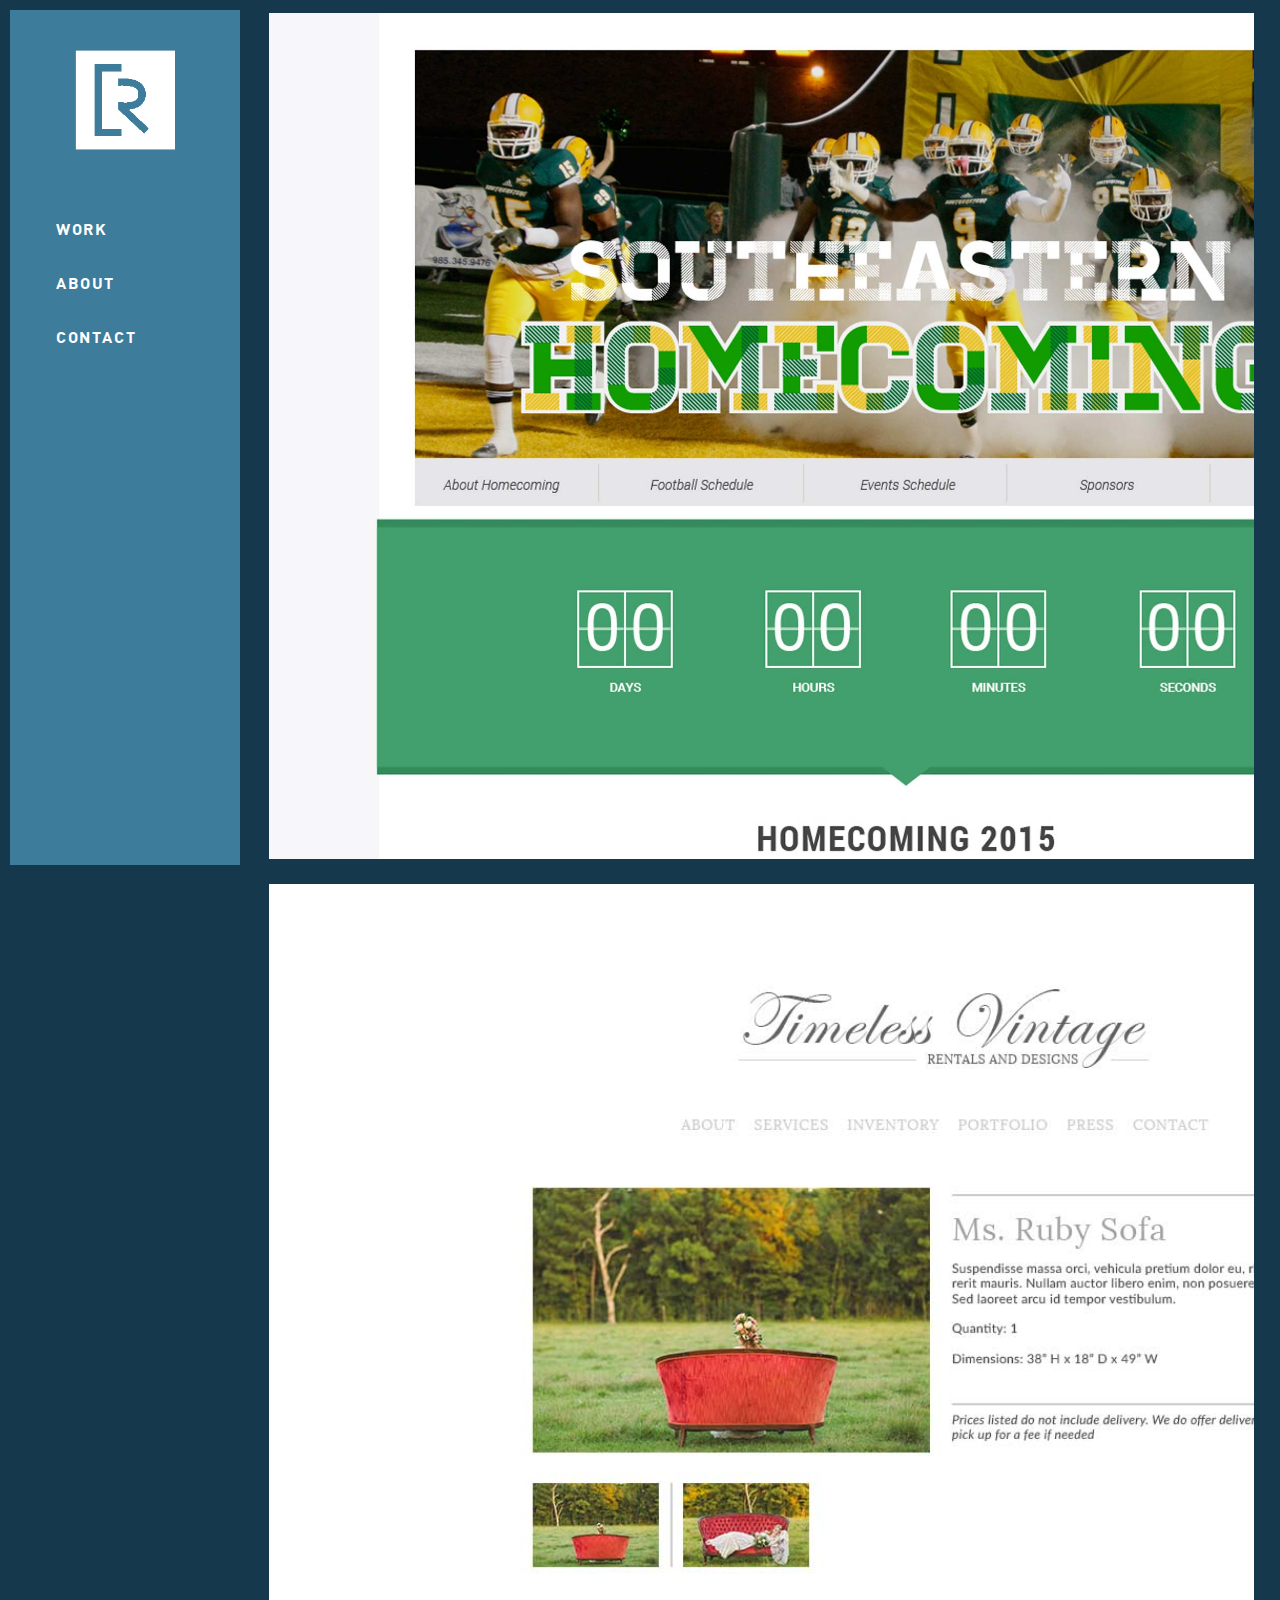
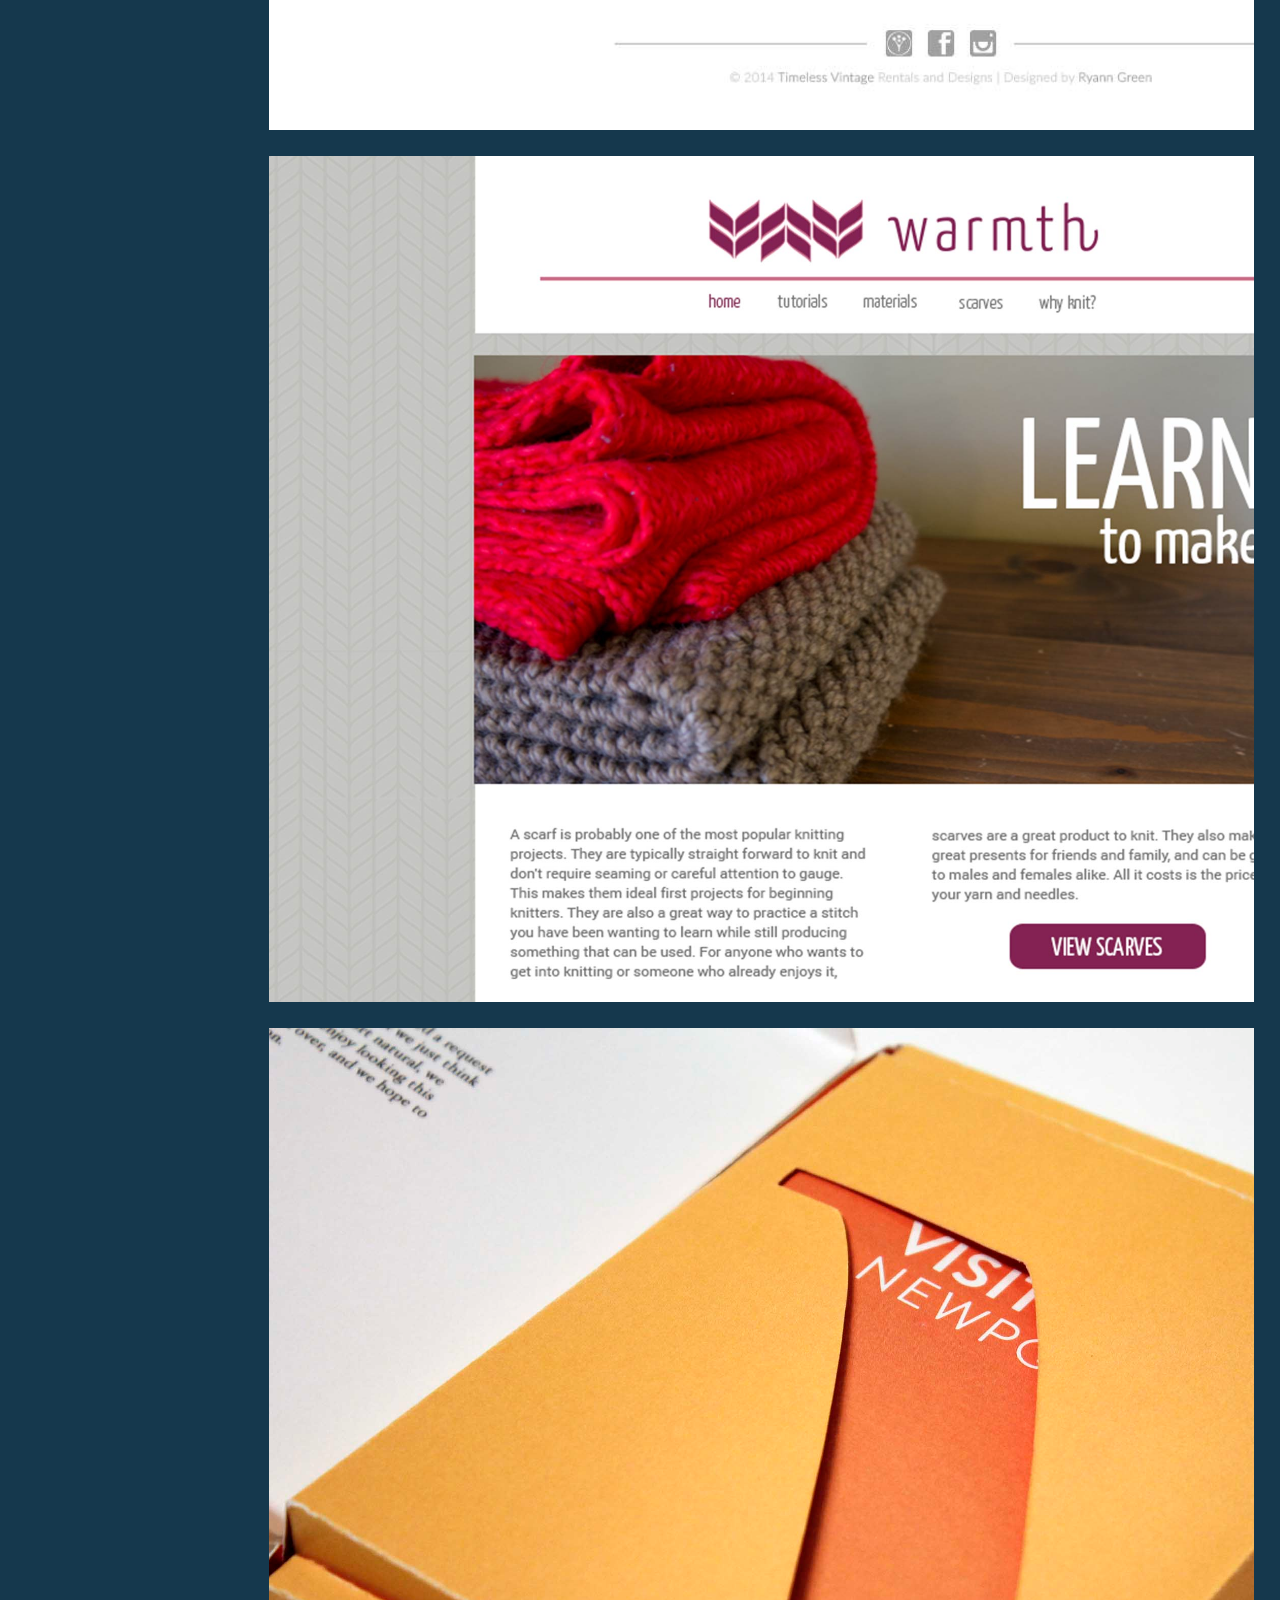
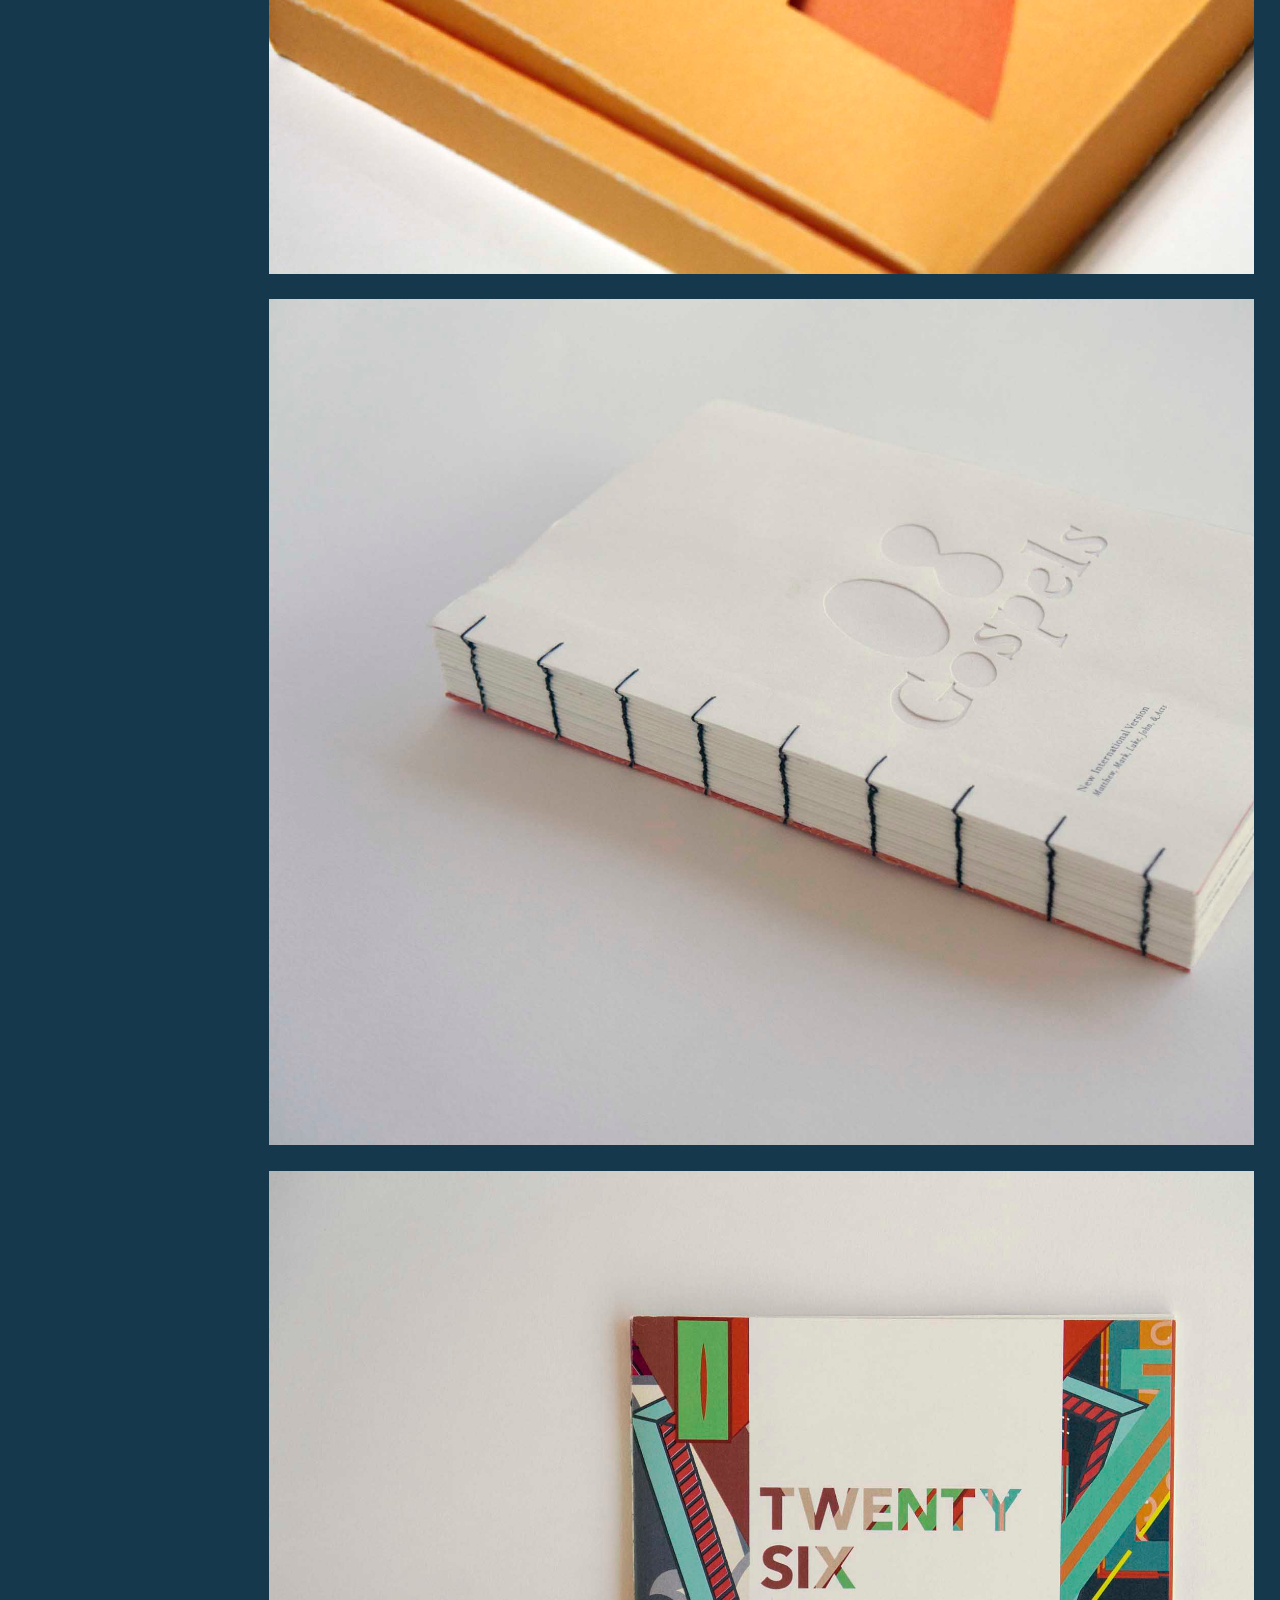
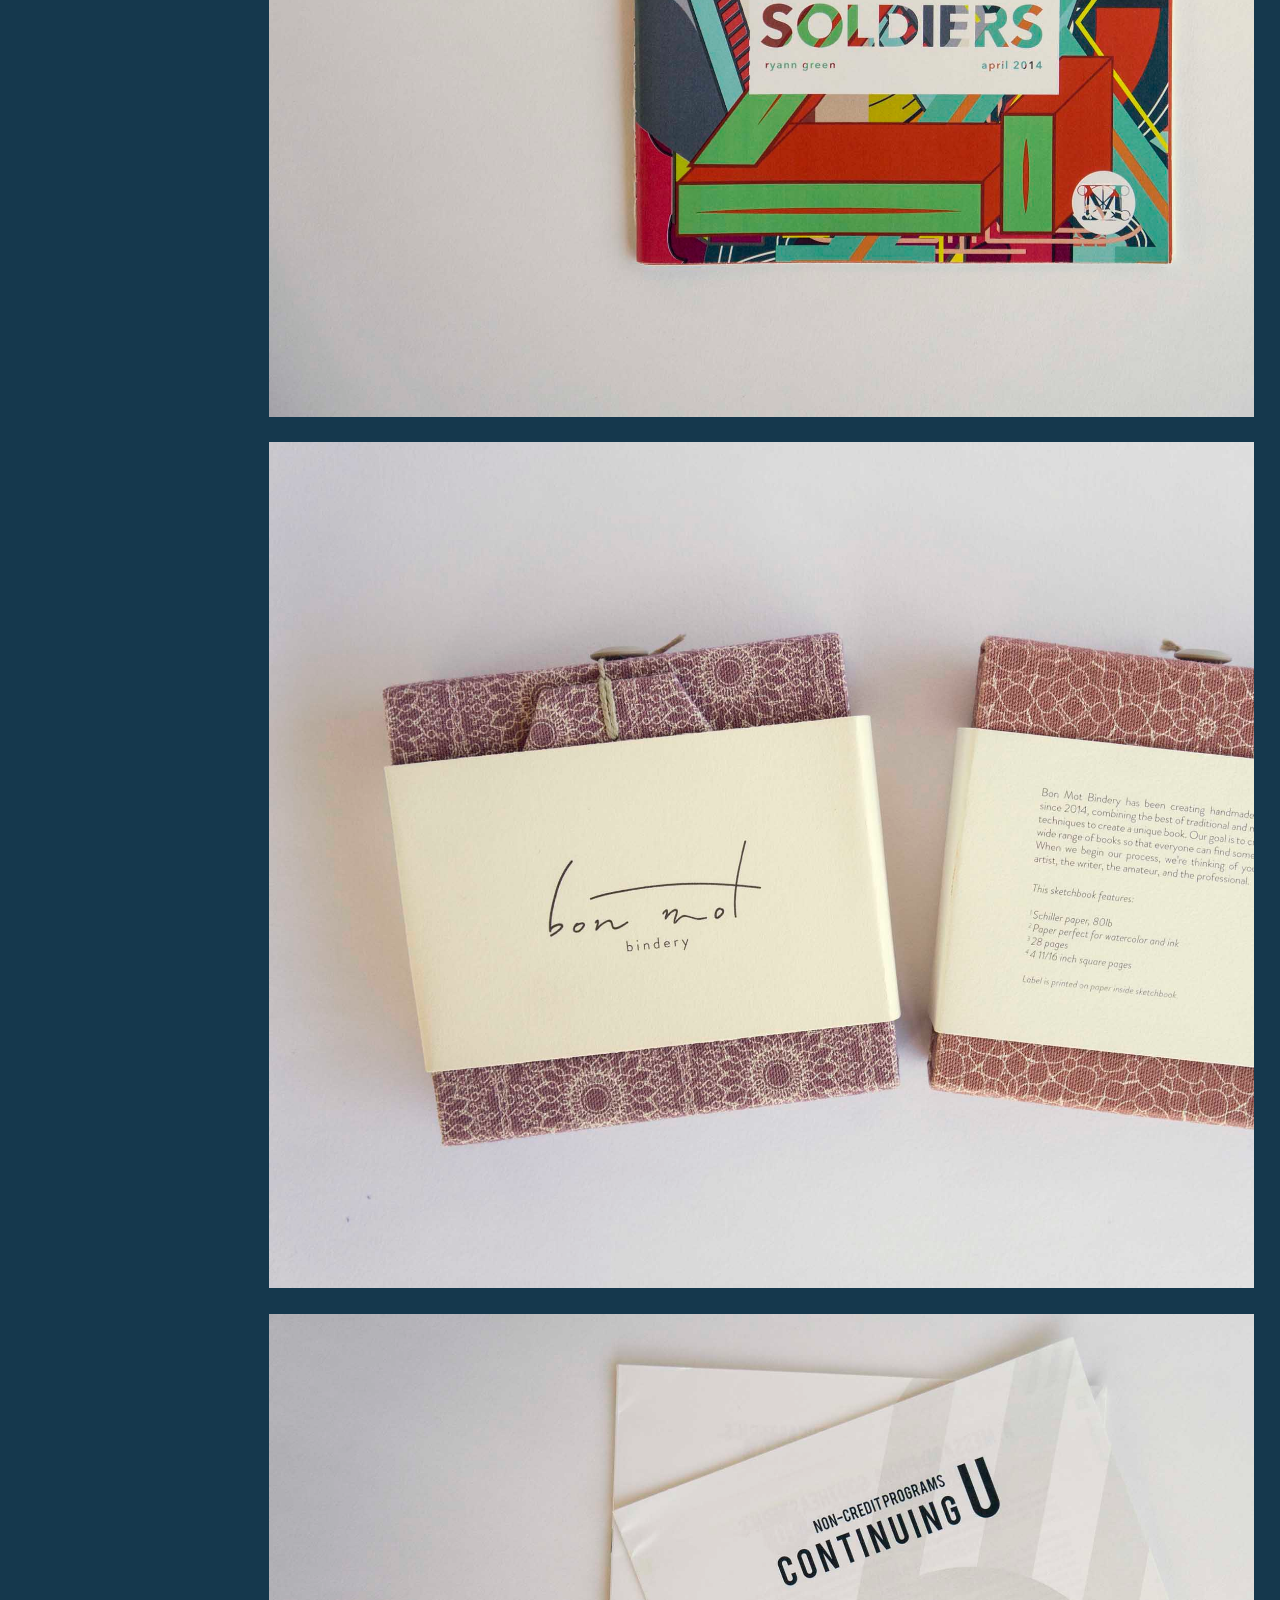
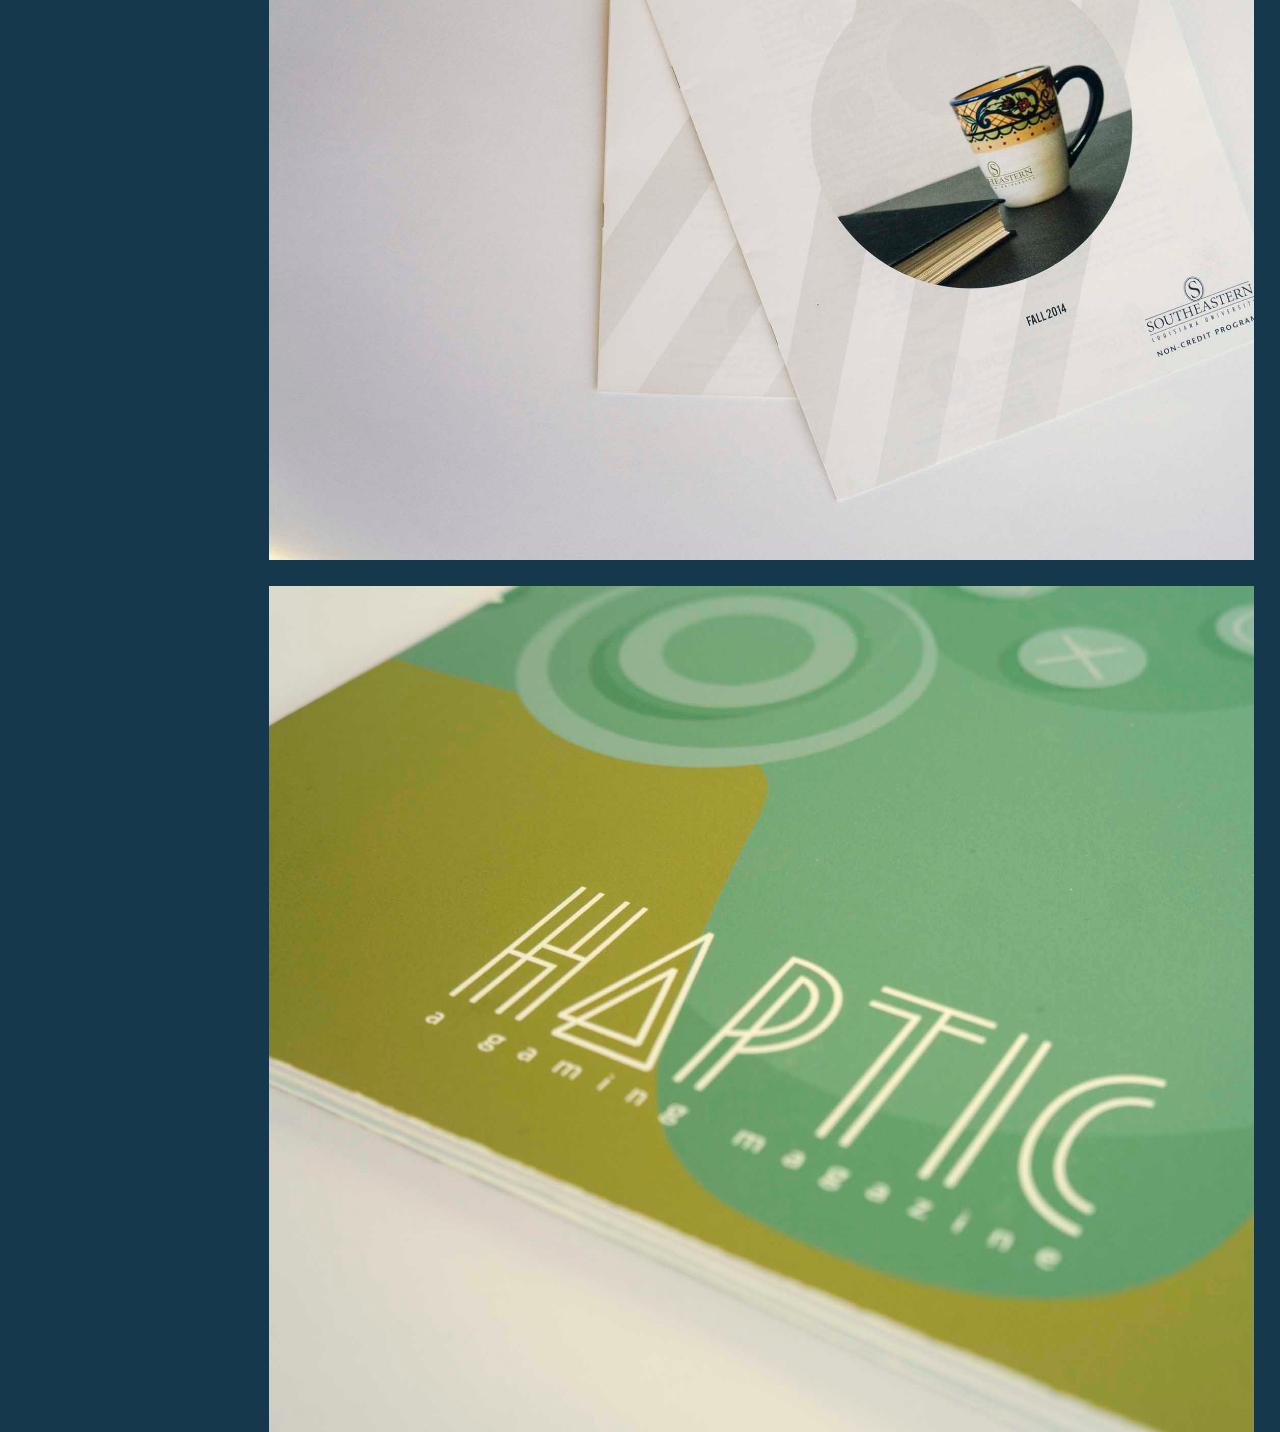
<file: index.html>
<!DOCTYPE html>
<html>

  <head>
    <meta charset="UTF-8">
    <meta name="viewport" content="width=device-width, height=device-height, initial-scale=1.0">
    <title>Ryann Green  |  Design + Develop</title>
    <link rel="icon" type="image/x-icon" href="favicon.ico" />
    <link rel="stylesheet" type="text/css" href="css/main.css">
    <meta name="keywords" content="Graphic Design, Design, Publication, Web Design, HTML, CSS, JavaScript, Wordpress, Baton Rouge, Louisiana, Freelance, Freelancer, Small Business, Local">
    <meta name="description" content="I am a graphic designer and web developer in the Baton Rouge/New Orleans area. I specialize in publication design and web sites for small businesses.">
    <meta name="author" content="Ryann Green">
    <link href='http://fonts.googleapis.com/css?family=Roboto:400,400italic' rel='stylesheet' type='text/css'>
    <script src="https://ajax.googleapis.com/ajax/libs/jquery/1.8.3/jquery.min.js"></script>
    <script>
  (function(i,s,o,g,r,a,m){i['GoogleAnalyticsObject']=r;i[r]=i[r]||function(){
  (i[r].q=i[r].q||[]).push(arguments)},i[r].l=1*new Date();a=s.createElement(o),
  m=s.getElementsByTagName(o)[0];a.async=1;a.src=g;m.parentNode.insertBefore(a,m)
  })(window,document,'script','//www.google-analytics.com/analytics.js','ga');

      ga('create', 'UA-59235137-1', 'auto');
      ga('send', 'pageview');

    </script>
    <!-- Hotjar Tracking Code for www.ryanngreen.com -->
	<script>
	    (function(h,o,t,j,a,r){
	        h.hj=h.hj||function(){(h.hj.q=h.hj.q||[]).push(arguments)};
	        h._hjSettings={hjid:103122,hjsv:5};
	        a=o.getElementsByTagName('head')[0];
	        r=o.createElement('script');r.async=1;
	        r.src=t+h._hjSettings.hjid+j+h._hjSettings.hjsv;
	        a.appendChild(r);
	    })(window,document,'//static.hotjar.com/c/hotjar-','.js?sv=');
	</script>

  </head>

  <body>

    <div class="sidebar slide-menu">
      <a href="index.html"><img class="logo" src="img/personallogo.png" alt="Ryann Green Logo" height="100px"></a>
      <nav id="menu">
        <ul>
          <li class="close-menu"><img src="img/close.png" alt="Close Menu"></li>
          <li><a href="index.html">Work</a></li>
          <li><a href="about.html">About</a></li>
          <li><a href="contact.php">Contact</a></li>
          <!-- <li><a href="blog.html">Blog</a></li>-->
        </ul>
      </nav>
    </div>
    <div id="menubar">
      <img class="toggle-slide" src="img/menu.png" alt="Menu">
    </div>

    <div class="module port">
      <figure class="effect">
        <a href="homecoming.html">
        <img class="work" src="img/homecominghome.jpg" alt="SLU Homecoming Site"></a>
        <figcaption>
          <h2>SLU Homecoming Site</h2>
          <p class="type">Website Design</p>
        </figcaption>
      </figure>
    </div>

    <div class="module port">
      <figure class="effect">
        <a href="timeless.html">
        <img class="work" src="img/timeitem.jpg" alt="Timeless Vintage Site"></a>
        <figcaption>
          <h2>Timeless Vintage</h2>
          <p class="type">Website Design + Development</p>
        </figcaption>
      </figure>
    </div>

    <div class="module port">
      <figure class="effect">
        <a href="warmth.html">
        <img class="work" src="img/warmthhome.jpg" alt="Warmth Site"></a>
        <figcaption>
          <h2>Warmth</h2>
          <p class="type">Website Design + Development</p>
        </figcaption>
      </figure>
    </div>

    <div class="module port">
      <figure class="effect">
        <a href="newport.html">
        <img class="work" src="img/newboxhalf.jpg" alt="Newport City Box"></a>
        <figcaption>
          <h2>Newport, MA</h2>
          <p class="type">Print Design, Logo Design, Branding, Environmental, Packaging</p>
        </figcaption>
      </figure>
    </div>

    <div class="module port">
      <figure class="effect">
        <a href="bible.html">
        <img class="work" src="img/biblecover.jpg" alt="Bible Rebind Cover"></a>
        <figcaption>
          <h2>Bible Volume</h2>
          <p class="type">Print Design, Typesetting, Pattern Design</p>
        </figcaption>
      </figure>
    </div>

    <div class="module port">
      <figure class="effect">
        <a href="soldiers.html">
        <img class="work" src="img/exhibcover.jpg" alt="Exhibition Cover"></a>
        <figcaption>
          <h2>Twenty Six Soldiers</h2>
          <p class="type">Print Design, Publication, Lettering</p>
        </figcaption>
      </figure>
    </div>

    <div class="module port">
      <figure class="effect">
        <a href="bon.html">
        <img class="work" src="img/bonlabels.jpg" alt="Bon Mot Book Bindery Labels"></a>
        <figcaption>
          <h2>Bon Mot Bindery</h2>
          <p class="type">Print Design, Packaging</p>
        </figcaption>
      </figure>
    </div>

    <div class="module port">
      <figure class="effect">
        <a href="contu.html">
        <img class="work" src="img/cucover.jpg" alt="Catalog Cover"></a>
        <figcaption>
          <h2>Continuing U</h2>
          <p class="type">Print Design, Publication</p>
        </figcaption>
      </figure>
    </div>

    <div class="module port">
      <figure class="effect">
        <a href="haptic.html">
        <img class="work" src="img/hapticcover.jpg" alt="Haptic Magazine Cover"></a>
        <figcaption>
          <h2>Haptic Gaming</h2>
          <p class="type">Print Design, Publication, Illustration</p>
        </figcaption>
      </figure>
    </div>

    <script>
      // Click on .toggle slide
        $(".toggle-slide").click(function() {
          // Change .sidebar left css to 0px
          $(".sidebar").css("left", "0px");
        });
      // Click on .close-menu
        $(".close-menu").click(function() {
          // Change .sidebar left css to -300px
          $(".sidebar").css("left", "-300px");
        });
    </script>

  </body>

</html>
</file>
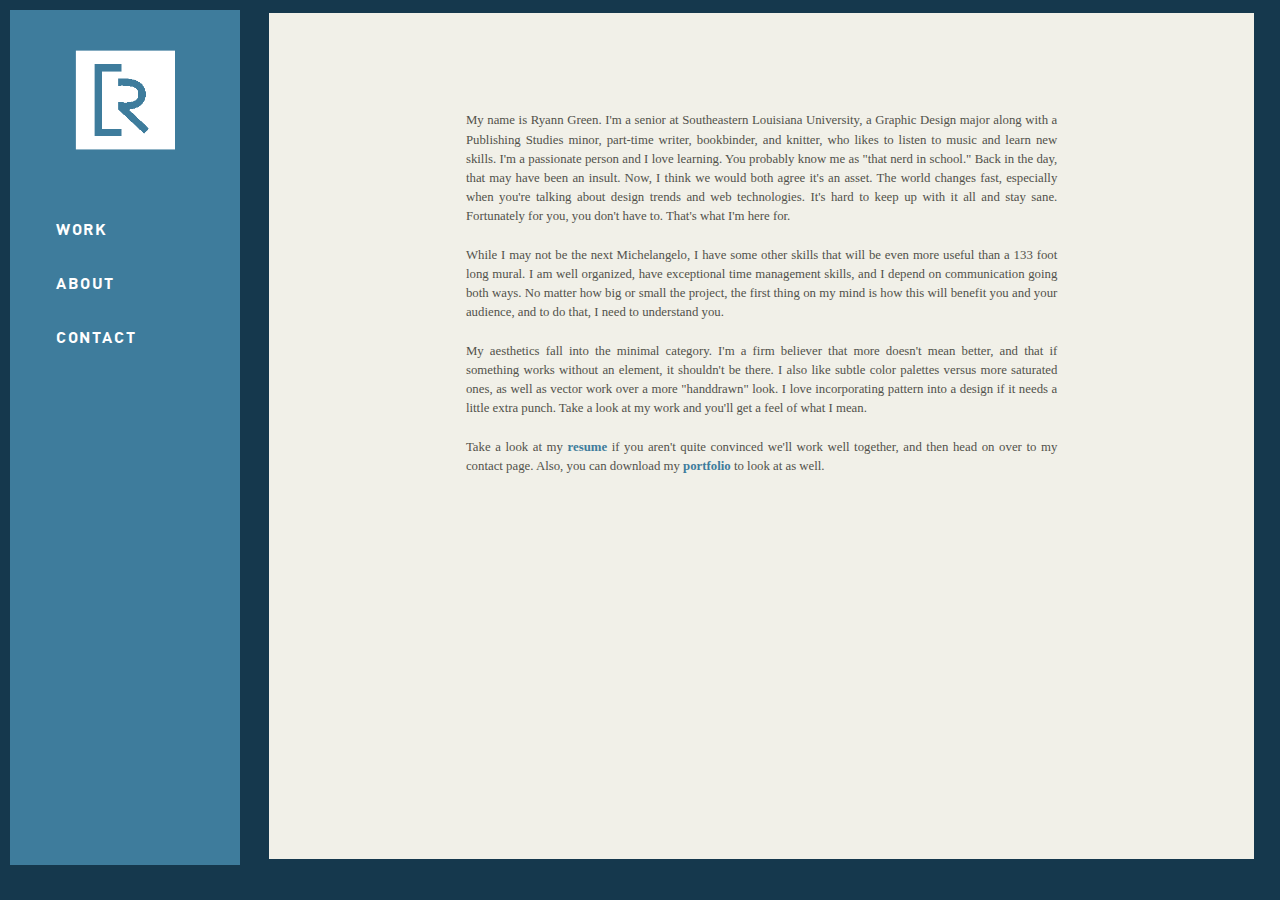
<file: about.html>
<!DOCTYPE html>
<html>
  
  <head>
    <meta charset="UTF-8">
    <meta name="viewport" content="width=device-width, height=device-height, initial-scale=1.0">
    <title>Ryann Green  |  Design + Develop</title>
    <link rel="icon" type="image/x-icon" href="favicon.ico" />
    <link rel="stylesheet" type="text/css" href="css/main.css">
    <meta name="keywords" content="Graphic Design, Design, Publication, Web Design, HTML, CSS, JavaScript, Wordpress, Baton Rouge, Louisiana, Freelance, Freelancer, Small Business, Local">
    <meta name="description" content="I am a graphic designer and web developer in the Baton Rouge/New Orleans area. I specialize in publication design and web sites for small businesses.">
    <meta name="author" content="Ryann Green">
    <script src="https://ajax.googleapis.com/ajax/libs/jquery/1.8.3/jquery.min.js"></script>
    <!-- Hotjar Tracking Code for www.ryanngreen.com -->
	<script>
	    (function(h,o,t,j,a,r){
	        h.hj=h.hj||function(){(h.hj.q=h.hj.q||[]).push(arguments)};
	        h._hjSettings={hjid:103122,hjsv:5};
	        a=o.getElementsByTagName('head')[0];
	        r=o.createElement('script');r.async=1;
	        r.src=t+h._hjSettings.hjid+j+h._hjSettings.hjsv;
	        a.appendChild(r);
	    })(window,document,'//static.hotjar.com/c/hotjar-','.js?sv=');
	</script>

  </head>
  
  <body>
    
    <div class="sidebar slide-menu">
      <a href="index.html"><img class="logo" src="img/personallogo.png" alt="Ryann Green Logo" height="100px"></a>
      <nav>
        <ul>
          <li class="close-menu"><img src="img/close.png" alt="Close Menu"></li>
          <li><a href="index.html">Work</a></li>
          <li><a href="about.html">About</a></li>
          <li><a href="contact.php">Contact</a></li>
          <!-- <li><a href="blog.html">Blog</a></li>-->
        </ul>
      </nav>
    </div>
    <div id="menubar">
      <img class="toggle-slide" src="img/menu.png" alt="Menu">
    </div>
    
    <div class="module about">
      <p>My name is Ryann Green. I'm a senior at Southeastern Louisiana University, a Graphic Design major along with a Publishing Studies minor, part-time writer, bookbinder, and knitter, who likes to listen to music and learn new skills. I'm a passionate person and I love learning. You probably know me as "that nerd in school." Back in the day, that may have been an insult. Now, I think we would both agree it's an asset. The world changes fast, especially when you're talking about design trends and web technologies. It's hard to keep up with it all and stay sane. Fortunately for you, you don't have to. That's what I'm here for. <br><br>
      While I may not be the next Michelangelo, I have some other skills that will be even more useful than a 133 foot long mural. I am well organized, have exceptional time management skills, and I depend on communication going both ways. No matter how big or small the project, the first thing on my mind is how this will benefit you and your audience, and to do that, I need to understand you. <br><br>
      My aesthetics fall into the minimal category. I'm a firm believer that more doesn't mean better, and that if something works without an element, it shouldn't be there. I also like subtle color palettes versus more saturated ones, as well as vector work over a more "handdrawn" look. I love incorporating pattern into a design if it needs a little extra punch. Take a look at my work and you'll get a feel of what I mean. <br><br>
        Take a look at my <a href="img/rgresume.pdf"><strong>resume</strong></a> if you aren't quite convinced we'll work well together, and then head on over to my contact page. Also, you can download my <a href="img/portfolio.pdf"><strong>portfolio</strong></a> to look at as well. </p>
    </div>
    
    <script>
      // Click on .toggle slide
        $(".toggle-slide").click(function() {
          // Change .sidebar left css to 0px
          $(".sidebar").css("left", "0px");
        });
      // Click on .close-menu
        $(".close-menu").click(function() {
          // Change .sidebar left css to -300px
          $(".sidebar").css("left", "-300px");
        });
    </script>
    
  </body>
  
</html>
</file>
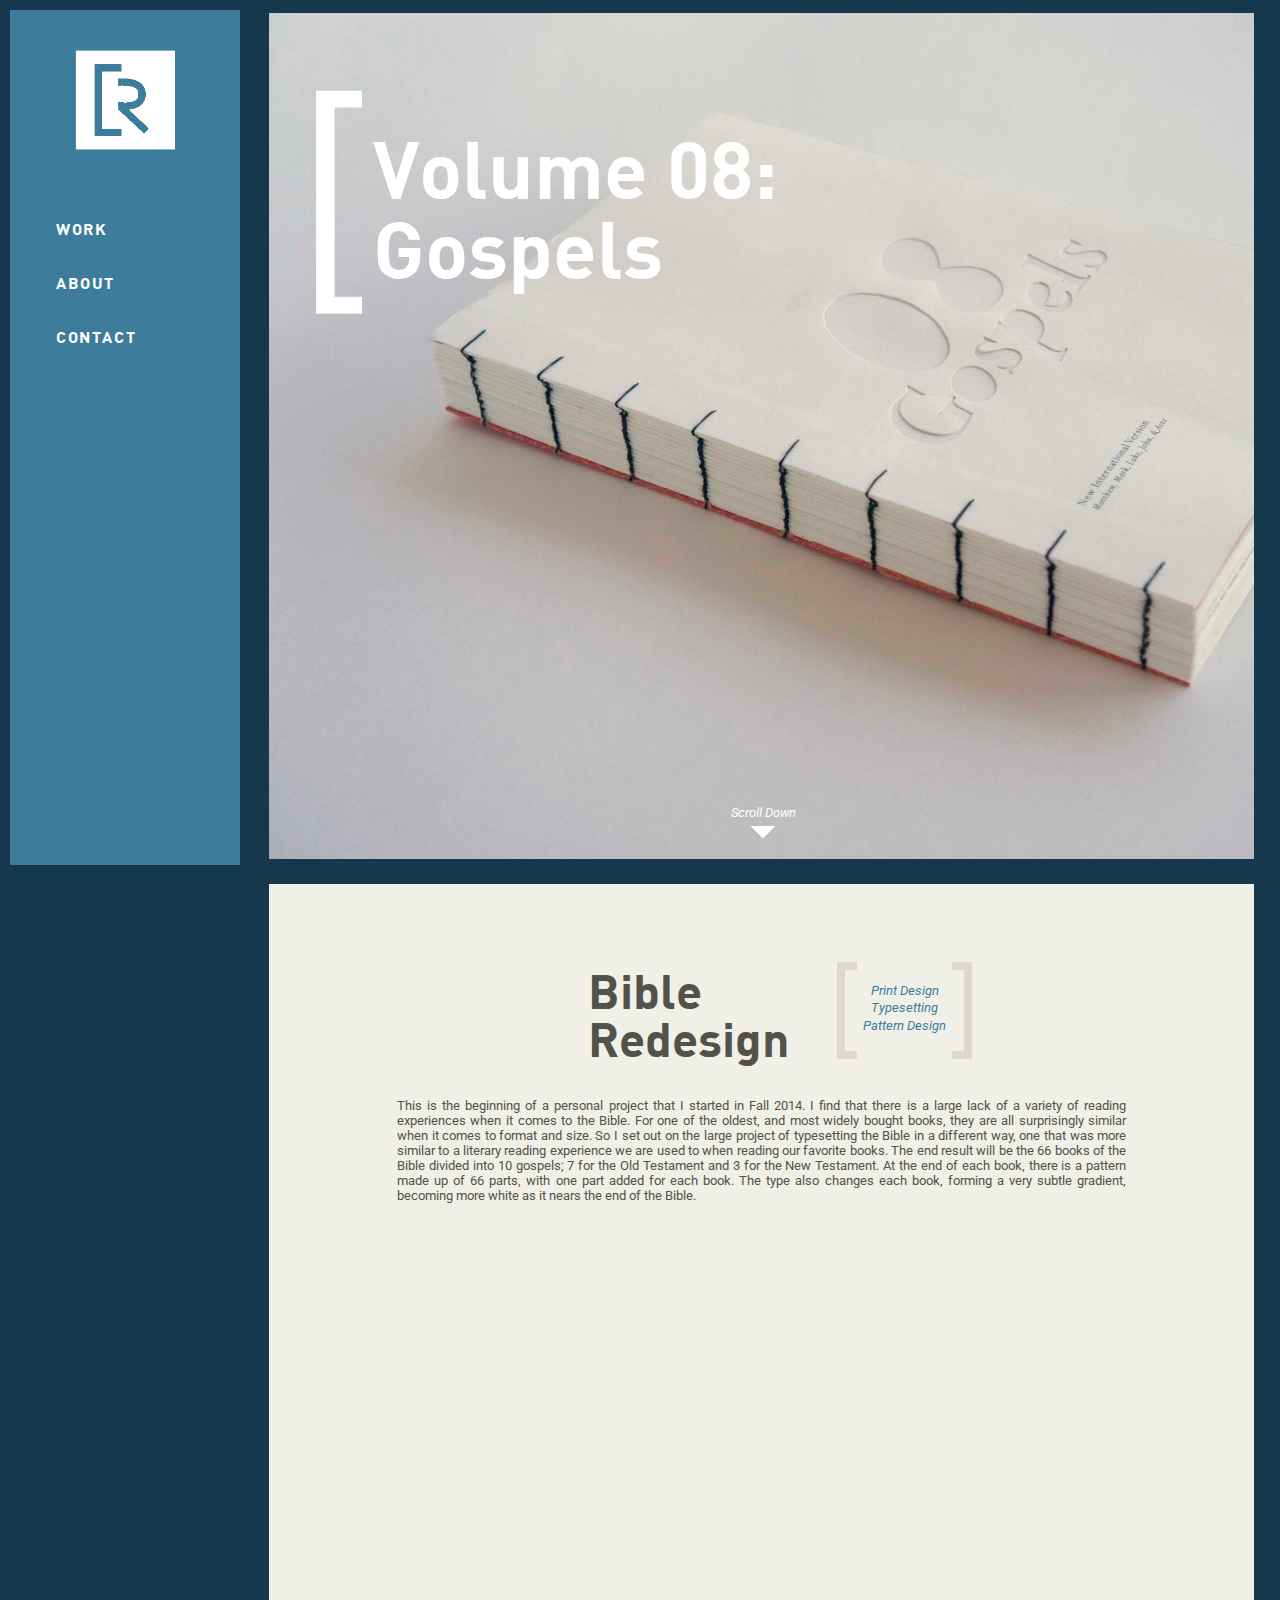
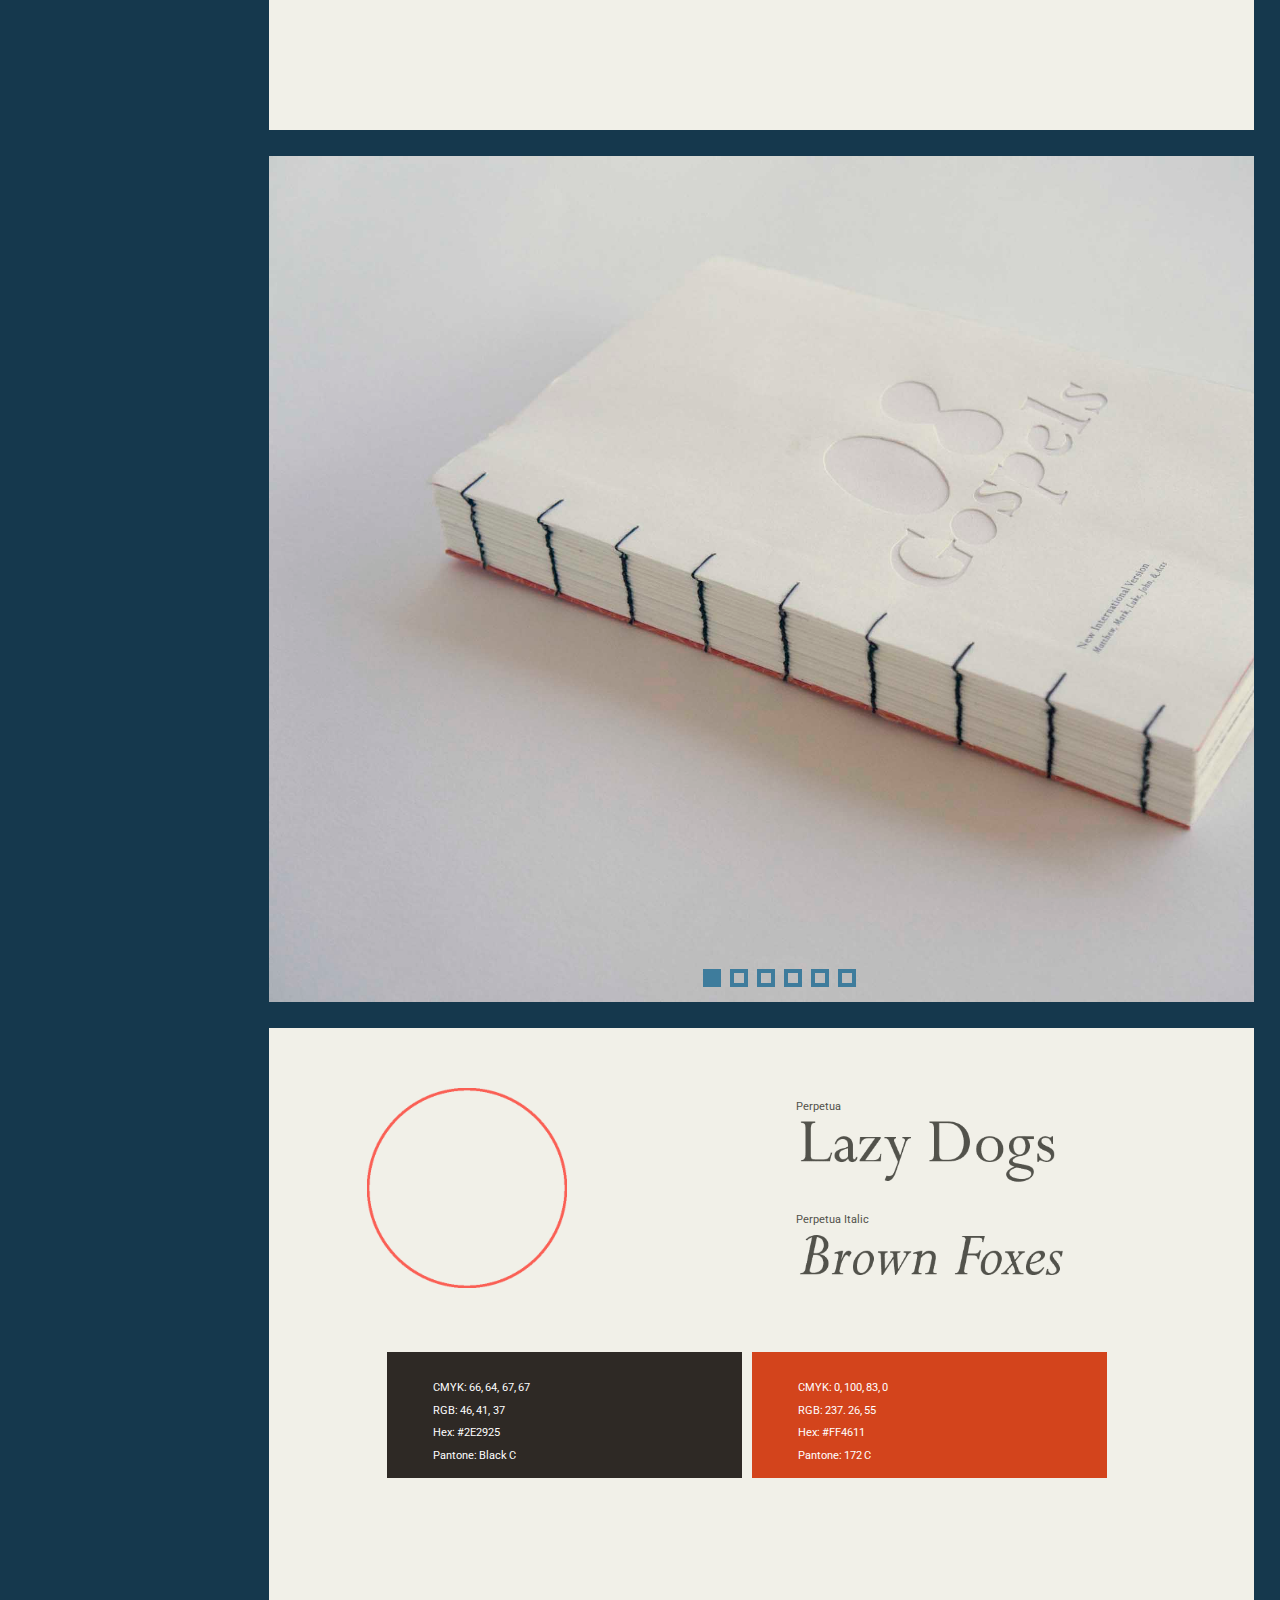
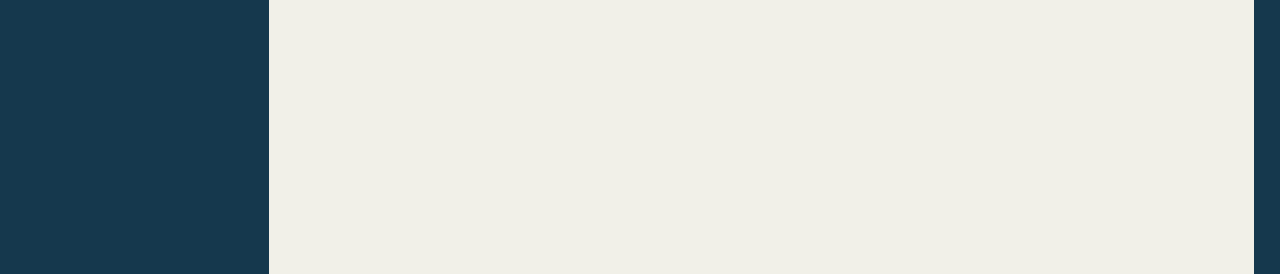
<file: bible.html>
<!DOCTYPE html>
<html>
  
  <head>
    <meta charset="UTF-8">
    <meta name="viewport" content="width=device-width, height=device-height, initial-scale=1.0">
    <title>Ryann Green  |  Design + Develop</title>
    <link rel="icon" type="image/x-icon" href="favicon.ico" />
    <link rel="stylesheet" type="text/css" href="css/main.css">
    <meta name="keywords" content="Graphic Design, Design, Publication, Web Design, HTML, CSS, JavaScript, Wordpress, Baton Rouge, Louisiana, Freelance, Freelancer, Small Business, Local">
    <meta name="description" content="I am a graphic designer and web developer in the Baton Rouge/New Orleans area. I specialize in publication design and web sites for small businesses.">
    <meta name="author" content="Ryann Green">
    <link href='http://fonts.googleapis.com/css?family=Roboto:400,400italic' rel='stylesheet' type='text/css'>
    <script src="https://ajax.googleapis.com/ajax/libs/jquery/1.8.3/jquery.min.js"></script>
    <script>
  (function(i,s,o,g,r,a,m){i['GoogleAnalyticsObject']=r;i[r]=i[r]||function(){
  (i[r].q=i[r].q||[]).push(arguments)},i[r].l=1*new Date();a=s.createElement(o),
  m=s.getElementsByTagName(o)[0];a.async=1;a.src=g;m.parentNode.insertBefore(a,m)
  })(window,document,'script','//www.google-analytics.com/analytics.js','ga');

      ga('create', 'UA-59235137-1', 'auto');
      ga('send', 'pageview');

    </script>
  </head>
  
  <body>
    
    <div class="sidebar slide-menu">
      <a href="index.html"><img class="logo" src="img/personallogo.png" alt="Ryann Green Logo" height="100px"></a>
      <nav>
        <ul>
          <li class="close-menu"><img src="img/close.png" alt="Close Menu"></li>
          <li><a href="index.html">Work</a></li>
          <li><a href="about.html">About</a></li>
          <li><a href="contact.php">Contact</a></li>
          <!-- <li><a href="blog.html">Blog</a></li>-->
        </ul>
      </nav>
    </div>
    <div id="menubar">
      <img class="toggle-slide" src="img/menu.png" alt="Menu">
    </div>
    
    <div class="module main">
      <img class="intro" src="img/biblecover.jpg" alt="Volume 8: Gospels">
      <div class="title">
        <ul>
          <li><img src="img/bracket.png" alt="Bracket" height="90%"></li>
          <li class="company">Volume 08:<br> Gospels</li>
        </ul>
      </div>
      <div class="scroll">
        <p>Scroll Down</p>
        <img src="img/scroll.png" alt="Arrow">
      </div>
    </div>
    
    <div class="module project">
      <div class="project-info">
        <ul>
          <li class="proj-logo">Bible<br> Redesign</li>
          <li><img src="img/brackleft.png"></li>
            <ul class="skills">
              <li>Print Design</li>
              <li>Typesetting</li>
              <li>Pattern Design</li>
            </ul>
          <li><img src="img/brackright.png"></li>
        </ul>
      </div>
      <p>This is the beginning of a personal project that I started in Fall 2014. I find that there is a large lack of a variety of reading experiences when it comes to the Bible. For one of the oldest, and most widely bought books, they are all surprisingly similar when it comes to format and size. So I set out on the large project of typesetting the Bible in a different way, one that was more similar to a literary reading experience we are used to when reading our favorite books. The end result will be the 66 books of the Bible divided into 10 gospels; 7 for the Old Testament and 3 for the New Testament. At the end of each book, there is a pattern made up of 66 parts, with one part added for each book. The type also changes each book, forming a very subtle gradient, becoming more white as it nears the end of the Bible. </p>
    </div>
    
    <div class="module slideshow">
      <img id="1" class="active" src="img/biblecover.jpg" alt="Cover of Bible"/>
      <img id="2" src="img/biblechapter.jpg" alt="Chapter Beginning"/>
      <img id="3" src="img/biblenumbers.jpg" alt="Page Numbers"/>
      <img id="4" src="img/bibleopen.jpg" alt="Open Bible"/> 
      <img id="5" src="img/biblered.jpg" alt="Book Preface"/> 
      <img id="6" src="img/bibleback.jpg" alt="Back Cover of Bible"/>
      <ul class="slideshow-select">
        <li><div class="active button but1"></div></li>
        <li><div class="button but2"></div></li>
        <li><div class="button but3"></div></li>
        <li><div class="button but4"></div></li>
        <li><div class="button but5"></div></li>
        <li><div class="button but6"></div></li>
      </ul>
    </div>
    
    <div class="module wrap_up">
      <div class="image extras">
        <img src="img/biblepattern.gif" alt="Bible Pattern" style="max-height:200px; max-width: 200px;">
      </div>
      
      <div class="typeface extras">
        <ul>
          <li>Perpetua<br>
            <img src="img/perp.png"></li>
          <li>Perpetua Italic<br>
            <img src="img/perpital.png"></li>
        </ul>
      </div>
      
      <div class="s1-2 color" style="background: #2E2925;">
      <p>CMYK: 66, 64, 67, 67<br>
        RGB: 46, 41, 37<br>
        Hex: #2E2925<br>
        Pantone: Black C</p>
      </div>
      <div class="s2-2 color" style="background: #D3441C;">
      <p>CMYK: 0, 100, 83, 0<br>
        RGB: 237. 26, 55<br>
        Hex: #FF4611<br>
        Pantone: 172 C</p>
      </div>
    </div>
    
    
    <script>
      // on click of button with class
      $(".but1").click(function() {
        // remove .active for unclicked
        $(".button").removeClass("active");
        $(".slideshow img").removeClass("active");
        // change css for button clicked
        $(".but1").addClass("active");
        // change z-index of image with class
        $("#1").addClass("active");
      });
      $(".but2").click(function() {
        $(".button").removeClass("active");
        $(".slideshow img").removeClass("active");
        $(".but2").addClass("active");
        $("#2").addClass("active");
      });
      $(".but3").click(function() {
        $(".button").removeClass("active");
        $(".slideshow img").removeClass("active");
        $(".but3").addClass("active");
        $("#3").addClass("active");
      });
      $(".but4").click(function() {
        $(".button").removeClass("active");
        $(".slideshow img").removeClass("active");
        $(".but4").addClass("active");
        $("#4").addClass("active");
      });
      $(".but5").click(function() {
        $(".button").removeClass("active");
        $(".slideshow img").removeClass("active");
        $(".but5").addClass("active");
        $("#5").addClass("active");
      });
      $(".but6").click(function() {
        $(".button").removeClass("active");
        $(".slideshow img").removeClass("active");
        $(".but6").addClass("active");
        $("#6").addClass("active");
      });
      
      // Click on .toggle slide
        $(".toggle-slide").click(function() {
          // Change .sidebar left css to 0px
          $(".sidebar").css("left", "0px");
        });
      // Click on .close-menu
        $(".close-menu").click(function() {
          // Change .sidebar left css to -300px
          $(".sidebar").css("left", "-300px");
        });
    </script>
    
  </body>
  
</html>
</file>
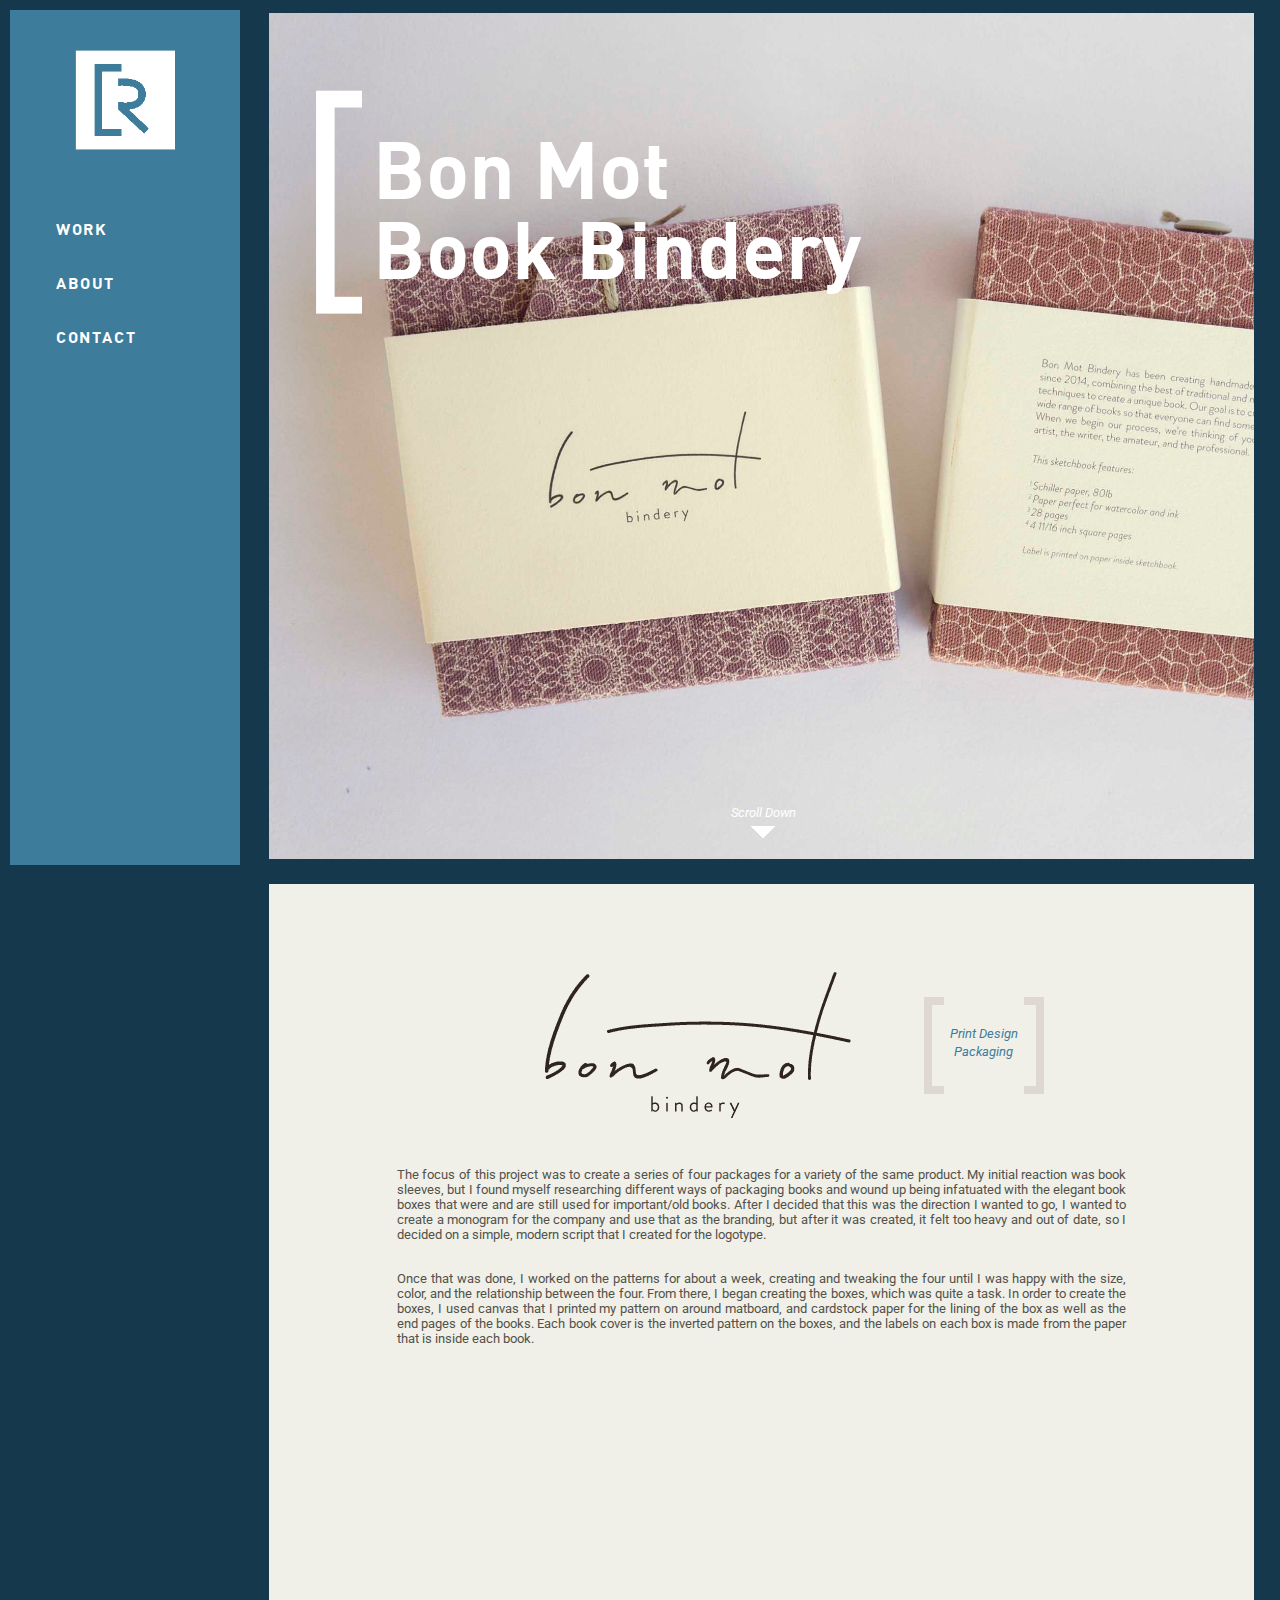
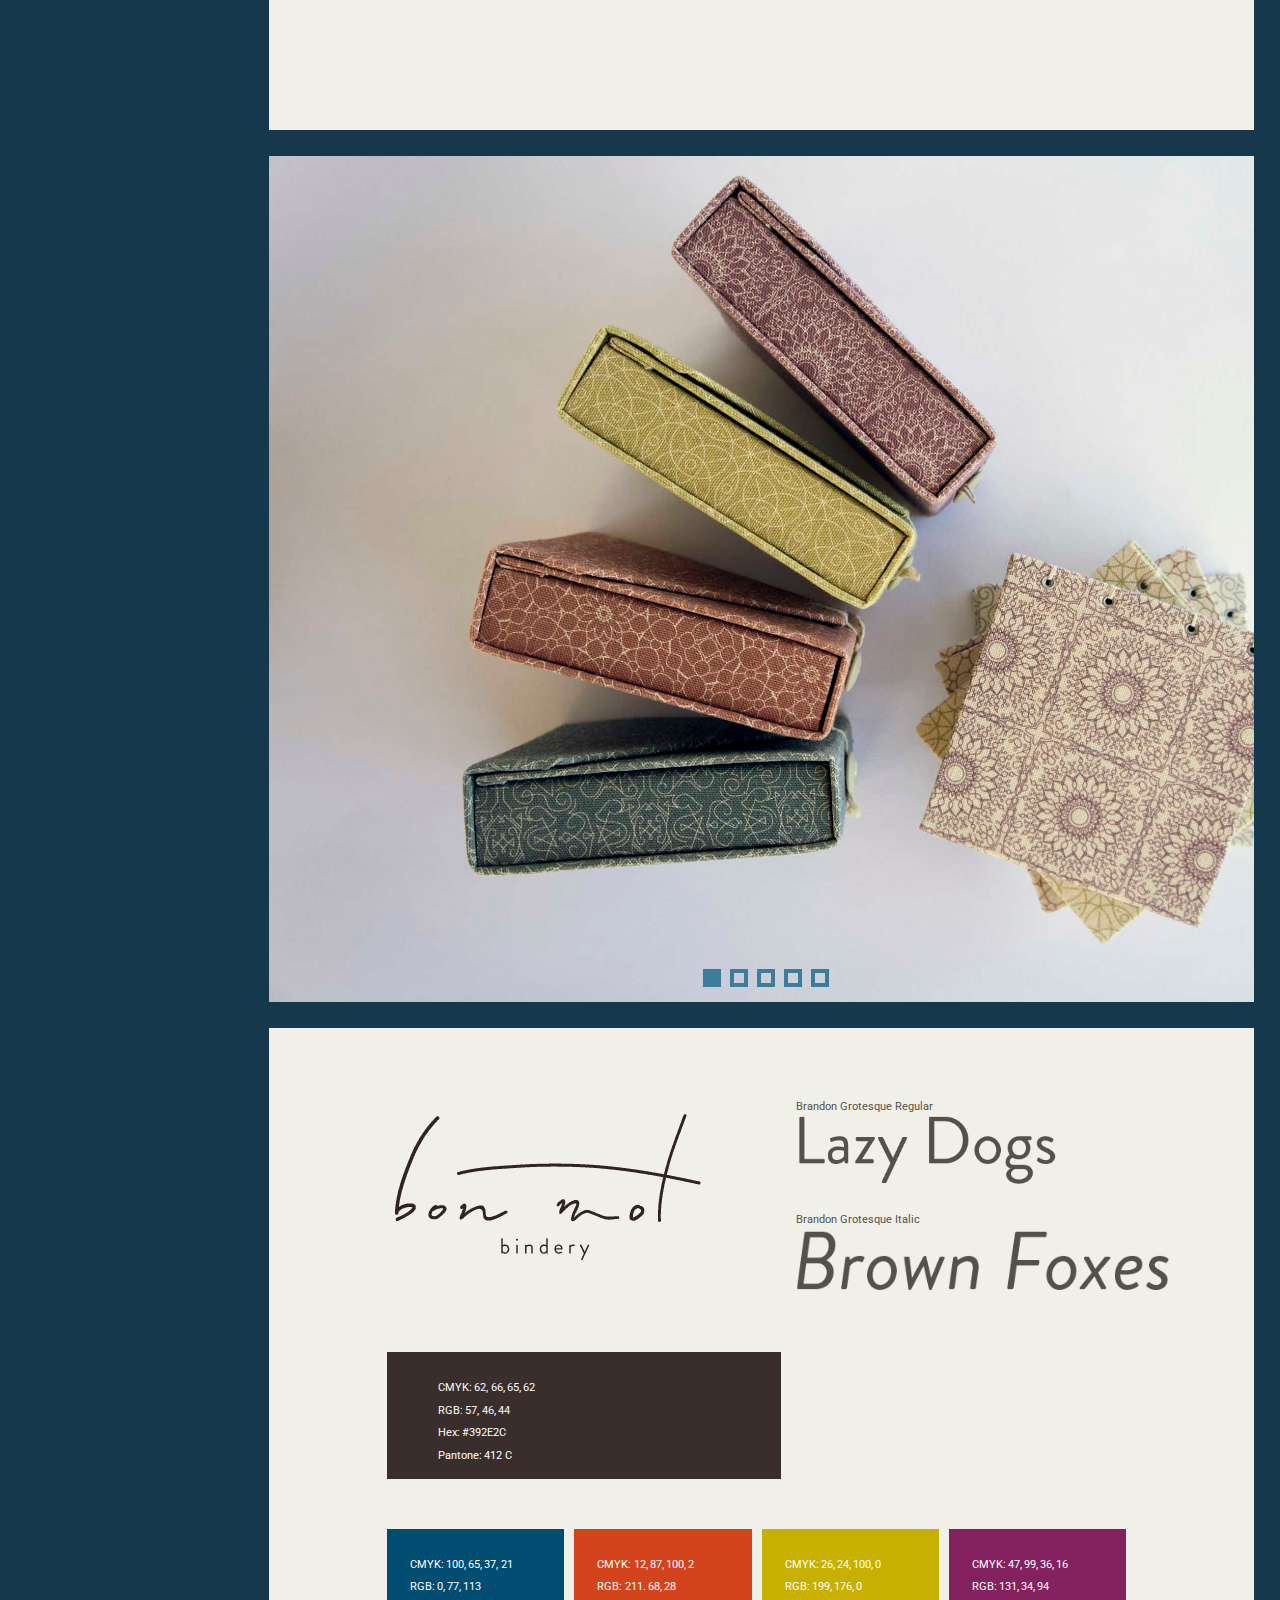
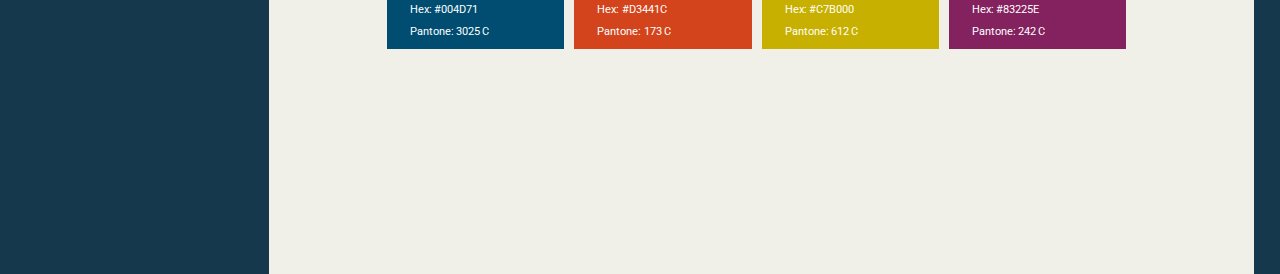
<file: bon.html>
<!DOCTYPE html>
<html>
  
  <head>
    <meta charset="UTF-8">
    <meta name="viewport" content="width=device-width, height=device-height, initial-scale=1.0">
    <title>Ryann Green  |  Design + Develop</title>
    <link rel="icon" type="image/x-icon" href="favicon.ico" />
    <link rel="stylesheet" type="text/css" href="css/main.css">
    <meta name="keywords" content="Graphic Design, Design, Publication, Web Design, HTML, CSS, JavaScript, Wordpress, Baton Rouge, Louisiana, Freelance, Freelancer, Small Business, Local">
    <meta name="description" content="I am a graphic designer and web developer in the Baton Rouge/New Orleans area. I specialize in publication design and web sites for small businesses.">
    <meta name="author" content="Ryann Green">
    <link href='http://fonts.googleapis.com/css?family=Roboto:400,400italic' rel='stylesheet' type='text/css'>
    <script src="https://ajax.googleapis.com/ajax/libs/jquery/1.8.3/jquery.min.js"></script>
    <script>
  (function(i,s,o,g,r,a,m){i['GoogleAnalyticsObject']=r;i[r]=i[r]||function(){
  (i[r].q=i[r].q||[]).push(arguments)},i[r].l=1*new Date();a=s.createElement(o),
  m=s.getElementsByTagName(o)[0];a.async=1;a.src=g;m.parentNode.insertBefore(a,m)
  })(window,document,'script','//www.google-analytics.com/analytics.js','ga');

      ga('create', 'UA-59235137-1', 'auto');
      ga('send', 'pageview');

    </script>
  </head>
  
  <body>
    
    <div class="sidebar slide-menu">
      <a href="index.html"><img class="logo" src="img/personallogo.png" alt="Ryann Green Logo" height="100px"></a>
      <nav>
        <ul>
          <li class="close-menu"><img src="img/close.png" alt="Close Menu"></li>
          <li><a href="index.html">Work</a></li>
          <li><a href="about.html">About</a></li>
          <li><a href="contact.php">Contact</a></li>
          <!-- <li><a href="blog.html">Blog</a></li>-->
        </ul>
      </nav>
    </div>
    <div id="menubar">
      <img class="toggle-slide" src="img/menu.png" alt="Menu">
    </div>
    
    <div class="module main">
      <img class="intro" src="img/bonlabels.jpg" alt="Bon Mot Book Bindery Labels">
      <div class="title">
        <ul>
          <li><img src="img/bracket.png" alt="Bracket" height="90%"></li>
          <li class="company">Bon Mot<br> Book Bindery</li>
        </ul>
      </div>
      <div class="scroll">
        <p>Scroll Down</p>
        <img src="img/scroll.png" alt="Arrow">
      </div>
    </div>
    
    <div class="module project">
      <div class="project-info">
        <ul>
          <li class="proj-logo"><img src="img/bonlogo.png" alt="Bon Mot Logo"></li>
          <li><img src="img/brackleft.png"></li>
            <ul class="skills">
              <li>Print Design</li>
              <li>Packaging</li>
            </ul>
          <li><img src="img/brackright.png"></li>
        </ul>
      </div>
      <p>The focus of this project was to create a series of four packages for a variety of the same product. My initial reaction was book sleeves, but I found myself researching different ways of packaging books and wound up being infatuated with the elegant book boxes that were and are still used for important/old books. After I decided that this was the direction I wanted to go, I wanted to create a monogram for the company and use that as the branding, but after it was created, it felt too heavy and out of date, so I decided on a simple, modern script that I created for the logotype. </p>
      <p class="project">Once that was done, I worked on the patterns for about a week, creating and tweaking the four until I was happy with the size, color, and the relationship between the four. From there, I began creating the boxes, which was quite a task. In order to create the boxes, I used canvas that I printed my pattern on around matboard, and cardstock paper for the lining of the box as well as the end pages of the books. Each book cover is the inverted pattern on the boxes, and the labels on each box is made from the paper that is inside each book. </p>
    </div>
    
    <div class="module slideshow">
      <img id="1" class="active" src="img/bonall.jpg" alt="All Boxes"/>
      <img id="2" src="img/bonboxes.jpg" alt="Bon Mot Boxes"/>
      <img id="3" src="img/bonlabels.jpg" alt="Bon Mot Labels"/>
      <img id="4" src="img/bonopen.jpg" alt="Bon Mot Box Open"/> 
      <img id="5" src="img/bonstacked.jpg" alt="Bon Mot Boxes Stacked"/>
      <ul class="slideshow-select">
        <li><div class="active button but1"></div></li>
        <li><div class="button but2"></div></li>
        <li><div class="button but3"></div></li>
        <li><div class="button but4"></div></li>
        <li><div class="button but5"></div></li>
      </ul>
    </div>
    
    <div class="module wrap_up">
      <div class="image extras">
        <img src="img/bonlogo.png" alt="Bon Mot Logo">
      </div>
      
      <div class="typeface extras">
        <ul>
          <li>Brandon Grotesque Regular<br>
            <img src="img/brandonreg.png"></li>
          <li>Brandon Grotesque Italic<br>
            <img src="img/brandonital.png"></li>
        </ul>
      </div>
      
      <div class="m1-3 color" style="background: #392E2C;">
        <p>CMYK: 62, 66, 65, 62<br>
          RGB: 57, 46, 44<br>
          Hex: #392E2C<br>
          Pantone: 412 C</p>
      </div>
      <div class="m2-3 color" style="background: #60504C;"></div>
      <div class="m3-3 color" style="background: #877873;"></div>
      
      <br>
      
      <div class="s1-4 color" style="background: #004D71;">
      <p>CMYK: 100, 65, 37, 21<br>
        RGB: 0, 77, 113<br>
        Hex: #004D71<br>
        Pantone: 3025 C</p>
      </div>
      <div class="s2-4 color" style="background: #D3441C;">
      <p>CMYK: 12, 87, 100, 2<br>
        RGB: 211. 68, 28<br>
        Hex: #D3441C<br>
        Pantone: 173 C</p>
      </div>
      <div class="s3-4 color" style="background: #C7B000;">
      <p>CMYK: 26, 24, 100, 0<br>
        RGB: 199, 176, 0<br>
        Hex: #C7B000<br>
        Pantone: 612 C</p>
      </div>
      <div class="s4-4 color" style="background: #83225E;">
      <p>CMYK: 47, 99, 36, 16<br>
        RGB: 131, 34, 94<br>
        Hex: #83225E<br>
        Pantone: 242 C</p>
      </div>
    </div>
    
    
    <script>
      // on click of button with class
      $(".but1").click(function() {
        // remove .active for unclicked
        $(".button").removeClass("active");
        $(".slideshow img").removeClass("active");
        // change css for button clicked
        $(".but1").addClass("active");
        // change z-index of image with class
        $("#1").addClass("active");
      });
      $(".but2").click(function() {
        $(".button").removeClass("active");
        $(".slideshow img").removeClass("active");
        $(".but2").addClass("active");
        $("#2").addClass("active");
      });
      $(".but3").click(function() {
        $(".button").removeClass("active");
        $(".slideshow img").removeClass("active");
        $(".but3").addClass("active");
        $("#3").addClass("active");
      });
      $(".but4").click(function() {
        $(".button").removeClass("active");
        $(".slideshow img").removeClass("active");
        $(".but4").addClass("active");
        $("#4").addClass("active");
      });
      $(".but5").click(function() {
        $(".button").removeClass("active");
        $(".slideshow img").removeClass("active");
        $(".but5").addClass("active");
        $("#5").addClass("active");
      });
      $(".but6").click(function() {
        $(".button").removeClass("active");
        $(".slideshow img").removeClass("active");
        $(".but6").addClass("active");
        $("#6").addClass("active");
      });
      
      // Click on .toggle slide
        $(".toggle-slide").click(function() {
          // Change .sidebar left css to 0px
          $(".sidebar").css("left", "0px");
        });
      // Click on .close-menu
        $(".close-menu").click(function() {
          // Change .sidebar left css to -300px
          $(".sidebar").css("left", "-300px");
        });
    </script>
    
  </body>
  
</html>
</file>
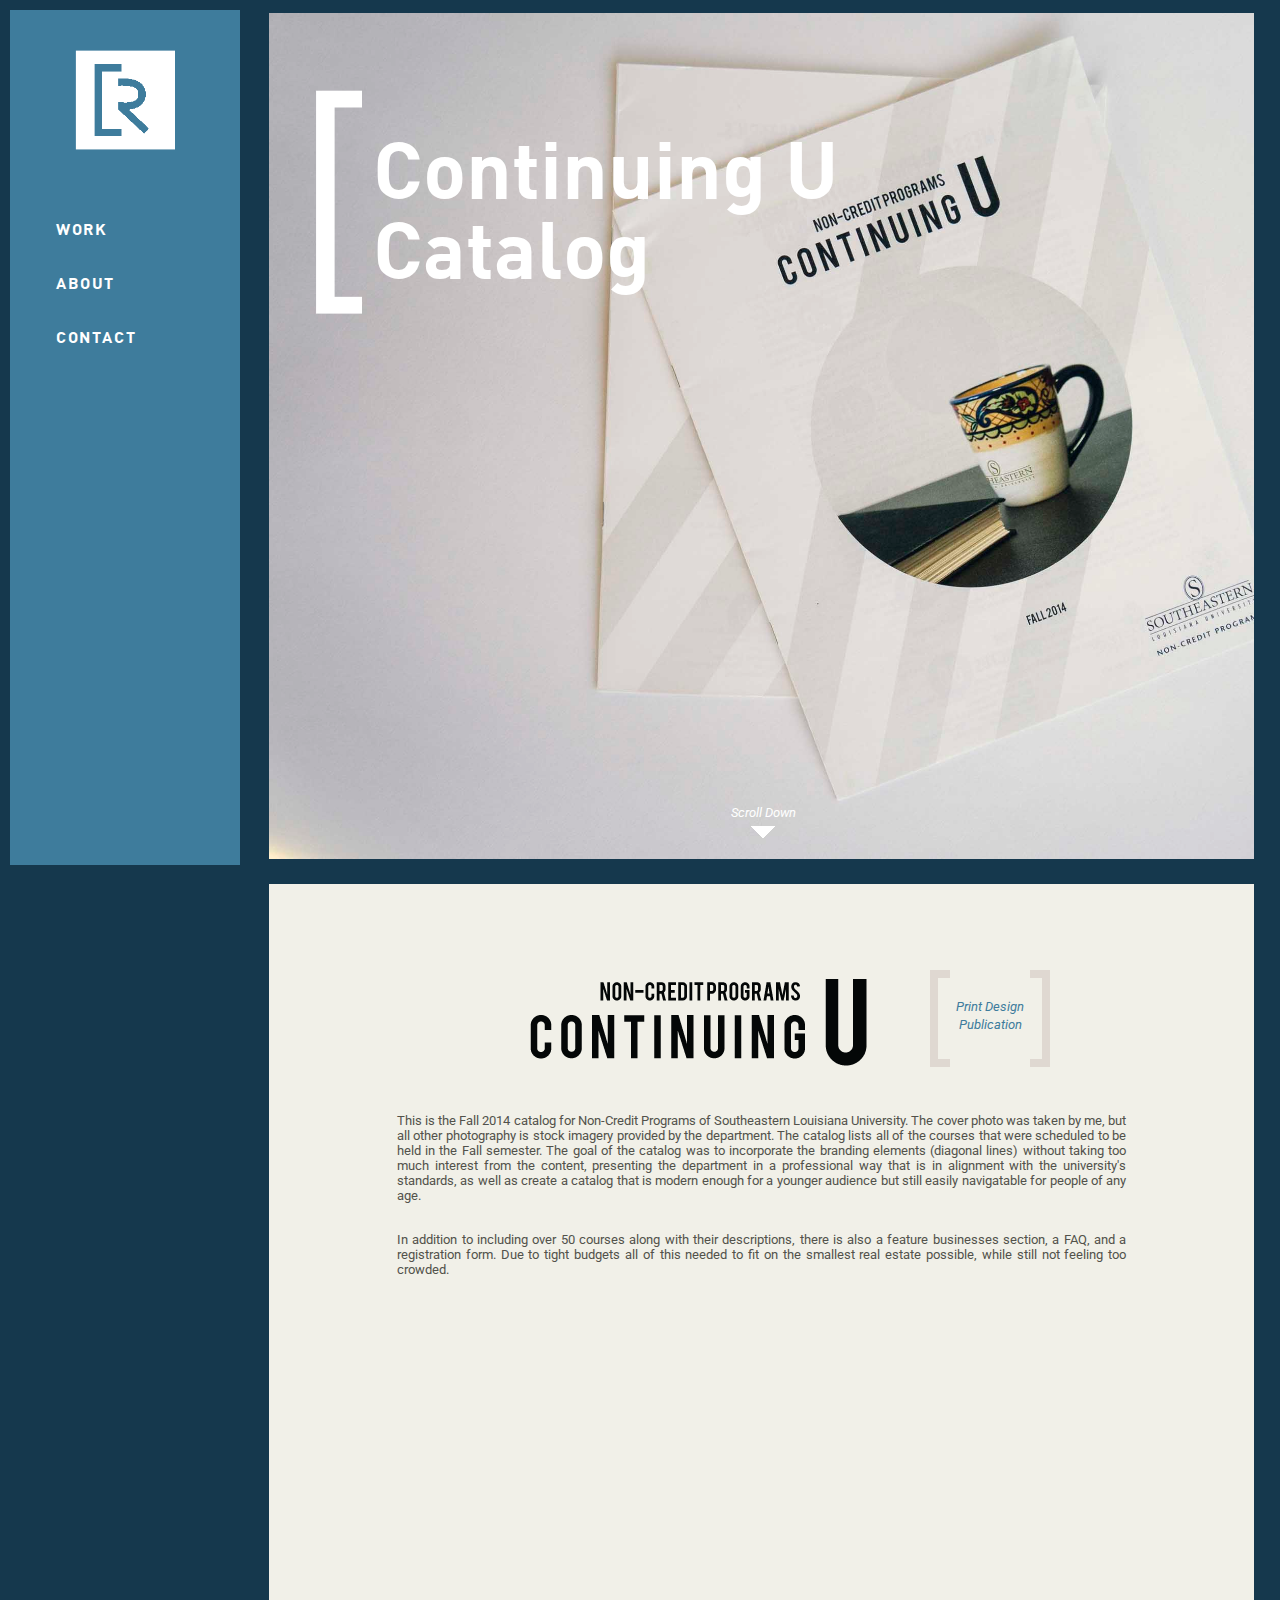
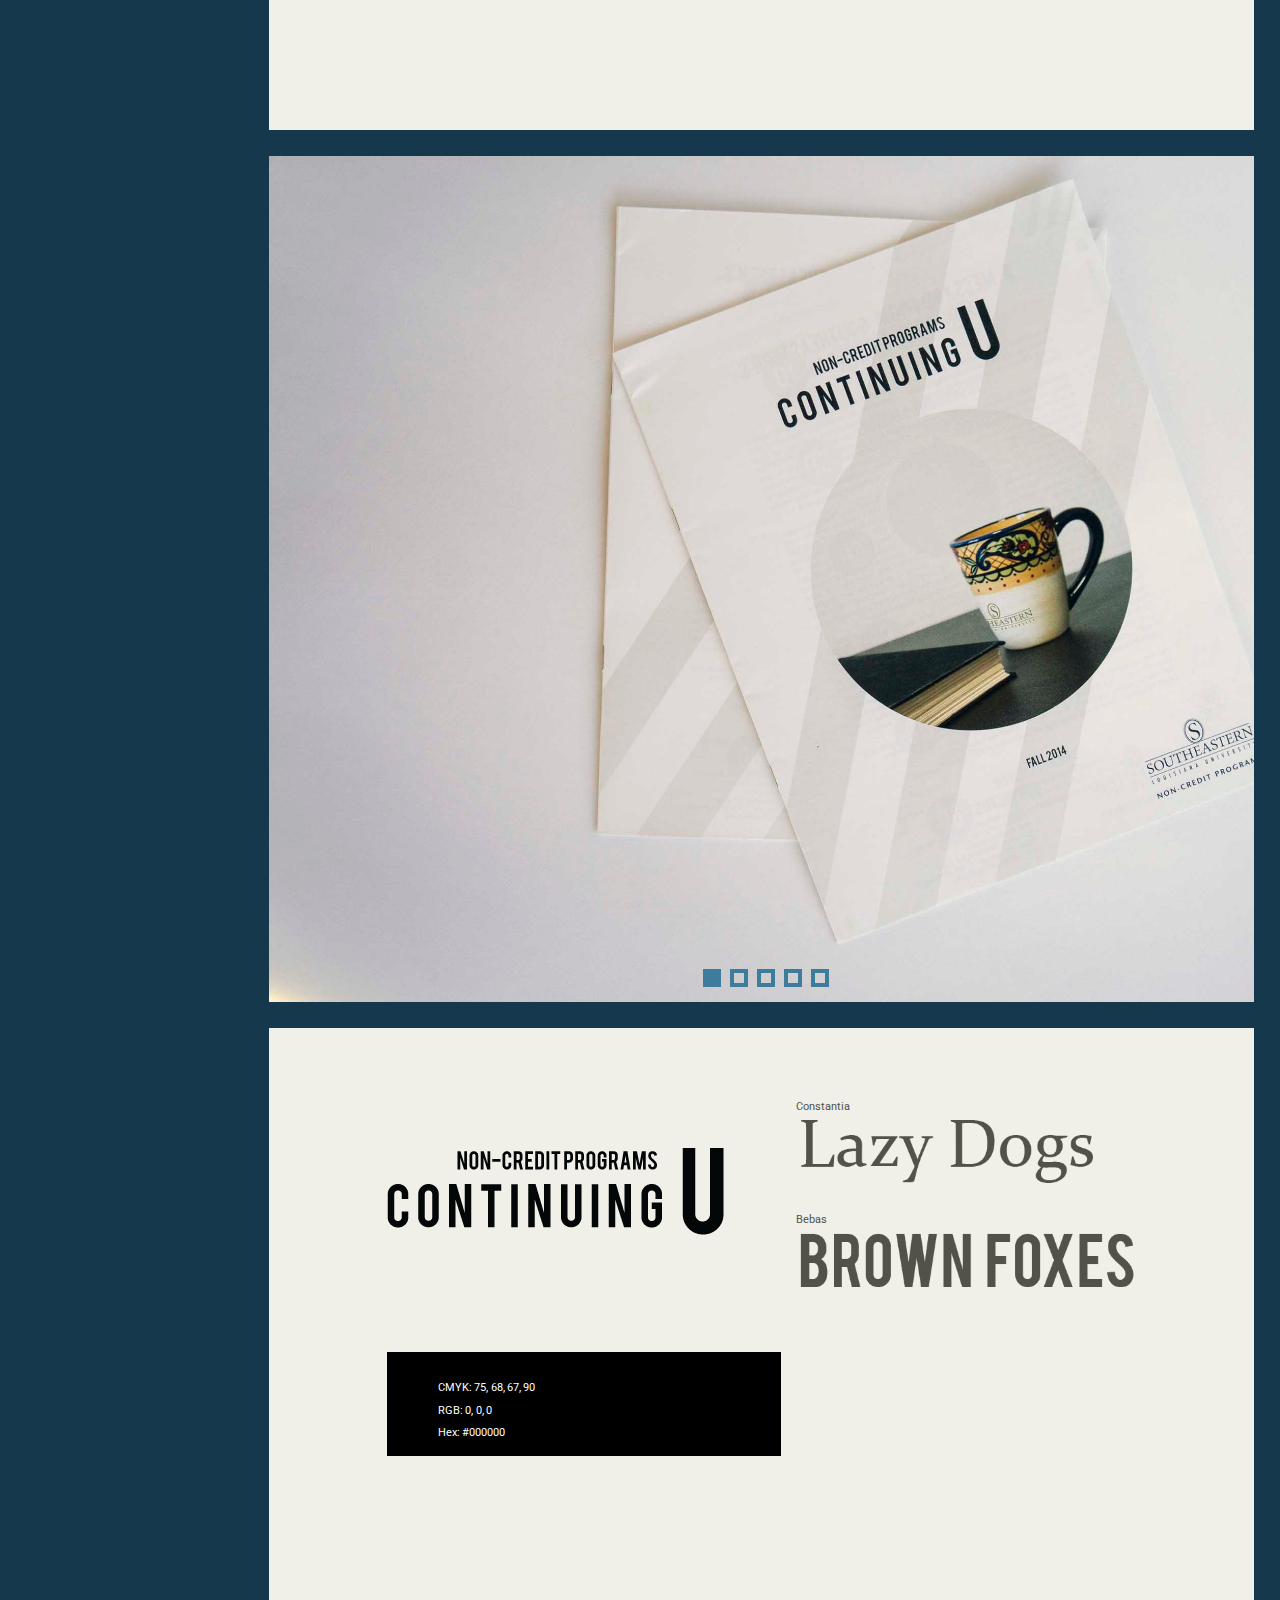
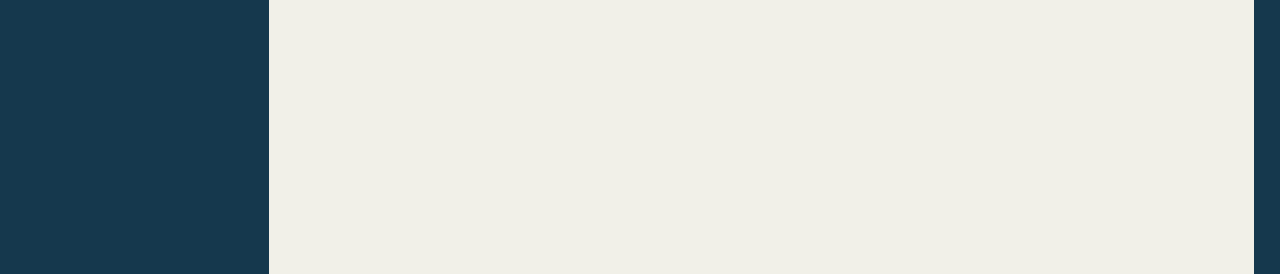
<file: contu.html>
<!DOCTYPE html>
<html>
  
  <head>
    <meta charset="UTF-8">
    <meta name="viewport" content="width=device-width, height=device-height, initial-scale=1.0">
    <title>Ryann Green  |  Design + Develop</title>
    <link rel="icon" type="image/x-icon" href="favicon.ico" />
    <link rel="stylesheet" type="text/css" href="css/main.css">
    <meta name="keywords" content="Graphic Design, Design, Publication, Web Design, HTML, CSS, JavaScript, Wordpress, Baton Rouge, Louisiana, Freelance, Freelancer, Small Business, Local">
    <meta name="description" content="I am a graphic designer and web developer in the Baton Rouge/New Orleans area. I specialize in publication design and web sites for small businesses.">
    <meta name="author" content="Ryann Green">
    <link href='http://fonts.googleapis.com/css?family=Roboto:400,400italic' rel='stylesheet' type='text/css'>
    <script src="https://ajax.googleapis.com/ajax/libs/jquery/1.8.3/jquery.min.js"></script>
    <script>
  (function(i,s,o,g,r,a,m){i['GoogleAnalyticsObject']=r;i[r]=i[r]||function(){
  (i[r].q=i[r].q||[]).push(arguments)},i[r].l=1*new Date();a=s.createElement(o),
  m=s.getElementsByTagName(o)[0];a.async=1;a.src=g;m.parentNode.insertBefore(a,m)
  })(window,document,'script','//www.google-analytics.com/analytics.js','ga');

      ga('create', 'UA-59235137-1', 'auto');
      ga('send', 'pageview');

    </script>
  </head>
  
  <body>
    
    <div class="sidebar slide-menu">
      <a href="index.html"><img class="logo" src="img/personallogo.png" alt="Ryann Green Logo" height="100px"></a>
      <nav>
        <ul>
          <li class="close-menu"><img src="img/close.png" alt="Close Menu"></li>
          <li><a href="index.html">Work</a></li>
          <li><a href="about.html">About</a></li>
          <li><a href="contact.php">Contact</a></li>
          <!-- <li><a href="blog.html">Blog</a></li>-->
        </ul>
      </nav>
    </div>
    <div id="menubar">
      <img class="toggle-slide" src="img/menu.png" alt="Menu">
    </div>
    
    <div class="module main">
      <img class="intro" src="img/cucover.jpg" alt="Continuing U Catalog">
      <div class="title">
        <ul>
          <li><img src="img/bracket.png" alt="Bracket" height="90%"></li>
          <li class="company">Continuing U<br> Catalog</li>
        </ul>
      </div>
      <div class="scroll">
        <p>Scroll Down</p>
        <img src="img/scroll.png" alt="Arrow">
      </div>
    </div>
    
    <div class="module project">
      <div class="project-info">
        <ul>
          <li class="proj-logo"><img src="img/culogo.png" alt="Continuin U Logo"></li>
          <li><img src="img/brackleft.png"></li>
            <ul class="skills">
              <li>Print Design</li>
              <li>Publication</li>
            </ul>
          <li><img src="img/brackright.png"></li>
        </ul>
      </div>
      <p>This is the Fall 2014 catalog for Non-Credit Programs of Southeastern Louisiana University. The cover photo was taken by me, but all other photography is stock imagery provided by the department. The catalog lists all of the courses that were scheduled to be held in the Fall semester. The goal of the catalog was to incorporate the branding elements (diagonal lines) without taking too much interest from the content, presenting the department in a professional way that is in alignment with the university's standards, as well as create a catalog that is modern enough for a younger audience but still easily navigatable for people of any age. </p>
      <p class="project">In addition to including over 50 courses along with their descriptions, there is also a feature businesses section, a FAQ, and a registration form. Due to tight budgets all of this needed to fit on the smallest real estate possible, while still not feeling too crowded.  </p>
    </div>
    
    <div class="module slideshow">
      <img id="1" class="active" src="img/cucover.jpg" alt="Catalog Cover"/>
      <img id="2" src="img/cucontents.jpg" alt="Table of Contents Page"/>
      <img id="3" src="img/cunumbers.jpg" alt="Catalog Page Numbers"/>
      <img id="4" src="img/curegister.jpg" alt="Registration Form in Catalog"/> 
      <img id="5" src="img/cuback.jpg" alt="Back Cover of Catalog"/>
      <ul class="slideshow-select">
        <li><div class="active button but1"></div></li>
        <li><div class="button but2"></div></li>
        <li><div class="button but3"></div></li>
        <li><div class="button but4"></div></li>
        <li><div class="button but5"></div></li>
      </ul>
    </div>
    
    <div class="module wrap_up">
      <div class="image extras">
        <img src="img/culogo.png" alt="Continuing U Logo">
      </div>
      
      <div class="typeface extras">
        <ul>
          <li>Constantia<br>
            <img src="img/constantia.png"></li>
          <li>Bebas<br>
            <img src="img/bebas.png"></li>
        </ul>
      </div>
      
      <div class="m1-3 color" style="background: #000;">
        <p>CMYK: 75, 68, 67, 90<br>
          RGB: 0, 0, 0<br>
          Hex: #000000</p>
      </div>
      <div class="m2-3 color" style="background: #282828;"></div>
      <div class="m3-3 color" style="background: #707070;"></div>
    </div>
    
    
    <script>
      // on click of button with class
      $(".but1").click(function() {
        // remove .active for unclicked
        $(".button").removeClass("active");
        $(".slideshow img").removeClass("active");
        // change css for button clicked
        $(".but1").addClass("active");
        // change z-index of image with class
        $("#1").addClass("active");
      });
      $(".but2").click(function() {
        $(".button").removeClass("active");
        $(".slideshow img").removeClass("active");
        $(".but2").addClass("active");
        $("#2").addClass("active");
      });
      $(".but3").click(function() {
        $(".button").removeClass("active");
        $(".slideshow img").removeClass("active");
        $(".but3").addClass("active");
        $("#3").addClass("active");
      });
      $(".but4").click(function() {
        $(".button").removeClass("active");
        $(".slideshow img").removeClass("active");
        $(".but4").addClass("active");
        $("#4").addClass("active");
      });
      $(".but5").click(function() {
        $(".button").removeClass("active");
        $(".slideshow img").removeClass("active");
        $(".but5").addClass("active");
        $("#5").addClass("active");
      });
      $(".but6").click(function() {
        $(".button").removeClass("active");
        $(".slideshow img").removeClass("active");
        $(".but6").addClass("active");
        $("#6").addClass("active");
      });
      
      // Click on .toggle slide
        $(".toggle-slide").click(function() {
          // Change .sidebar left css to 0px
          $(".sidebar").css("left", "0px");
        });
      // Click on .close-menu
        $(".close-menu").click(function() {
          // Change .sidebar left css to -300px
          $(".sidebar").css("left", "-300px");
        });
    </script>
    
  </body>
  
</html>
</file>
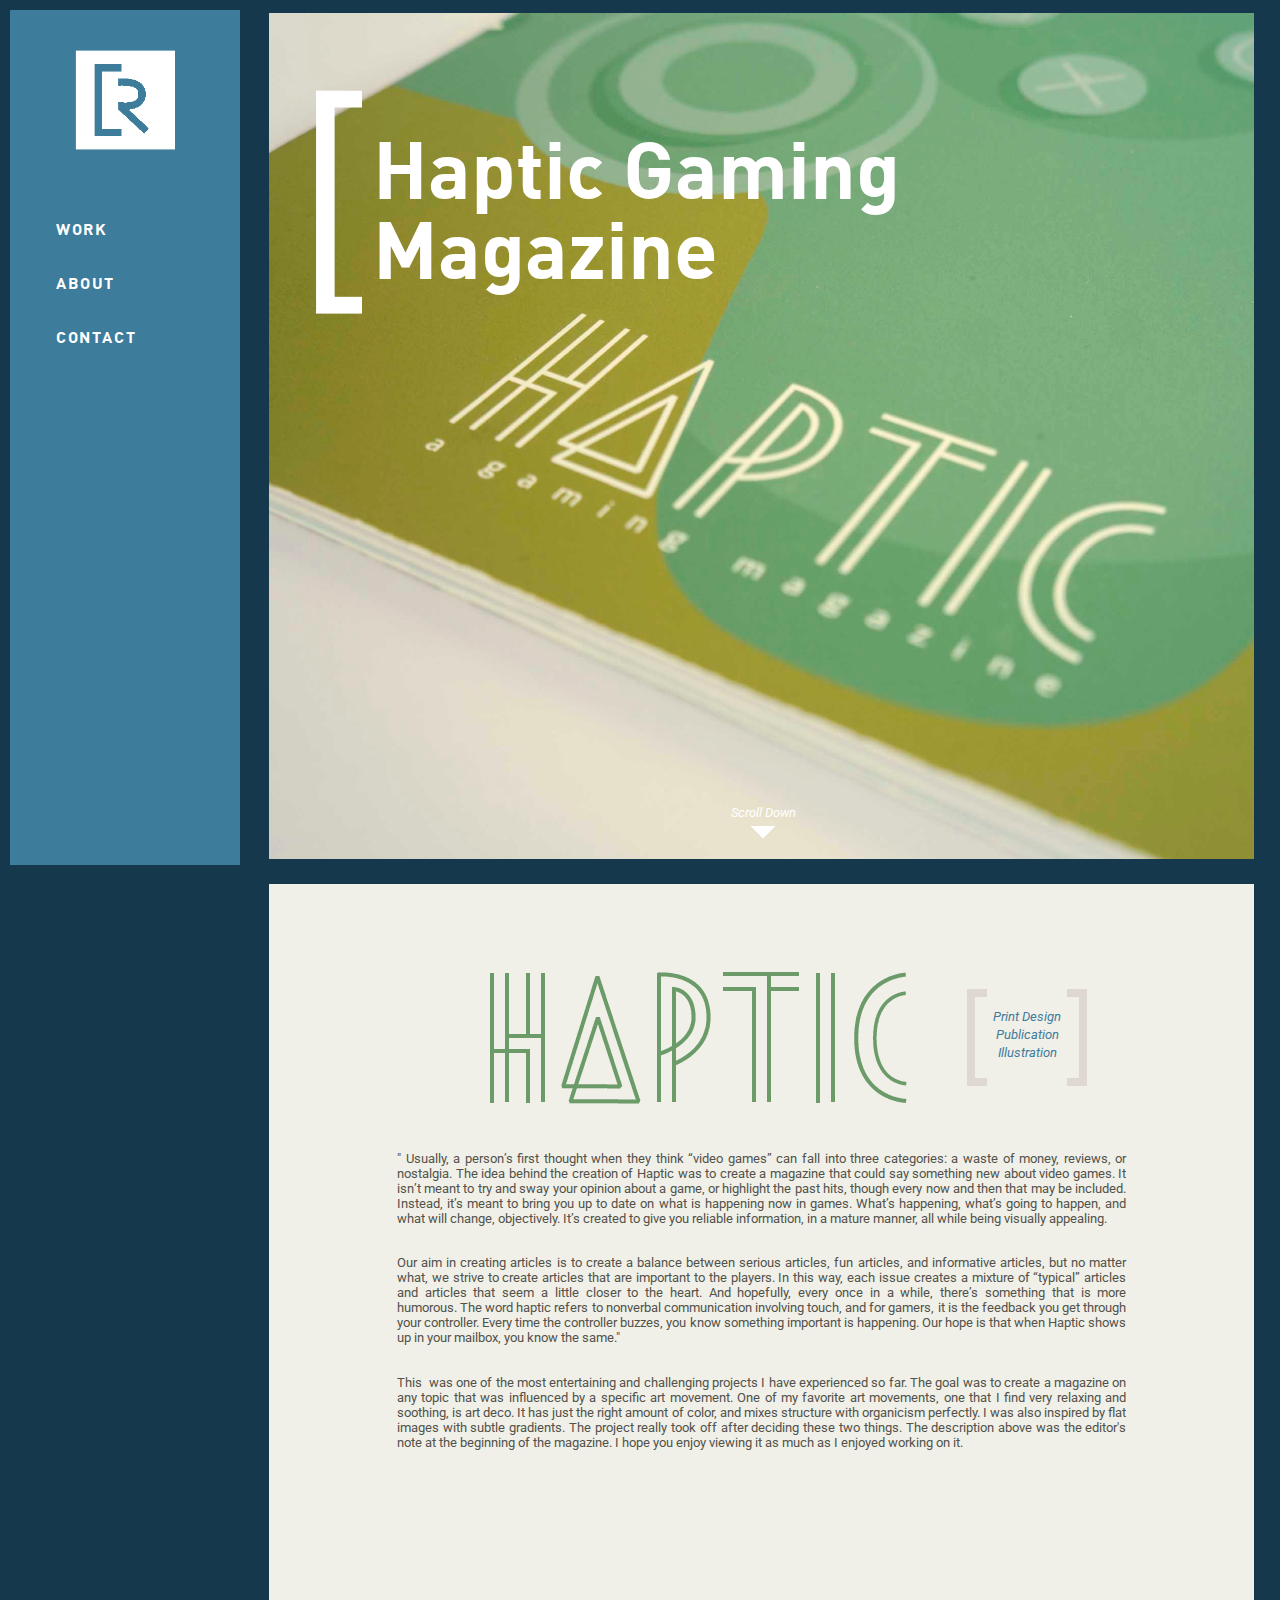
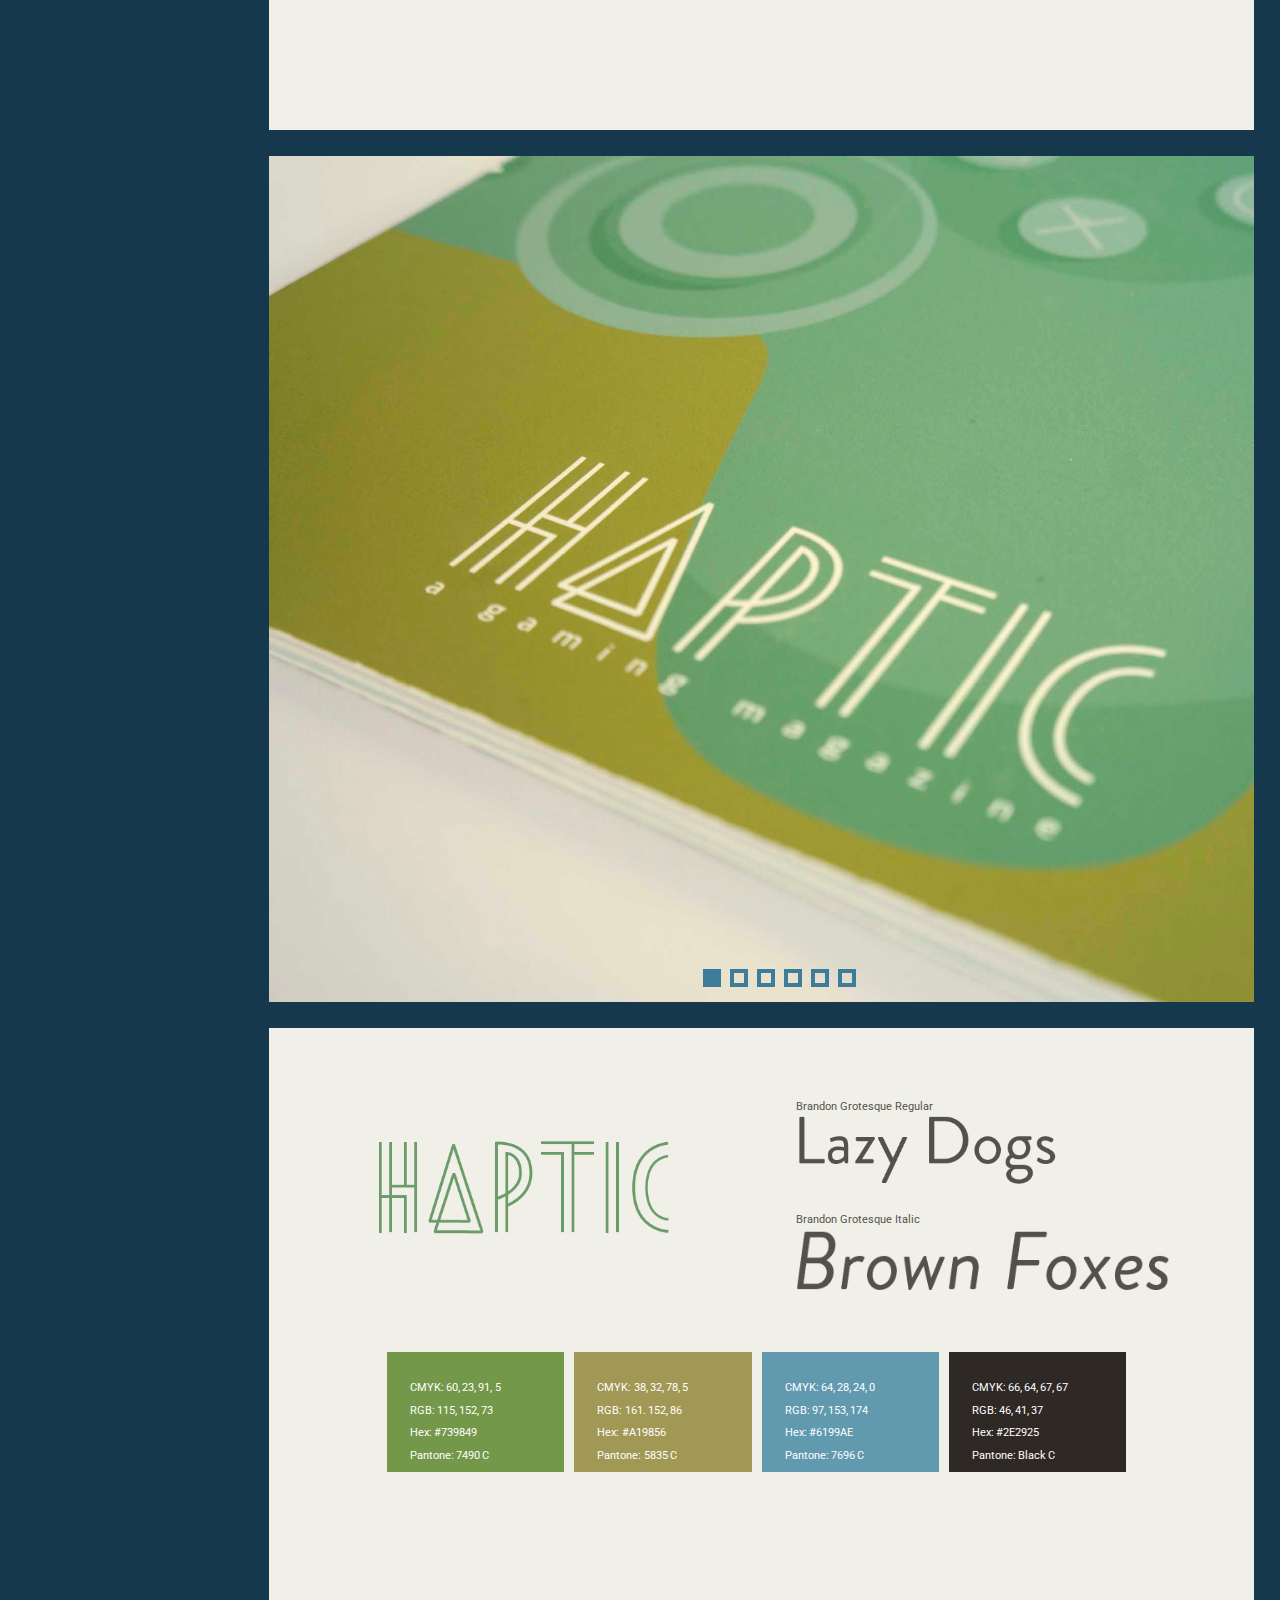
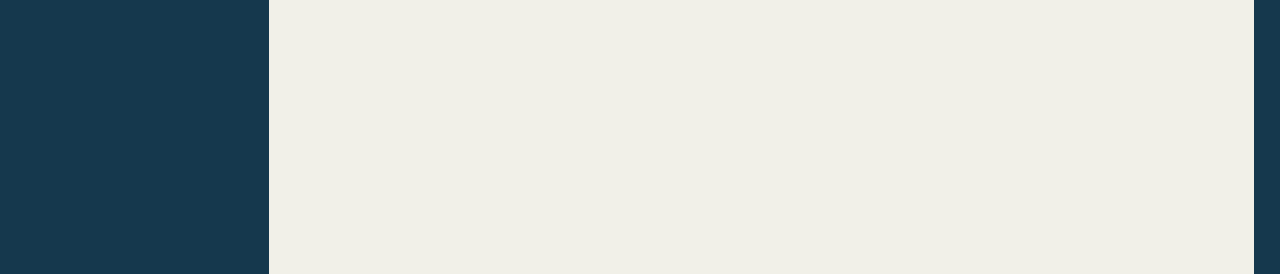
<file: haptic.html>
<!DOCTYPE html>
<html>
  
  <head>
    <meta charset="UTF-8">
    <meta name="viewport" content="width=device-width, height=device-height, initial-scale=1.0">
    <title>Ryann Green  |  Design + Develop</title>
    <link rel="icon" type="image/x-icon" href="favicon.ico" />
    <link rel="stylesheet" type="text/css" href="css/main.css">
    <meta name="keywords" content="Graphic Design, Design, Publication, Web Design, HTML, CSS, JavaScript, Wordpress, Baton Rouge, Louisiana, Freelance, Freelancer, Small Business, Local">
    <meta name="description" content="I am a graphic designer and web developer in the Baton Rouge/New Orleans area. I specialize in publication design and web sites for small businesses.">
    <meta name="author" content="Ryann Green">
    <link href='http://fonts.googleapis.com/css?family=Roboto:400,400italic' rel='stylesheet' type='text/css'>
    <script src="https://ajax.googleapis.com/ajax/libs/jquery/1.8.3/jquery.min.js"></script>
    <script>
  (function(i,s,o,g,r,a,m){i['GoogleAnalyticsObject']=r;i[r]=i[r]||function(){
  (i[r].q=i[r].q||[]).push(arguments)},i[r].l=1*new Date();a=s.createElement(o),
  m=s.getElementsByTagName(o)[0];a.async=1;a.src=g;m.parentNode.insertBefore(a,m)
  })(window,document,'script','//www.google-analytics.com/analytics.js','ga');

      ga('create', 'UA-59235137-1', 'auto');
      ga('send', 'pageview');

    </script>
  </head>
  
  <body>
    
    <div class="sidebar slide-menu">
      <a href="index.html"><img class="logo" src="img/personallogo.png" alt="Ryann Green Logo" height="100px"></a>
      <nav>
        <ul>
          <li class="close-menu"><img src="img/close.png" alt="Close Menu"></li>
          <li><a href="index.html">Work</a></li>
          <li><a href="about.html">About</a></li>
          <li><a href="contact.php">Contact</a></li>
          <!-- <li><a href="blog.html">Blog</a></li>-->
        </ul>
      </nav>
    </div>
    <div id="menubar">
      <img class="toggle-slide" src="img/menu.png" alt="Menu">
    </div>
    
    <div class="module main">
      <img class="intro" src="img/hapticcover.jpg" alt="Haptic Gaming Cover">
      <div class="title">
        <ul>
          <li><img src="img/bracket.png" alt="Bracket" height="90%"></li>
          <li class="company">Haptic Gaming<br> Magazine</li>
        </ul>
      </div>
      <div class="scroll">
        <p>Scroll Down</p>
        <img src="img/scroll.png" alt="Arrow">
      </div>
    </div>
    
    <div class="module project">
      <div class="project-info">
        <ul>
          <li class="proj-logo"><img src="img/hapticlogo.png" alt="Haptic Logo"></li>
          <li><img src="img/brackleft.png"></li>
            <ul class="skills">
              <li>Print Design</li>
              <li>Publication</li>
              <li>Illustration</li>
            </ul>
          <li><img src="img/brackright.png"></li>
        </ul>
      </div>
      <p>" Usually, a person’s first thought when they think “video games” can fall into three categories: a waste of money, reviews, or nostalgia. The idea behind the creation of Haptic was to create a magazine that could say something new about video games. It isn’t meant to try and sway your opinion about a game, or highlight the past hits, though every now and then that may be included. Instead, it’s meant to bring you up to date on what is happening now in games. What’s happening, what’s going to happen, and what will change, objectively. It’s created to give you reliable information, in a mature manner, all while being visually appealing. </p>
      <p>Our aim in creating articles is to create a balance between serious articles, fun articles, and informative articles, but no matter what, we strive to create articles that are important to the players. In this way, each issue creates a mixture of “typical” articles and articles that seem a little closer to the heart. And hopefully, every once in a while, there’s something that is more humorous. The word haptic refers to nonverbal communication involving touch, and for gamers, it is the feedback you get through your controller. Every time the controller buzzes, you know something important is happening. Our hope is that when Haptic shows up in your mailbox, you know the same."</p>
      <p>This  was one of the most entertaining and challenging projects I have experienced so far. The goal was to create a magazine on any topic that was influenced by a specific art movement. One of my favorite art movements, one that I find very relaxing and soothing, is art deco. It has just the right amount of color, and mixes structure with organicism perfectly. I was also inspired by flat images with subtle gradients. The project really took off after deciding these two things. The description above was the editor's note at the beginning of the magazine. I hope you enjoy viewing it as much as I enjoyed working on it. </p>
    </div>
    
    <div class="module slideshow">
      <img id="1" class="active" src="img/hapticcover.jpg" alt="Magazine Cover"/>
      <img id="2" src="img/hapticnumber.jpg" alt="Page Number Detail"/>
      <img id="3" src="img/hapticdraven.jpg" alt="Draven Illustration"/>
      <img id="4" src="img/hapticpokemon.jpg" alt="Pokemon Illustration"/> 
      <img id="5" src="img/hapticquote.jpg" alt="Pull-Quote Detail"/> 
      <img id="6" src="img/hapticback.jpg" alt="Back Cover of Magazine"/>
      <ul class="slideshow-select">
        <li><div class="active button but1"></div></li>
        <li><div class="button but2"></div></li>
        <li><div class="button but3"></div></li>
        <li><div class="button but4"></div></li>
        <li><div class="button but5"></div></li>
        <li><div class="button but6"></div></li>
      </ul>
    </div>
    
    <div class="module wrap_up">
      <div class="image extras">
        <img src="img/hapticlogo.png" alt="Haptic Gaming Logo" style="max-width:90%;">
      </div>
      
      <div class="typeface extras">
        <ul>
          <li>Brandon Grotesque Regular<br>
            <img src="img/brandonreg.png"></li>
          <li>Brandon Grotesque Italic<br>
            <img src="img/brandonital.png"></li>
        </ul>
      </div>
      
      <div class="s1-4 color" style="background: #739849;">
      <p>CMYK: 60, 23, 91, 5<br>
        RGB: 115, 152, 73<br>
        Hex: #739849<br>
        Pantone: 7490 C</p>
      </div>
      <div class="s2-4 color" style="background: #A19856;">
      <p>CMYK: 38, 32, 78, 5<br>
        RGB: 161. 152, 86<br>
        Hex: #A19856<br>
        Pantone: 5835 C</p>
      </div>
      <div class="s3-4 color" style="background: #6199AE;">
      <p>CMYK: 64, 28, 24, 0<br>
        RGB: 97, 153, 174<br>
        Hex: #6199AE<br>
        Pantone: 7696 C</p>
      </div>
      <div class="s4-4 color" style="background: #2E2925;">
      <p>CMYK: 66, 64, 67, 67<br>
        RGB: 46, 41, 37<br>
        Hex: #2E2925<br>
        Pantone: Black C</p>
      </div>
    </div>
    
    
    <script>
      // on click of button with class
      $(".but1").click(function() {
        // remove .active for unclicked
        $(".button").removeClass("active");
        $(".slideshow img").removeClass("active");
        // change css for button clicked
        $(".but1").addClass("active");
        // change z-index of image with class
        $("#1").addClass("active");
      });
      $(".but2").click(function() {
        $(".button").removeClass("active");
        $(".slideshow img").removeClass("active");
        $(".but2").addClass("active");
        $("#2").addClass("active");
      });
      $(".but3").click(function() {
        $(".button").removeClass("active");
        $(".slideshow img").removeClass("active");
        $(".but3").addClass("active");
        $("#3").addClass("active");
      });
      $(".but4").click(function() {
        $(".button").removeClass("active");
        $(".slideshow img").removeClass("active");
        $(".but4").addClass("active");
        $("#4").addClass("active");
      });
      $(".but5").click(function() {
        $(".button").removeClass("active");
        $(".slideshow img").removeClass("active");
        $(".but5").addClass("active");
        $("#5").addClass("active");
      });
      $(".but6").click(function() {
        $(".button").removeClass("active");
        $(".slideshow img").removeClass("active");
        $(".but6").addClass("active");
        $("#6").addClass("active");
      });
      
      // Click on .toggle slide
        $(".toggle-slide").click(function() {
          // Change .sidebar left css to 0px
          $(".sidebar").css("left", "0px");
        });
      // Click on .close-menu
        $(".close-menu").click(function() {
          // Change .sidebar left css to -300px
          $(".sidebar").css("left", "-300px");
        });
    </script>
    
  </body>
  
</html>
</file>
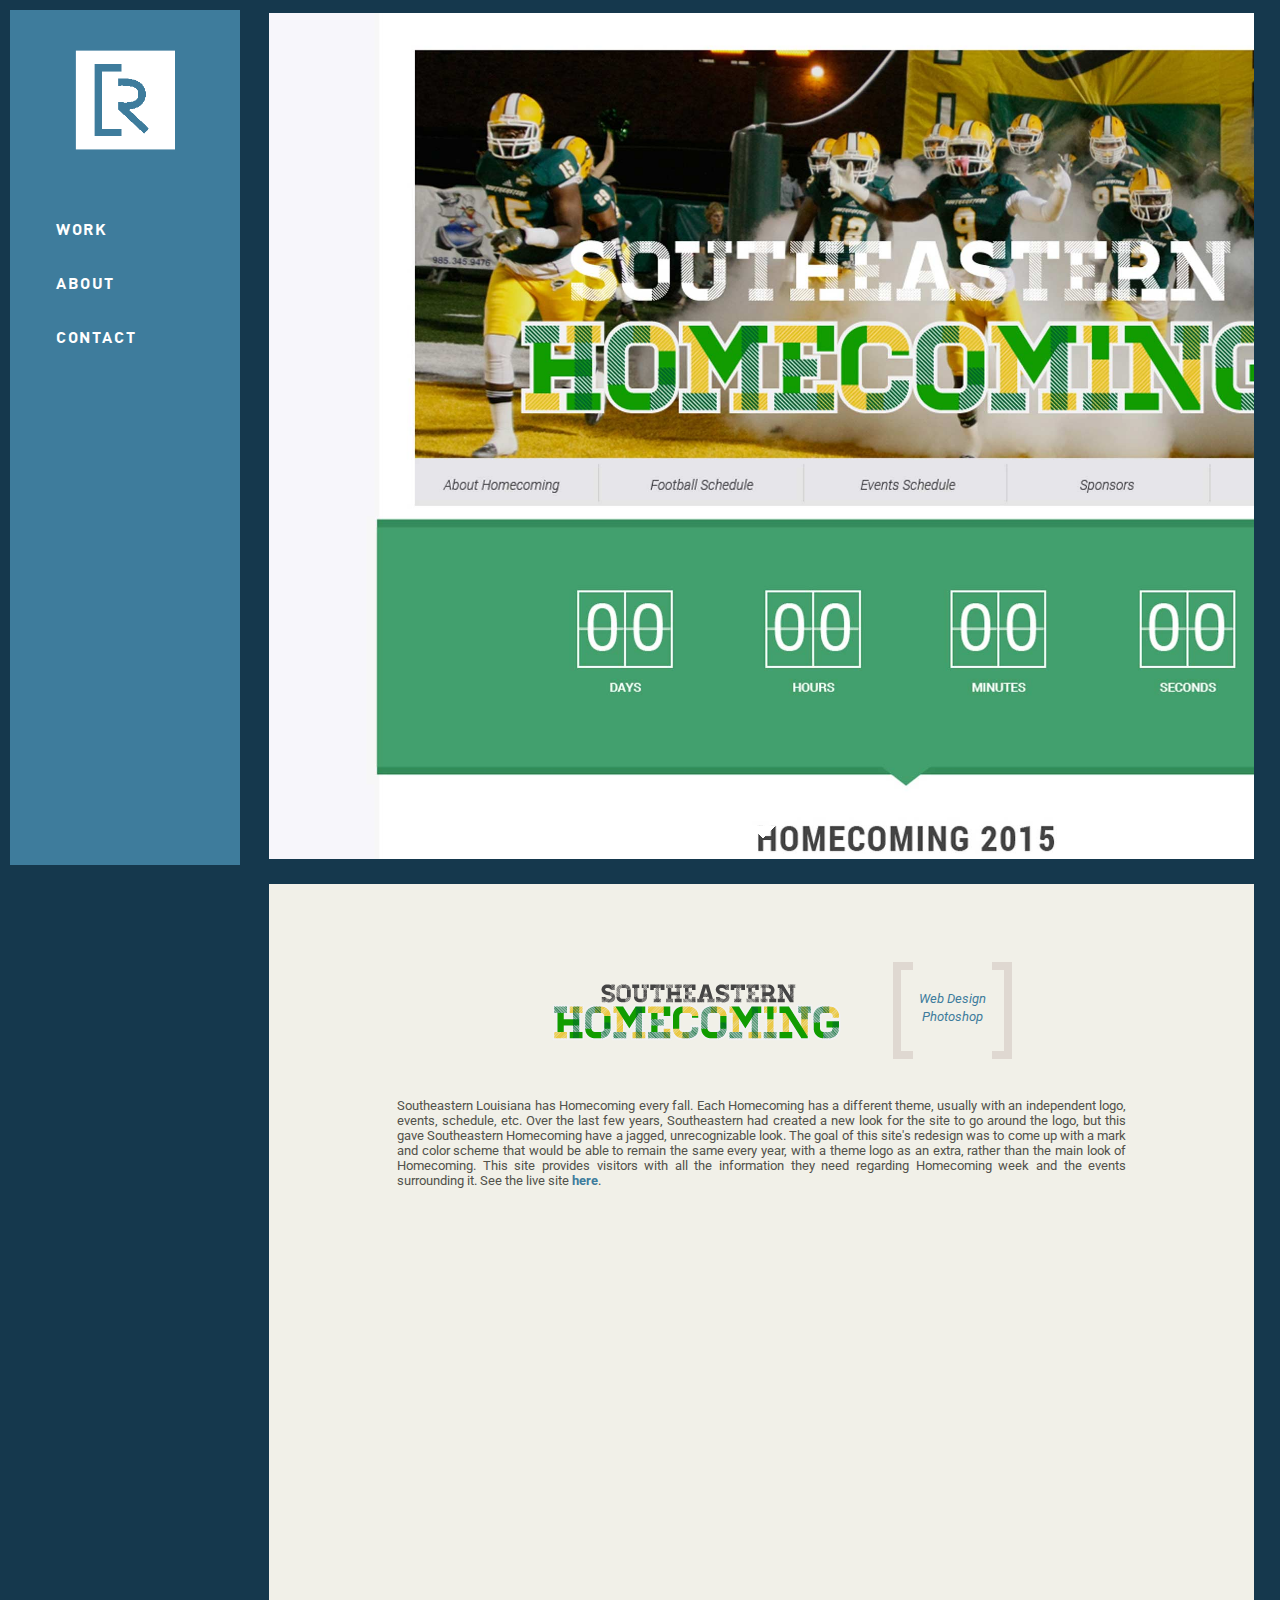
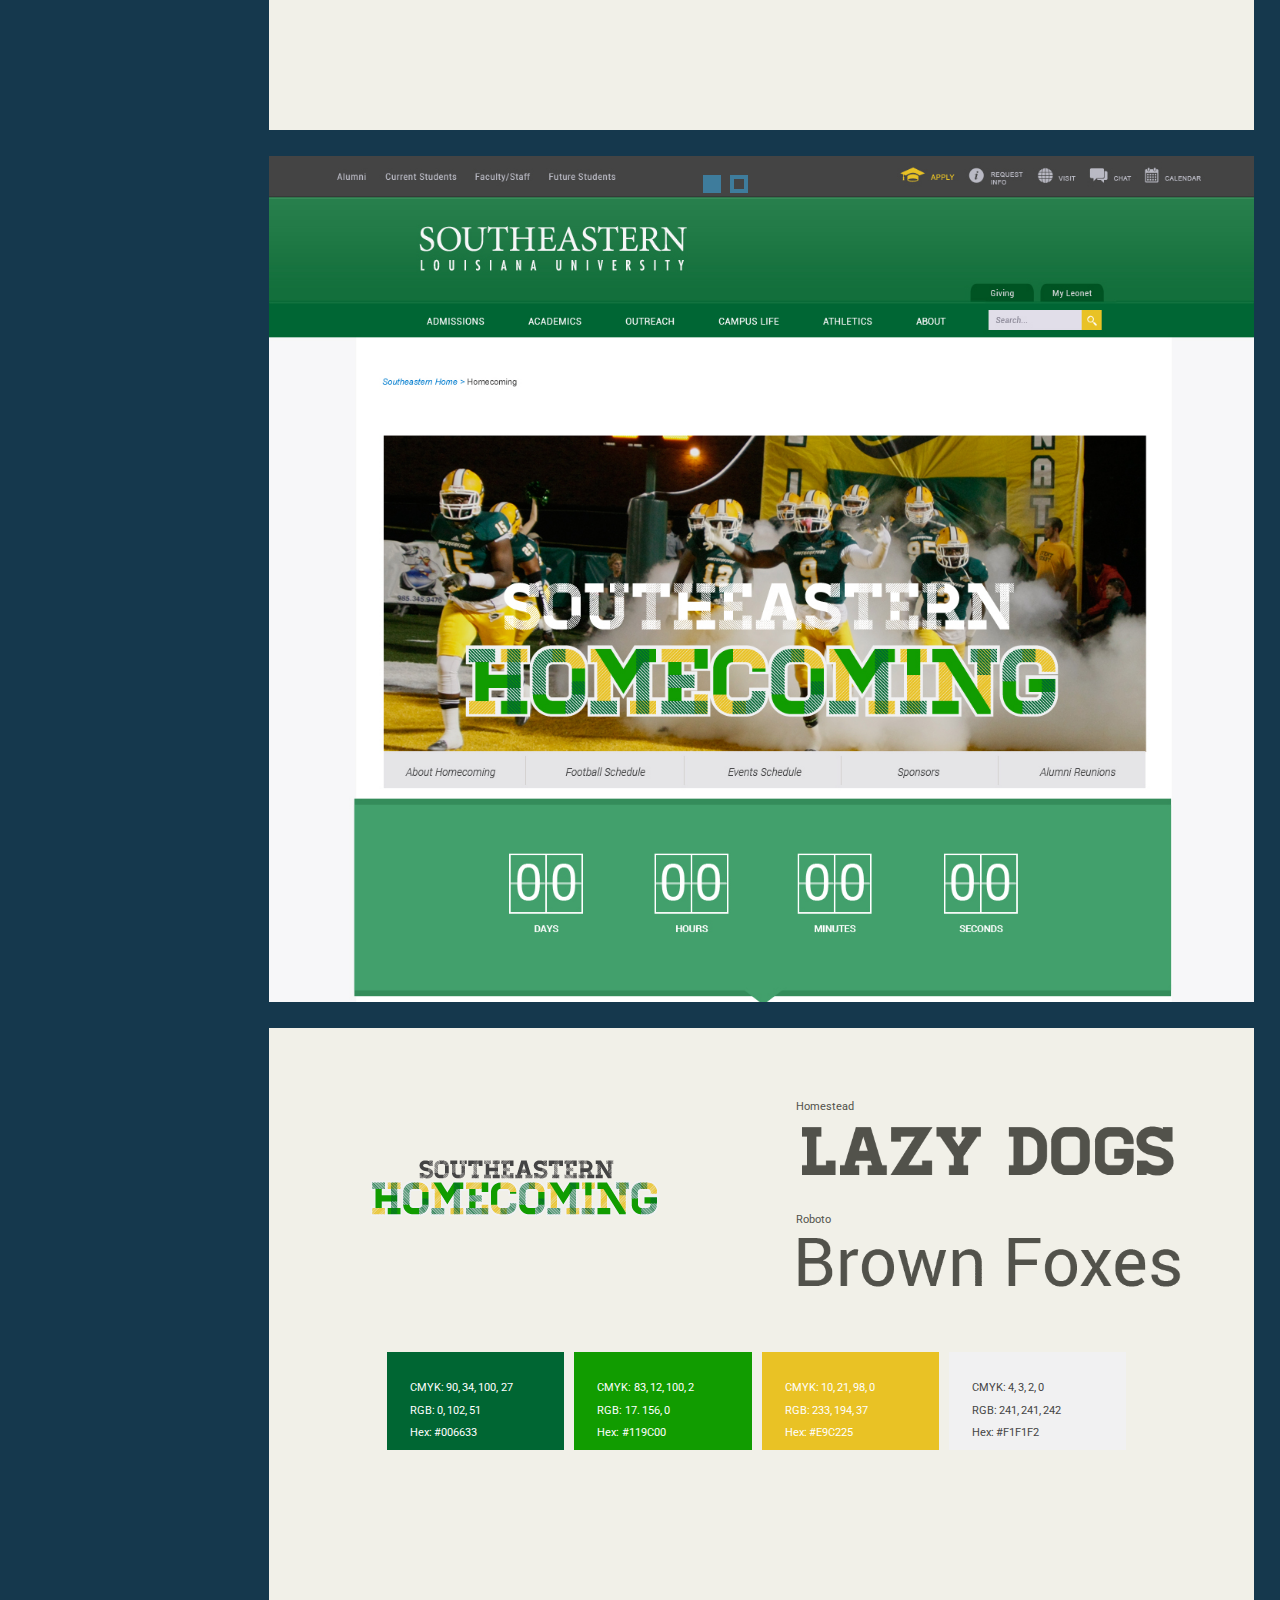
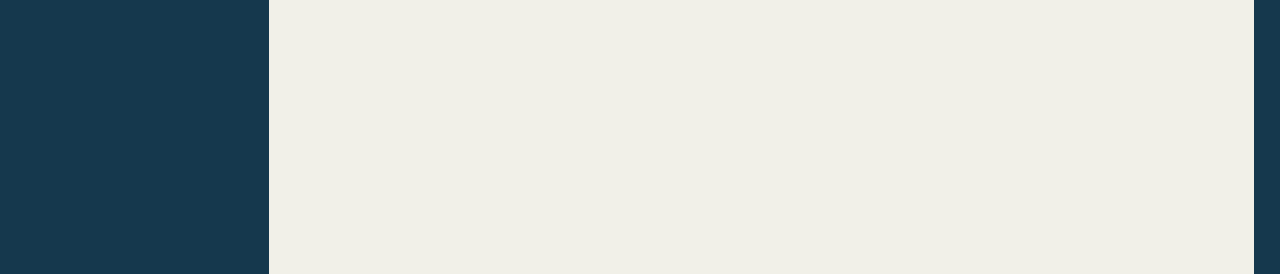
<file: homecoming.html>
<!DOCTYPE html>
<html>

  <head>
    <meta charset="UTF-8">
    <meta name="viewport" content="width=device-width, height=device-height, initial-scale=1.0">
    <title>Ryann Green  |  Design + Develop</title>
    <link rel="icon" type="image/x-icon" href="favicon.ico" />
    <link rel="stylesheet" type="text/css" href="css/main.css">
    <meta name="keywords" content="Graphic Design, Design, Publication, Web Design, HTML, CSS, JavaScript, Wordpress, Baton Rouge, Louisiana, Freelance, Freelancer, Small Business, Local">
    <meta name="description" content="I am a graphic designer and web developer in the Baton Rouge/New Orleans area. I specialize in publication design and web sites for small businesses.">
    <meta name="author" content="Ryann Green">
    <link href='http://fonts.googleapis.com/css?family=Roboto:400,400italic' rel='stylesheet' type='text/css'>
    <script src="https://ajax.googleapis.com/ajax/libs/jquery/1.8.3/jquery.min.js"></script>
    <script>
  (function(i,s,o,g,r,a,m){i['GoogleAnalyticsObject']=r;i[r]=i[r]||function(){
  (i[r].q=i[r].q||[]).push(arguments)},i[r].l=1*new Date();a=s.createElement(o),
  m=s.getElementsByTagName(o)[0];a.async=1;a.src=g;m.parentNode.insertBefore(a,m)
  })(window,document,'script','//www.google-analytics.com/analytics.js','ga');

      ga('create', 'UA-59235137-1', 'auto');
      ga('send', 'pageview');

    </script>
  </head>

  <body>

    <div class="sidebar slide-menu">
      <a href="index.html"><img class="logo" src="img/personallogo.png" alt="Ryann Green Logo" height="100px"></a>
      <nav>
        <ul>
          <li class="close-menu"><img src="img/close.png" alt="Close Menu"></li>
          <li><a href="index.html">Work</a></li>
          <li><a href="about.html">About</a></li>
          <li><a href="contact.php">Contact</a></li>
          <!-- <li><a href="blog.html">Blog</a></li>-->
        </ul>
      </nav>
    </div>
    <div id="menubar">
      <img class="toggle-slide" src="img/menu.png" alt="Menu">
    </div>

    <div class="module main">
      <img class="intro" src="img/homecominghome.jpg" alt="SLU Homecoming Homepage">
      <!-- <div class="title">
        <ul>
          <li><img src="img/bracketblue.png" alt="Bracket" height="90%"></li>
          <li class="company" style="color:#3e7c9c;">SLU<br> Homecoming</li>
        </ul>
      </div> -->
      <div class="scroll">
        <p>Scroll Down</p>
        <img src="img/scroll.png" alt="Arrow">
      </div>
    </div>

    <div class="module project">
      <div class="project-info">
        <ul>
          <li class="proj-logo"><img src="img/homecominglogo.png" alt="SLU Homecoming Logo"></li>
          <li><img src="img/brackleft.png"></li>
            <ul class="skills">
              <li>Web Design</li>
              <li>Photoshop</li>
            </ul>
          <li><img src="img/brackright.png"></li>
        </ul>
      </div>
      <p class="project-desc">Southeastern Louisiana has Homecoming every fall. Each Homecoming has a different theme, usually with an independent logo, events, schedule, etc. Over the last few years, Southeastern had created a new look for the site to go around the logo, but this gave Southeastern Homecoming have a jagged, unrecognizable look. The goal of this site's redesign was to come up with a mark and color scheme that would be able to remain the same every year, with a theme logo as an extra, rather than the main look of Homecoming. This site provides visitors with all the information they need regarding Homecoming week and the events surrounding it. See the live site <a href="http://www.southeastern.edu/news_media/events/homecoming/">here</a>.  </p>
    </div>

    <div class="module slideshow website">
      <img id="1" class="active" src="img/homecoming.jpg" alt="Homecoming Homepage"/>
      <img id="2" src="img/homecomingschedule.gif" alt="Homecoming Schedule"/>
      <ul class="slideshow-select">
        <li><div class="active button but1"></div></li>
        <li><div class="button but2"></div></li>
      </ul>
    </div>

    <div class="module wrap_up">
      <div class="image extras">
        <img src="img/homecominglogo.png" alt="Homecoming Logo">
      </div>

      <div class="typeface extras">
        <ul>
          <li>Homestead<br>
            <img src="img/homestead.png"></li>
          <li>Roboto<br>
            <img src="img/roboto.png"></li>
        </ul>
      </div>

      <div class="s1-4 color" style="background: #006633;">
      <p>CMYK: 90, 34, 100, 27<br>
        RGB: 0, 102, 51<br>
        Hex: #006633</p>
      </div>
      <div class="s2-4 color" style="background: #119c00;">
      <p>CMYK: 83, 12, 100, 2<br>
        RGB: 17. 156, 0<br>
        Hex: #119C00</p>
      </div>
      <div class="s3-4 color" style="background: #E9C225;">
      <p>CMYK: 10, 21, 98, 0<br>
        RGB: 233, 194, 37<br>
        Hex: #E9C225</p>
      </div>
      <div class="s4-4 color color-light" style="background: #F1F1F2;">
      <p>CMYK: 4, 3, 2, 0<br>
        RGB: 241, 241, 242<br>
        Hex: #F1F1F2</p>
      </div>
    </div>


    <script>
      // on click of button with class
      $(".but1").click(function() {
        // remove .active for unclicked
        $(".button").removeClass("active");
        $(".slideshow img").removeClass("active");
        // change css for button clicked
        $(".but1").addClass("active");
        // change z-index of image with class
        $("#1").addClass("active");
      });
      $(".but2").click(function() {
        $(".button").removeClass("active");
        $(".slideshow img").removeClass("active");
        $(".but2").addClass("active");
        $("#2").addClass("active");
      });
      $(".but3").click(function() {
        $(".button").removeClass("active");
        $(".slideshow img").removeClass("active");
        $(".but3").addClass("active");
        $("#3").addClass("active");
      });
      $(".but4").click(function() {
        $(".button").removeClass("active");
        $(".slideshow img").removeClass("active");
        $(".but4").addClass("active");
        $("#4").addClass("active");
      });
      $(".but5").click(function() {
        $(".button").removeClass("active");
        $(".slideshow img").removeClass("active");
        $(".but5").addClass("active");
        $("#5").addClass("active");
      });
      $(".but6").click(function() {
        $(".button").removeClass("active");
        $(".slideshow img").removeClass("active");
        $(".but6").addClass("active");
        $("#6").addClass("active");
      });

      // Click on .toggle slide
        $(".toggle-slide").click(function() {
          // Change .sidebar left css to 0px
          $(".sidebar").css("left", "0px");
        });
      // Click on .close-menu
        $(".close-menu").click(function() {
          // Change .sidebar left css to -300px
          $(".sidebar").css("left", "-300px");
        });
    </script>

  </body>

</html>
</file>
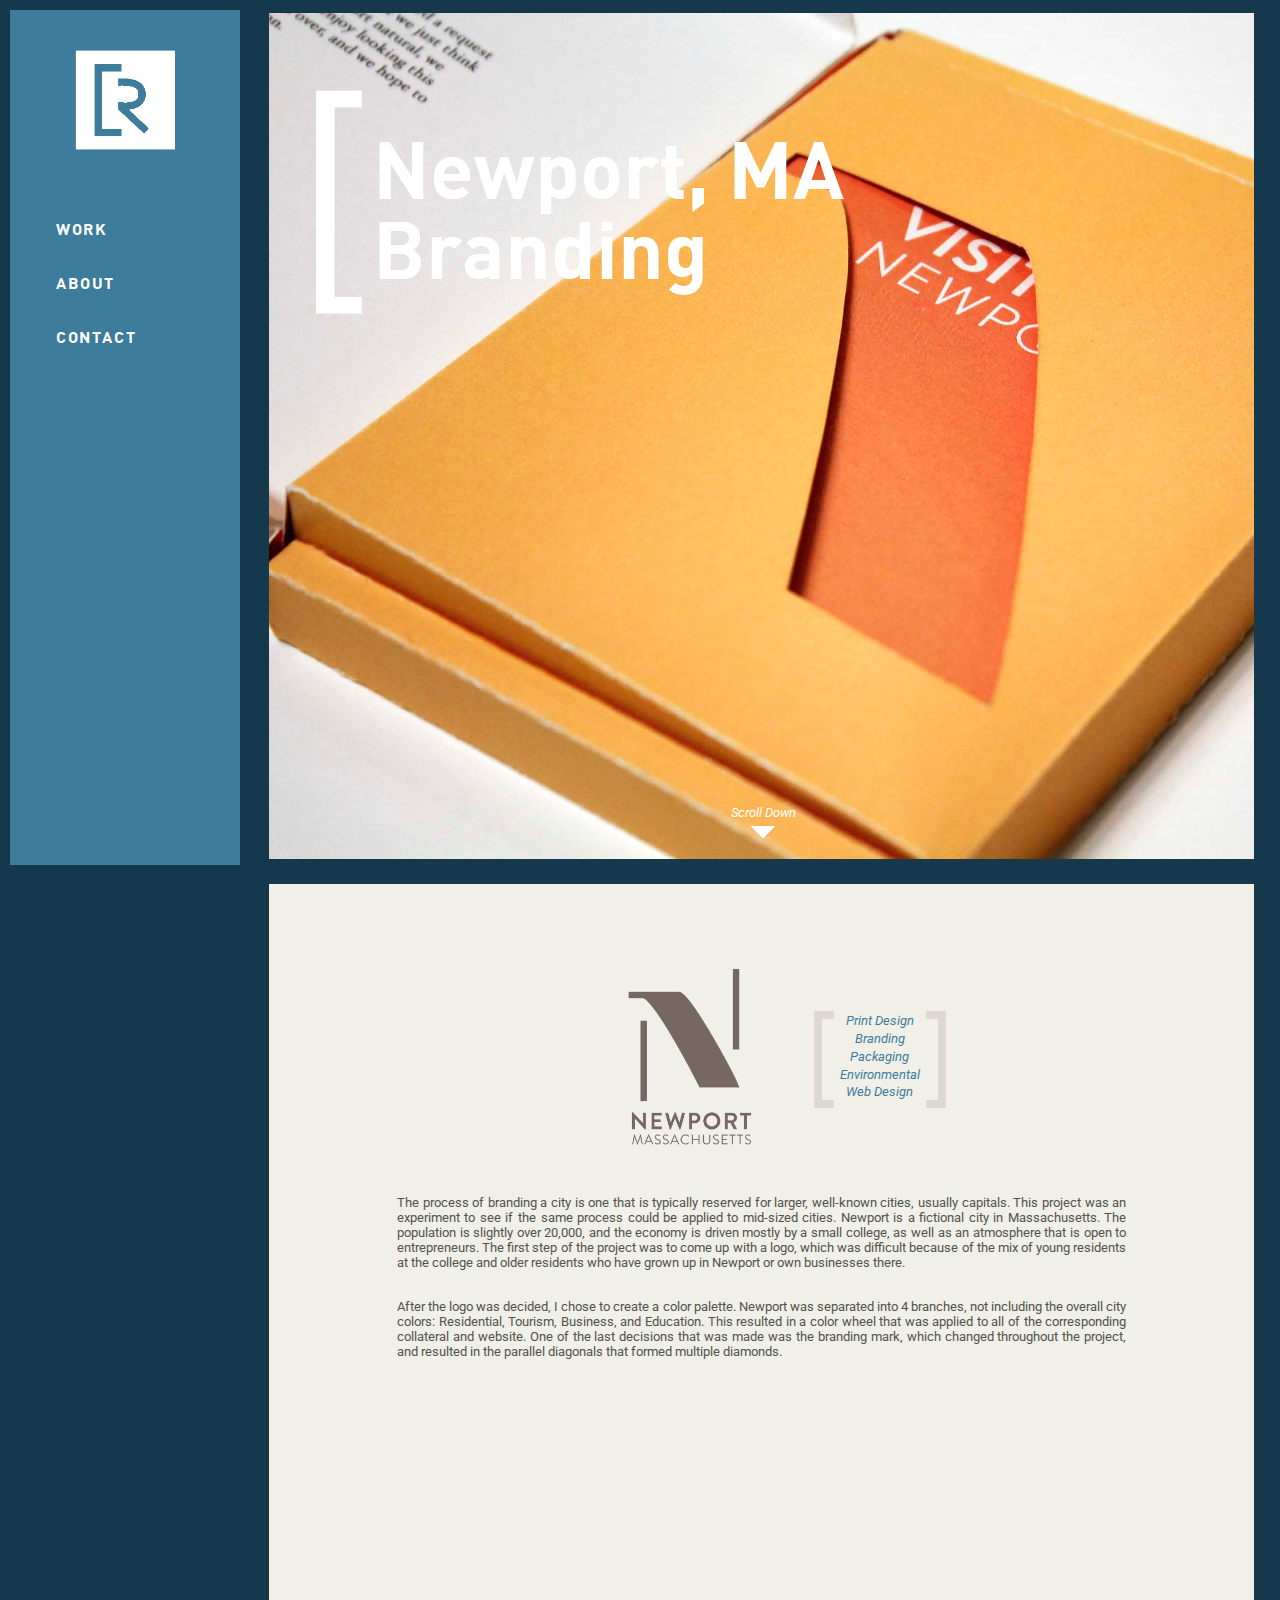
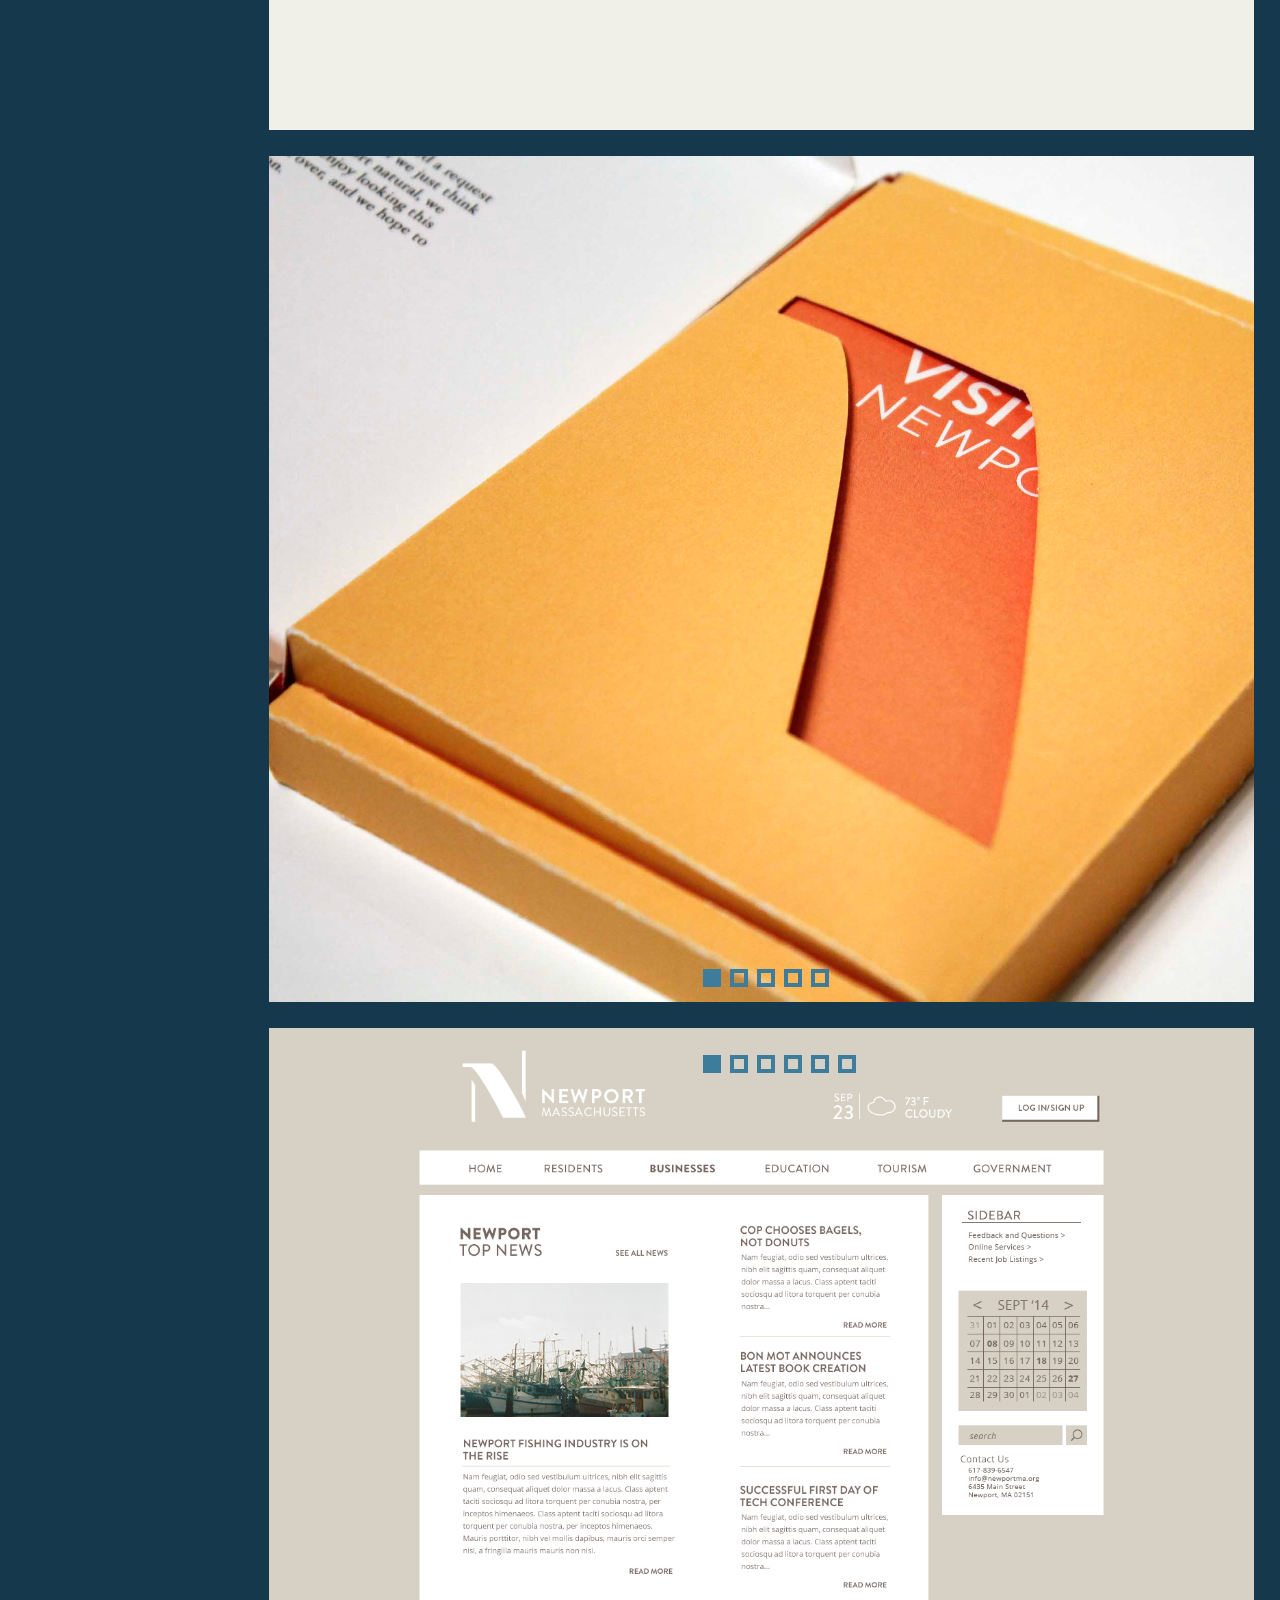
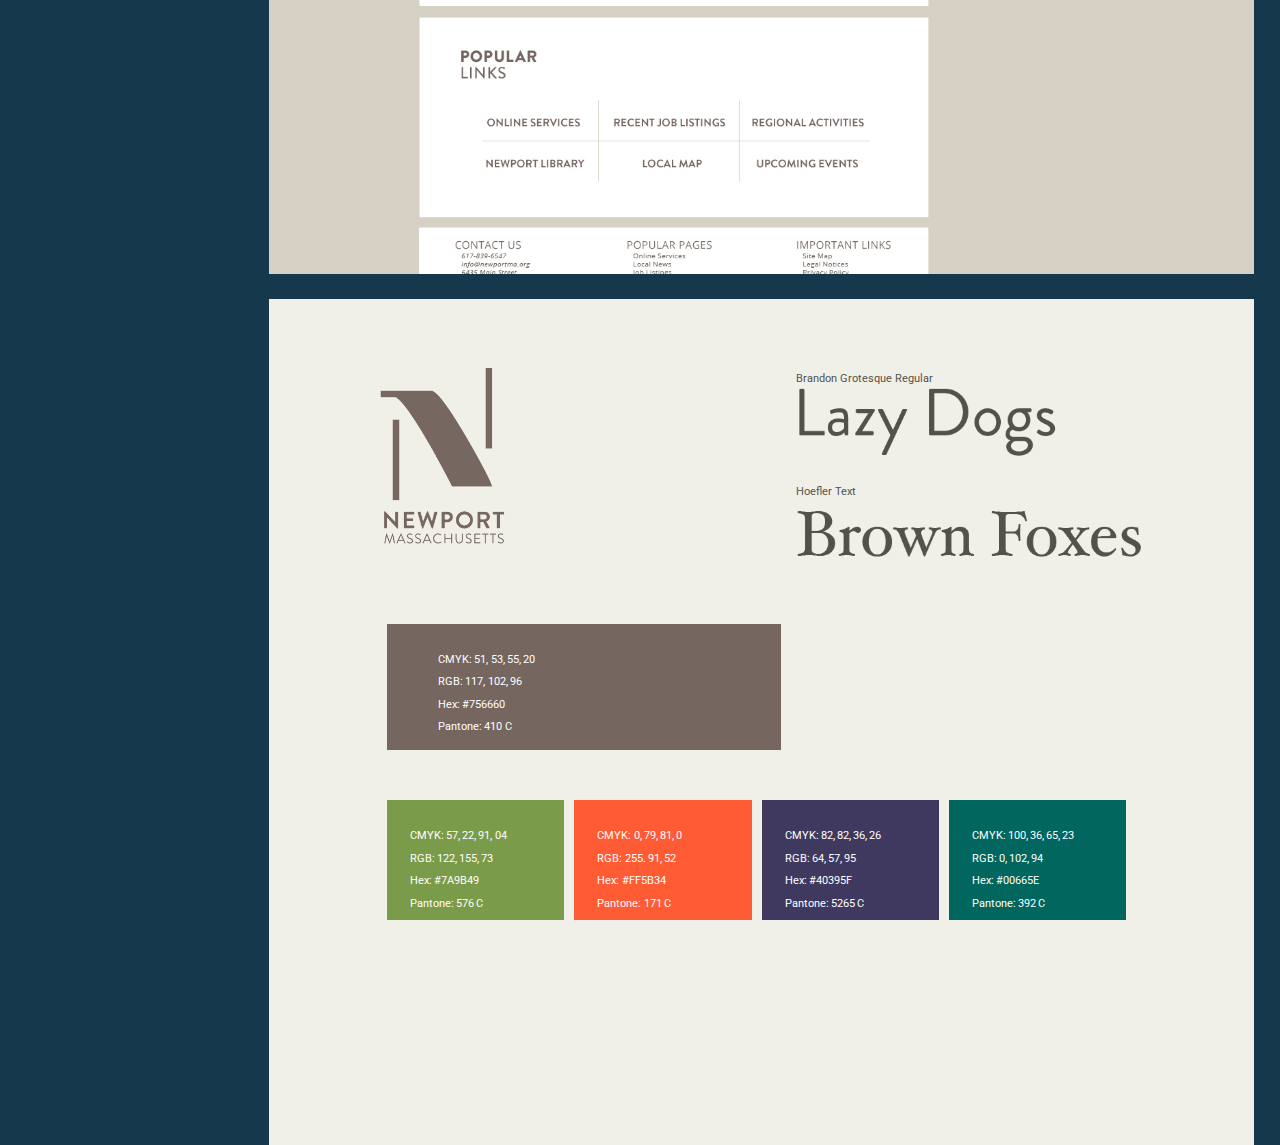
<file: newport.html>
<!DOCTYPE html>
<html>
  
  <head>
    <meta charset="UTF-8">
    <meta name="viewport" content="width=device-width, height=device-height, initial-scale=1.0">
    <title>Ryann Green  |  Design + Develop</title>
    <link rel="icon" type="image/x-icon" href="favicon.ico" />
    <link rel="stylesheet" type="text/css" href="css/main.css">
    <meta name="keywords" content="Graphic Design, Design, Publication, Web Design, HTML, CSS, JavaScript, Wordpress, Baton Rouge, Louisiana, Freelance, Freelancer, Small Business, Local">
    <meta name="description" content="I am a graphic designer and web developer in the Baton Rouge/New Orleans area. I specialize in publication design and web sites for small businesses.">
    <meta name="author" content="Ryann Green">
    <link href='http://fonts.googleapis.com/css?family=Roboto:400,400italic' rel='stylesheet' type='text/css'>
    <script src="https://ajax.googleapis.com/ajax/libs/jquery/1.8.3/jquery.min.js"></script>
    <script>
  (function(i,s,o,g,r,a,m){i['GoogleAnalyticsObject']=r;i[r]=i[r]||function(){
  (i[r].q=i[r].q||[]).push(arguments)},i[r].l=1*new Date();a=s.createElement(o),
  m=s.getElementsByTagName(o)[0];a.async=1;a.src=g;m.parentNode.insertBefore(a,m)
  })(window,document,'script','//www.google-analytics.com/analytics.js','ga');

      ga('create', 'UA-59235137-1', 'auto');
      ga('send', 'pageview');

    </script>
  </head>
  
  <body>
    
    <div class="sidebar slide-menu">
      <a href="index.html"><img class="logo" src="img/personallogo.png" alt="Ryann Green Logo" height="100px"></a>
      <nav>
        <ul>
          <li class="close-menu"><img src="img/close.png" alt="Close Menu"></li>
          <li><a href="index.html">Work</a></li>
          <li><a href="about.html">About</a></li>
          <li><a href="contact.php">Contact</a></li>
          <!-- <li><a href="blog.html">Blog</a></li>-->
        </ul>
      </nav>
    </div>
    <div id="menubar">
      <img class="toggle-slide" src="img/menu.png" alt="Menu">
    </div>
    
    <div class="module main">
      <img class="intro" src="img/newboxhalf.jpg" alt="Newport, MA">
      <div class="title">
        <ul>
          <li><img src="img/bracket.png" alt="Bracket" height="90%"></li>
          <li class="company">Newport, MA<br> Branding</li>
        </ul>
      </div>
      <div class="scroll">
        <p>Scroll Down</p>
        <img src="img/scroll.png" alt="Arrow">
      </div>
    </div>
    
    <div class="module project">
      <div class="project-info">
        <ul>
          <li class="proj-logo"><img src="img/newportlogo.png" alt="Newport Logo" style="max-height:200px;"></li>
          <li><img src="img/brackleft.png"></li>
            <ul class="skills">
              <li>Print Design</li>
              <li>Branding</li>
              <li>Packaging</li>
              <li>Environmental</li>
              <li>Web Design</li>
            </ul>
          <li><img src="img/brackright.png"></li>
        </ul>
      </div>
      <p>The process of branding a city is one that is typically reserved for larger, well-known cities, usually capitals. This project was an experiment to see if the same process could be applied to mid-sized cities. Newport is a fictional city in Massachusetts. The population is slightly over 20,000, and the economy is driven mostly by a small college, as well as an atmosphere that is open to entrepreneurs. The first step of the project was to come up with a logo, which was difficult because of the mix of young residents at the college and older residents who have grown up in Newport or own businesses there.  </p>
      <p class="project">After the logo was decided, I chose to create a color palette. Newport was separated into 4 branches, not including the overall city colors: Residential, Tourism, Business, and Education. This resulted in a color wheel that was applied to all of the corresponding collateral and website. One of the last decisions that was made was the branding mark, which changed throughout the project, and resulted in the parallel diagonals that formed multiple diamonds. </p>
    </div>
    
    <div class="module slideshow photos">
      <img id="1" class="active" src="img/newboxhalf.jpg" alt="All Boxes"/>
      <img id="2" src="img/newopen.jpg" alt="Bon Mot Boxes Stacked"/>
      <img id="3" src="img/newbooks.jpg" alt="Bon Mot Boxes"/>
      <img id="4" src="img/newcollat.jpg" alt="Bon Mot Box Open"/> 
      <img id="5" src="img/newcards.jpg" alt="Bon Mot Labels"/>
      <ul class="slideshow-select">
        <li><div class="active button but1"></div></li>
        <li><div class="button but2"></div></li>
        <li><div class="button but3"></div></li>
        <li><div class="button but4"></div></li>
        <li><div class="button but5"></div></li>
      </ul>
    </div>
    
    <div class="module slideshow website">
      <img id="1-2" class="active" src="img/newwebhome.jpg" alt="All Boxes"/>
      <img id="2-2" src="img/newwebbusiness.jpg" alt="Bon Mot Boxes Stacked"/>
      <img id="3-2" src="img/newwebresident.jpg" alt="Bon Mot Boxes"/>
      <img id="4-2" src="img/newwebeducation.jpg" alt="Bon Mot Box Open"/> 
      <img id="5-2" src="img/newwebtour.jpg" alt="Bon Mot Labels"/>
      <img id="6-2" src="img/newwebgov.jpg" alt="Bon Mot Labels"/>
      <ul class="slideshow-select">
        <li><div class="active button but1-2"></div></li>
        <li><div class="button but2-2"></div></li>
        <li><div class="button but3-2"></div></li>
        <li><div class="button but4-2"></div></li>
        <li><div class="button but5-2"></div></li>
        <li><div class="button but6-2"></div></li>
      </ul>
    </div>
    
    <div class="module wrap_up">
      <div class="image extras">
        <img src="img/newportlogo.png" alt="Newport Logo" style="max-height:200px;">
      </div>
      
      <div class="typeface extras">
        <ul>
          <li>Brandon Grotesque Regular<br>
            <img src="img/brandonreg.png"></li>
          <li>Hoefler Text<br>
            <img src="img/hoefler.png"></li>
        </ul>
      </div>
      
      <div class="m1-3 color" style="background: #756660;">
        <p>CMYK: 51, 53, 55, 20<br>
          RGB: 117, 102, 96<br>
          Hex: #756660<br>
          Pantone: 410 C</p>
      </div>
      <div class="m2-3 color" style="background: #9E948B;"></div>
      <div class="m3-3 color" style="background: #D7D1C4;"></div>
      
      <br>
      
      <div class="s1-4 color" style="background: #7A9B49;">
      <p>CMYK: 57, 22, 91, 04<br>
        RGB: 122, 155, 73<br>
        Hex: #7A9B49<br>
        Pantone: 576 C</p>
      </div>
      <div class="s2-4 color" style="background: #FF5B34;">
      <p>CMYK: 0, 79, 81, 0<br>
        RGB: 255. 91, 52<br>
        Hex: #FF5B34<br>
        Pantone: 171 C</p>
      </div>
      <div class="s3-4 color" style="background: #40395F;">
      <p>CMYK: 82, 82, 36, 26<br>
        RGB: 64, 57, 95<br>
        Hex: #40395F<br>
        Pantone: 5265 C</p>
      </div>
      <div class="s4-4 color" style="background: #00665E;">
      <p>CMYK: 100, 36, 65, 23<br>
        RGB: 0, 102, 94<br>
        Hex: #00665E<br>
        Pantone: 392 C</p>
      </div>
    </div>
    
    
    <script>
      // on click of button with class
      $(".but1").click(function() {
        // remove .active for unclicked
        $(".photos .button").removeClass("active");
        $(".photos img").removeClass("active");
        // change css for button clicked
        $(".but1").addClass("active");
        // change z-index of image with class
        $("#1").addClass("active");
      });
      $(".but2").click(function() {
        $(".photos .button").removeClass("active");
        $(".photos img").removeClass("active");
        $(".but2").addClass("active");
        $("#2").addClass("active");
      });
      $(".but3").click(function() {
        $(".photos .button").removeClass("active");
        $(".photos img").removeClass("active");
        $(".but3").addClass("active");
        $("#3").addClass("active");
      });
      $(".but4").click(function() {
        $(".photos .button").removeClass("active");
        $(".photos img").removeClass("active");
        $(".but4").addClass("active");
        $("#4").addClass("active");
      });
      $(".but5").click(function() {
        $(".photos .button").removeClass("active");
        $(".photos img").removeClass("active");
        $(".but5").addClass("active");
        $("#5").addClass("active");
      });
      $(".but6").click(function() {
        $(".photos .button").removeClass("active");
        $(".photos img").removeClass("active");
        $(".but6").addClass("active");
        $("#6").addClass("active");
      });
       // on click of button with class
      $(".but1-2").click(function() {
        // remove .active for unclicked
        $(".website .button").removeClass("active");
        $(".website img").removeClass("active");
        // change css for button clicked
        $(".but1-2").addClass("active");
        // change z-index of image with class
        $("#1-2").addClass("active");
      });
      $(".but2-2").click(function() {
        $(".website .button").removeClass("active");
        $(".website img").removeClass("active");
        $(".but2-2").addClass("active");
        $("#2-2").addClass("active");
      });
      $(".but3-2").click(function() {
        $(".website .button").removeClass("active");
        $(".website img").removeClass("active");
        $(".but3-2").addClass("active");
        $("#3-2").addClass("active");
      });
      $(".but4-2").click(function() {
        $(".website .button").removeClass("active");
        $(".website img").removeClass("active");
        $(".but4-2").addClass("active");
        $("#4-2").addClass("active");
      });
      $(".but5-2").click(function() {
        $(".website .button").removeClass("active");
        $(".website img").removeClass("active");
        $(".but5-2").addClass("active");
        $("#5-2").addClass("active");
      });
      $(".but6-2").click(function() {
        $(".website .button").removeClass("active");
        $(".website img").removeClass("active");
        $(".but6-2").addClass("active");
        $("#6-2").addClass("active");
      });
      
      // Click on .toggle slide
        $(".toggle-slide").click(function() {
          // Change .sidebar left css to 0px
          $(".sidebar").css("left", "0px");
        });
      // Click on .close-menu
        $(".close-menu").click(function() {
          // Change .sidebar left css to -300px
          $(".sidebar").css("left", "-300px");
        });
    </script>
    
  </body>
  
</html>
</file>
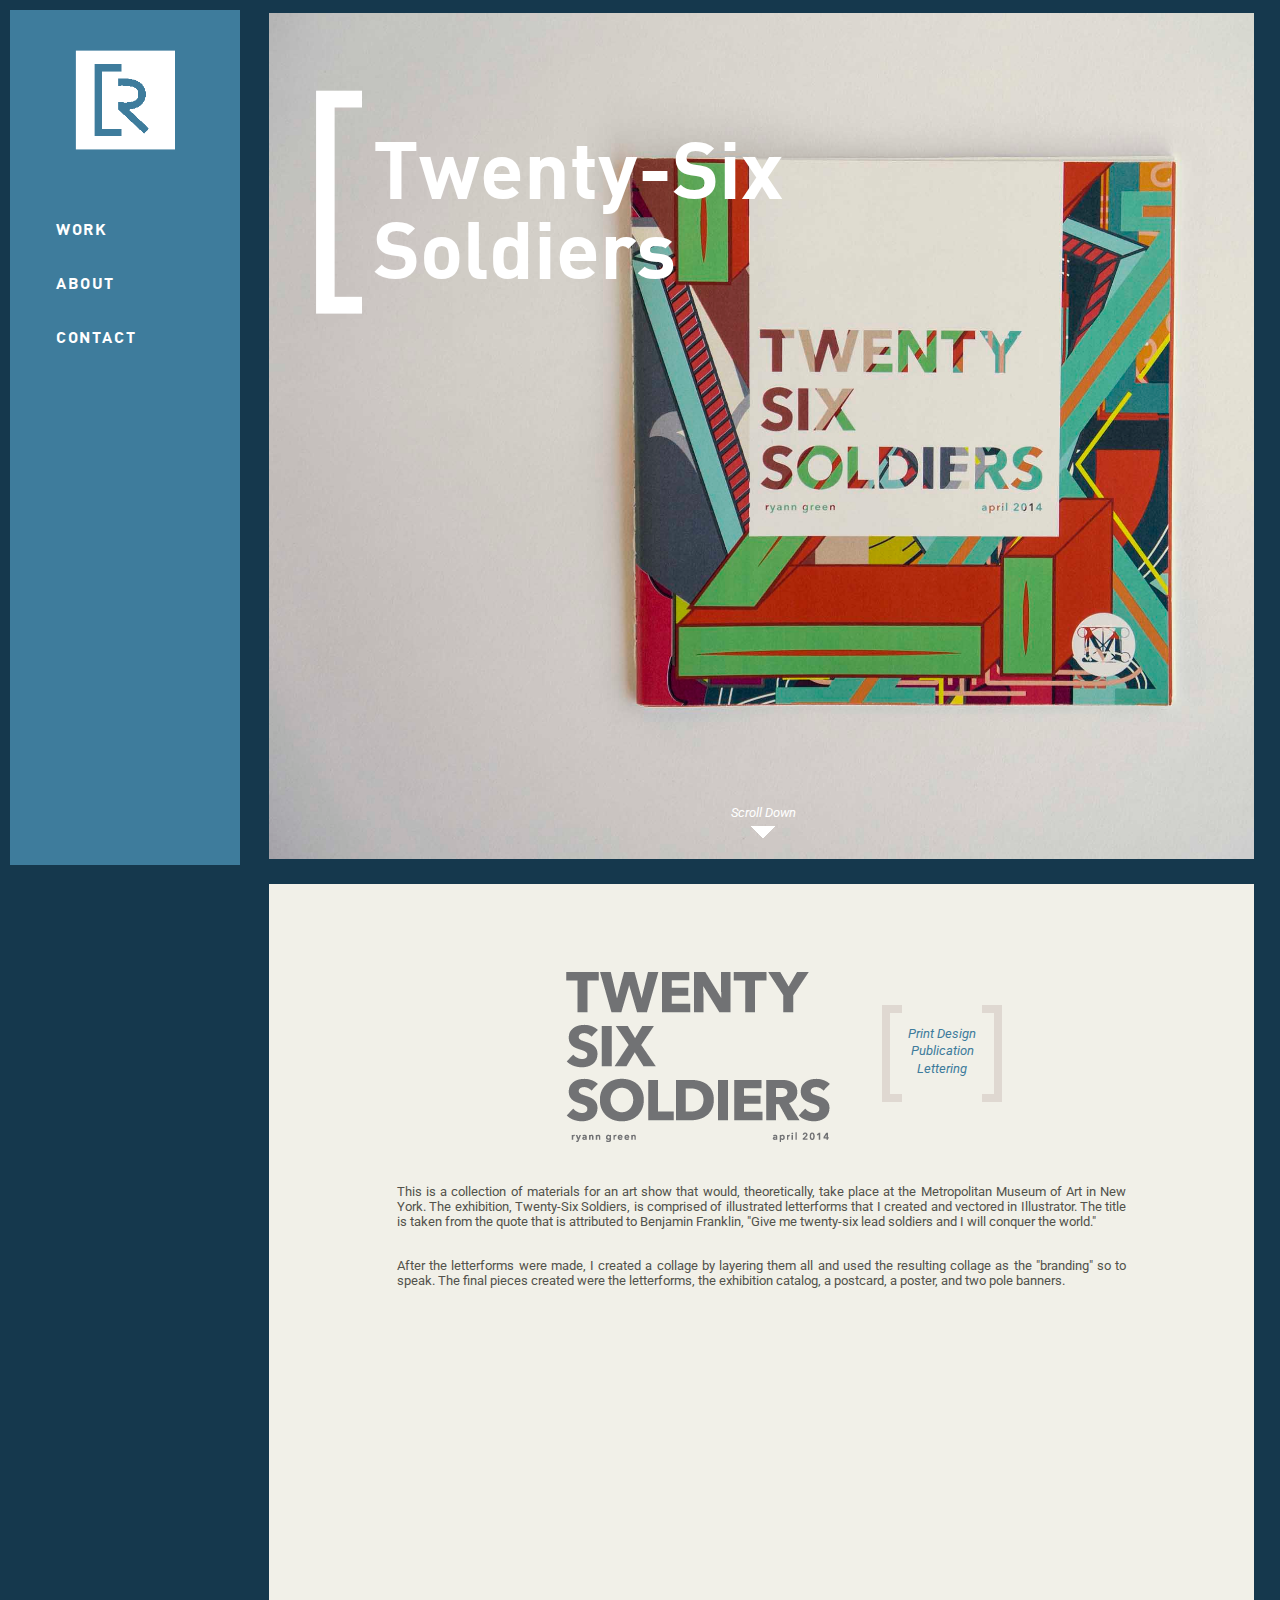
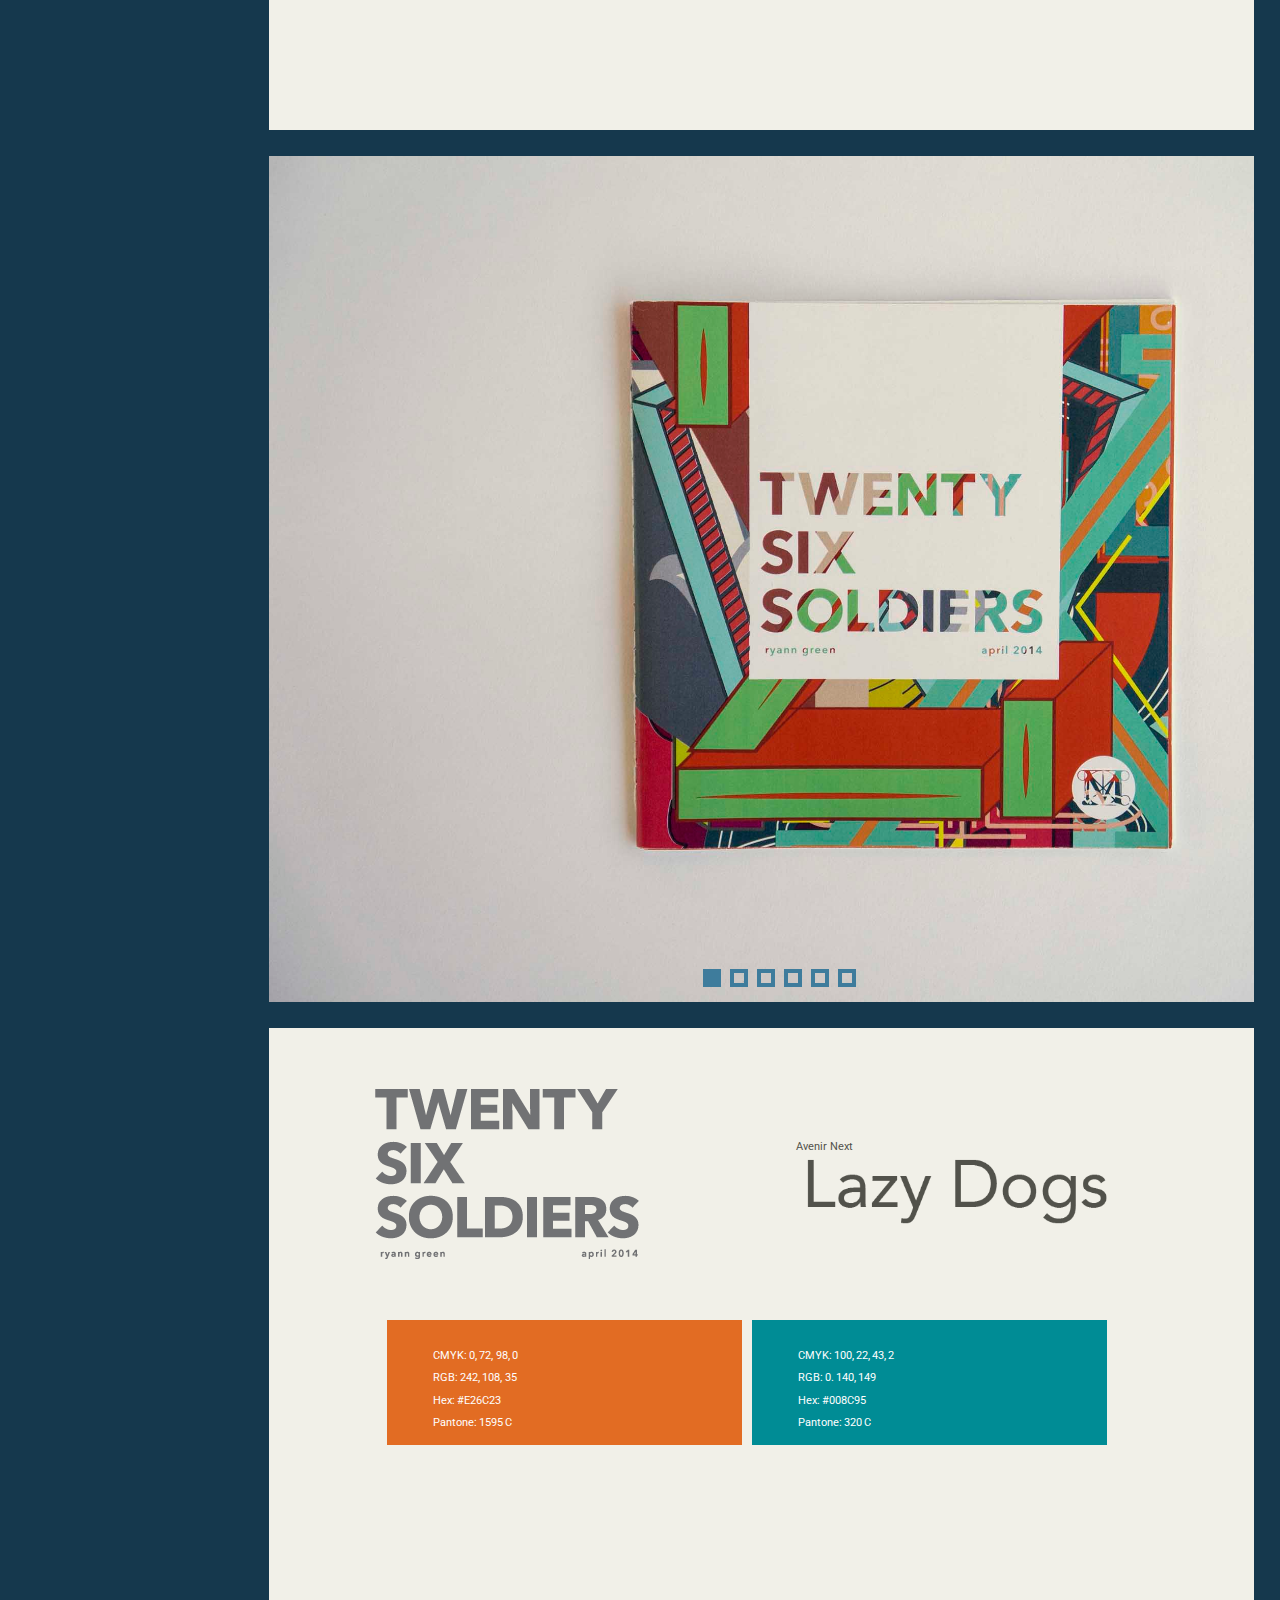
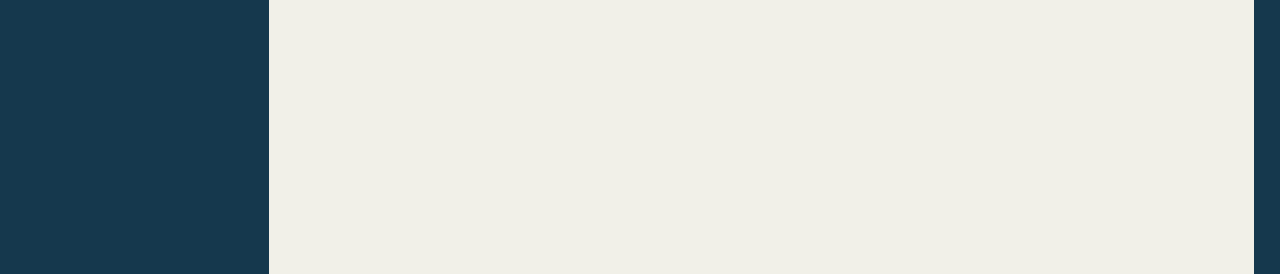
<file: soldiers.html>
<!DOCTYPE html>
<html>
  
  <head>
    <meta charset="UTF-8">
    <meta name="viewport" content="width=device-width, height=device-height, initial-scale=1.0">
    <title>Ryann Green  |  Design + Develop</title>
    <link rel="icon" type="image/x-icon" href="favicon.ico" />
    <link rel="stylesheet" type="text/css" href="css/main.css">
    <meta name="keywords" content="Graphic Design, Design, Publication, Web Design, HTML, CSS, JavaScript, Wordpress, Baton Rouge, Louisiana, Freelance, Freelancer, Small Business, Local">
    <meta name="description" content="I am a graphic designer and web developer in the Baton Rouge/New Orleans area. I specialize in publication design and web sites for small businesses.">
    <meta name="author" content="Ryann Green">
    <link href='http://fonts.googleapis.com/css?family=Roboto:400,400italic' rel='stylesheet' type='text/css'>
    <script src="https://ajax.googleapis.com/ajax/libs/jquery/1.8.3/jquery.min.js"></script>
    <script>
  (function(i,s,o,g,r,a,m){i['GoogleAnalyticsObject']=r;i[r]=i[r]||function(){
  (i[r].q=i[r].q||[]).push(arguments)},i[r].l=1*new Date();a=s.createElement(o),
  m=s.getElementsByTagName(o)[0];a.async=1;a.src=g;m.parentNode.insertBefore(a,m)
  })(window,document,'script','//www.google-analytics.com/analytics.js','ga');

      ga('create', 'UA-59235137-1', 'auto');
      ga('send', 'pageview');

    </script>
  </head>
  
  <body>
    
    <div class="sidebar slide-menu">
      <a href="index.html"><img class="logo" src="img/personallogo.png" alt="Ryann Green Logo" height="100px"></a>
      <nav>
        <ul>
          <li class="close-menu"><img src="img/close.png" alt="Close Menu"></li>
          <li><a href="index.html">Work</a></li>
          <li><a href="about.html">About</a></li>
          <li><a href="contact.php">Contact</a></li>
          <!-- <li><a href="blog.html">Blog</a></li>-->
        </ul>
      </nav>
    </div>
    <div id="menubar">
      <img class="toggle-slide" src="img/menu.png" alt="Menu">
    </div>
    
    <div class="module main">
      <img class="intro" src="img/exhibcover.jpg" alt="Twenty-Six Soldiers Cover">
      <div class="title">
        <ul>
          <li><img src="img/bracket.png" alt="Bracket" height="90%"></li>
          <li class="company">Twenty-Six<br> Soldiers</li>
        </ul>
      </div>
      <div class="scroll">
        <p>Scroll Down</p>
        <img src="img/scroll.png" alt="Arrow">
      </div>
    </div>
    
    <div class="module project">
      <div class="project-info">
        <ul>
          <li class="proj-logo"><img src="img/exhiblogo3.png" alt="Exhibition Logo"></li>
          <li><img src="img/brackleft.png"></li>
            <ul class="skills">
              <li>Print Design</li>
              <li>Publication</li>
              <li>Lettering</li>
            </ul>
          <li><img src="img/brackright.png"></li>
        </ul>
      </div>
      <p>This is a collection of materials for an art show that would, theoretically, take place at the Metropolitan Museum of Art in New York. The exhibition, Twenty-Six Soldiers, is comprised of illustrated letterforms that I created and vectored in Illustrator. The title is taken from the quote that is attributed to Benjamin Franklin, "Give me twenty-six lead soldiers and I will conquer the world." </p>
      <p class="project">After the letterforms were made, I created a collage by layering them all and used the resulting collage as the "branding" so to speak. The final pieces created were the letterforms, the exhibition catalog, a postcard, a poster, and two pole banners.</p>
    </div>
    
    <div class="module slideshow">
      <img id="1" class="active" src="img/exhibcover.jpg" alt="Catalog Cover"/>
      <img id="2" src="img/exhibbind.jpg" alt="Catalog Binding"/>
      <img id="3" src="img/exhibquote.jpg" alt="Quote Detail"/>
      <img id="4" src="img/exhibtitle.jpg" alt="Title Page"/> 
      <img id="5" src="img/exhibletters.jpg" alt="Letter Spread"/>
      <img id="6" src="img/exhibletters2.jpg" alt="Letter Spread"/>
      <ul class="slideshow-select">
        <li><div class="active button but1"></div></li>
        <li><div class="button but2"></div></li>
        <li><div class="button but3"></div></li>
        <li><div class="button but4"></div></li>
        <li><div class="button but5"></div></li>
        <li><div class="button but6"></div></li>
      </ul>
    </div>
    
    <div class="module wrap_up">
      <div class="image extras">
        <img src="img/exhiblogo3.png" alt="Exhibition Logo">
      </div>
      
      <div class="typeface extras">
        <ul>
          <li>Avenir Next<br>
            <img src="img/avenir.png"></li>
        </ul>
      </div>

      <div class="s1-2 color" style="background: #E26C23;">
      <p>CMYK: 0, 72, 98, 0<br>
        RGB: 242, 108, 35<br>
        Hex: #E26C23<br>
        Pantone: 1595 C</p>
      </div>
      <div class="s2-2 color" style="background: #008C95;">
      <p>CMYK: 100, 22, 43, 2<br>
        RGB: 0. 140, 149<br>
        Hex: #008C95<br>
        Pantone: 320 C</p>
      </div>
    </div>
    
    
    <script>
      // on click of button with class
      $(".but1").click(function() {
        // remove .active for unclicked
        $(".button").removeClass("active");
        $(".slideshow img").removeClass("active");
        // change css for button clicked
        $(".but1").addClass("active");
        // change z-index of image with class
        $("#1").addClass("active");
      });
      $(".but2").click(function() {
        $(".button").removeClass("active");
        $(".slideshow img").removeClass("active");
        $(".but2").addClass("active");
        $("#2").addClass("active");
      });
      $(".but3").click(function() {
        $(".button").removeClass("active");
        $(".slideshow img").removeClass("active");
        $(".but3").addClass("active");
        $("#3").addClass("active");
      });
      $(".but4").click(function() {
        $(".button").removeClass("active");
        $(".slideshow img").removeClass("active");
        $(".but4").addClass("active");
        $("#4").addClass("active");
      });
      $(".but5").click(function() {
        $(".button").removeClass("active");
        $(".slideshow img").removeClass("active");
        $(".but5").addClass("active");
        $("#5").addClass("active");
      });
      $(".but6").click(function() {
        $(".button").removeClass("active");
        $(".slideshow img").removeClass("active");
        $(".but6").addClass("active");
        $("#6").addClass("active");
      });
      
      // Click on .toggle slide
        $(".toggle-slide").click(function() {
          // Change .sidebar left css to 0px
          $(".sidebar").css("left", "0px");
        });
      // Click on .close-menu
        $(".close-menu").click(function() {
          // Change .sidebar left css to -300px
          $(".sidebar").css("left", "-300px");
        });
    </script>
    
  </body>
  
</html>
</file>
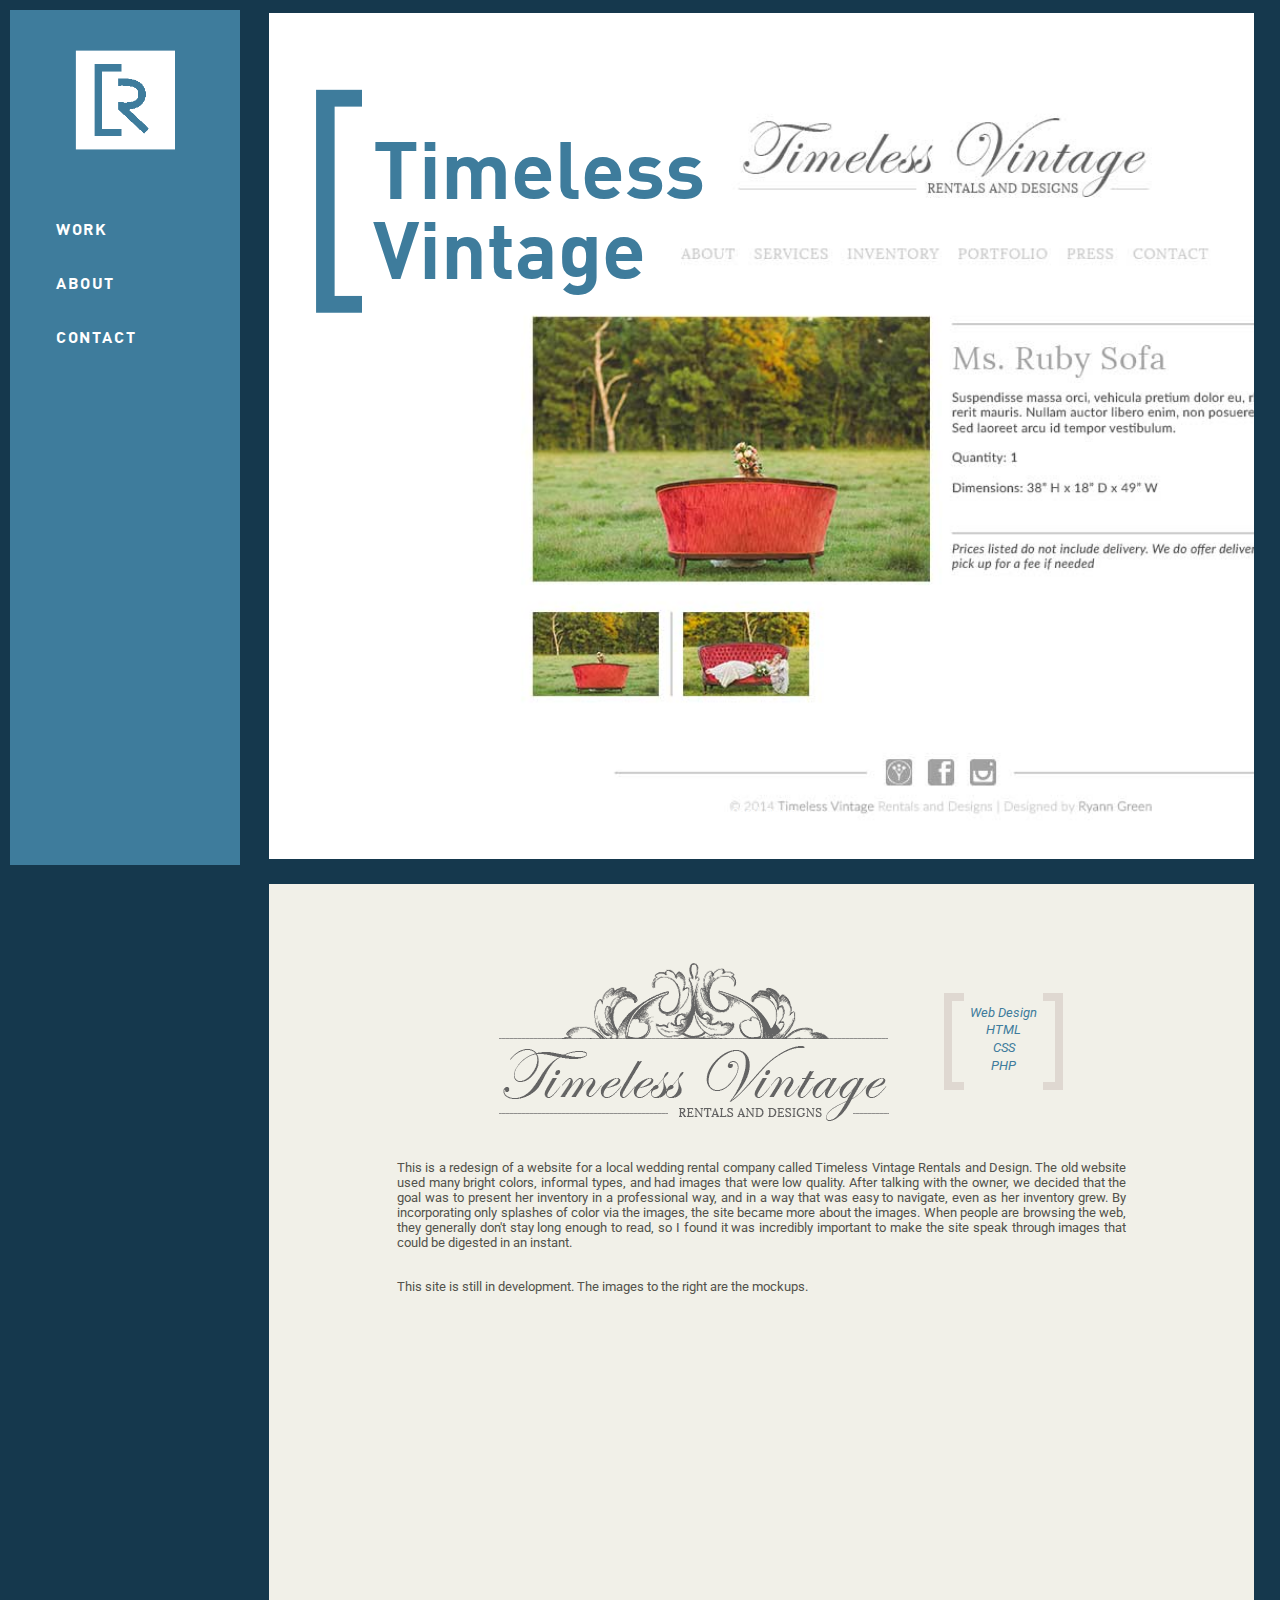
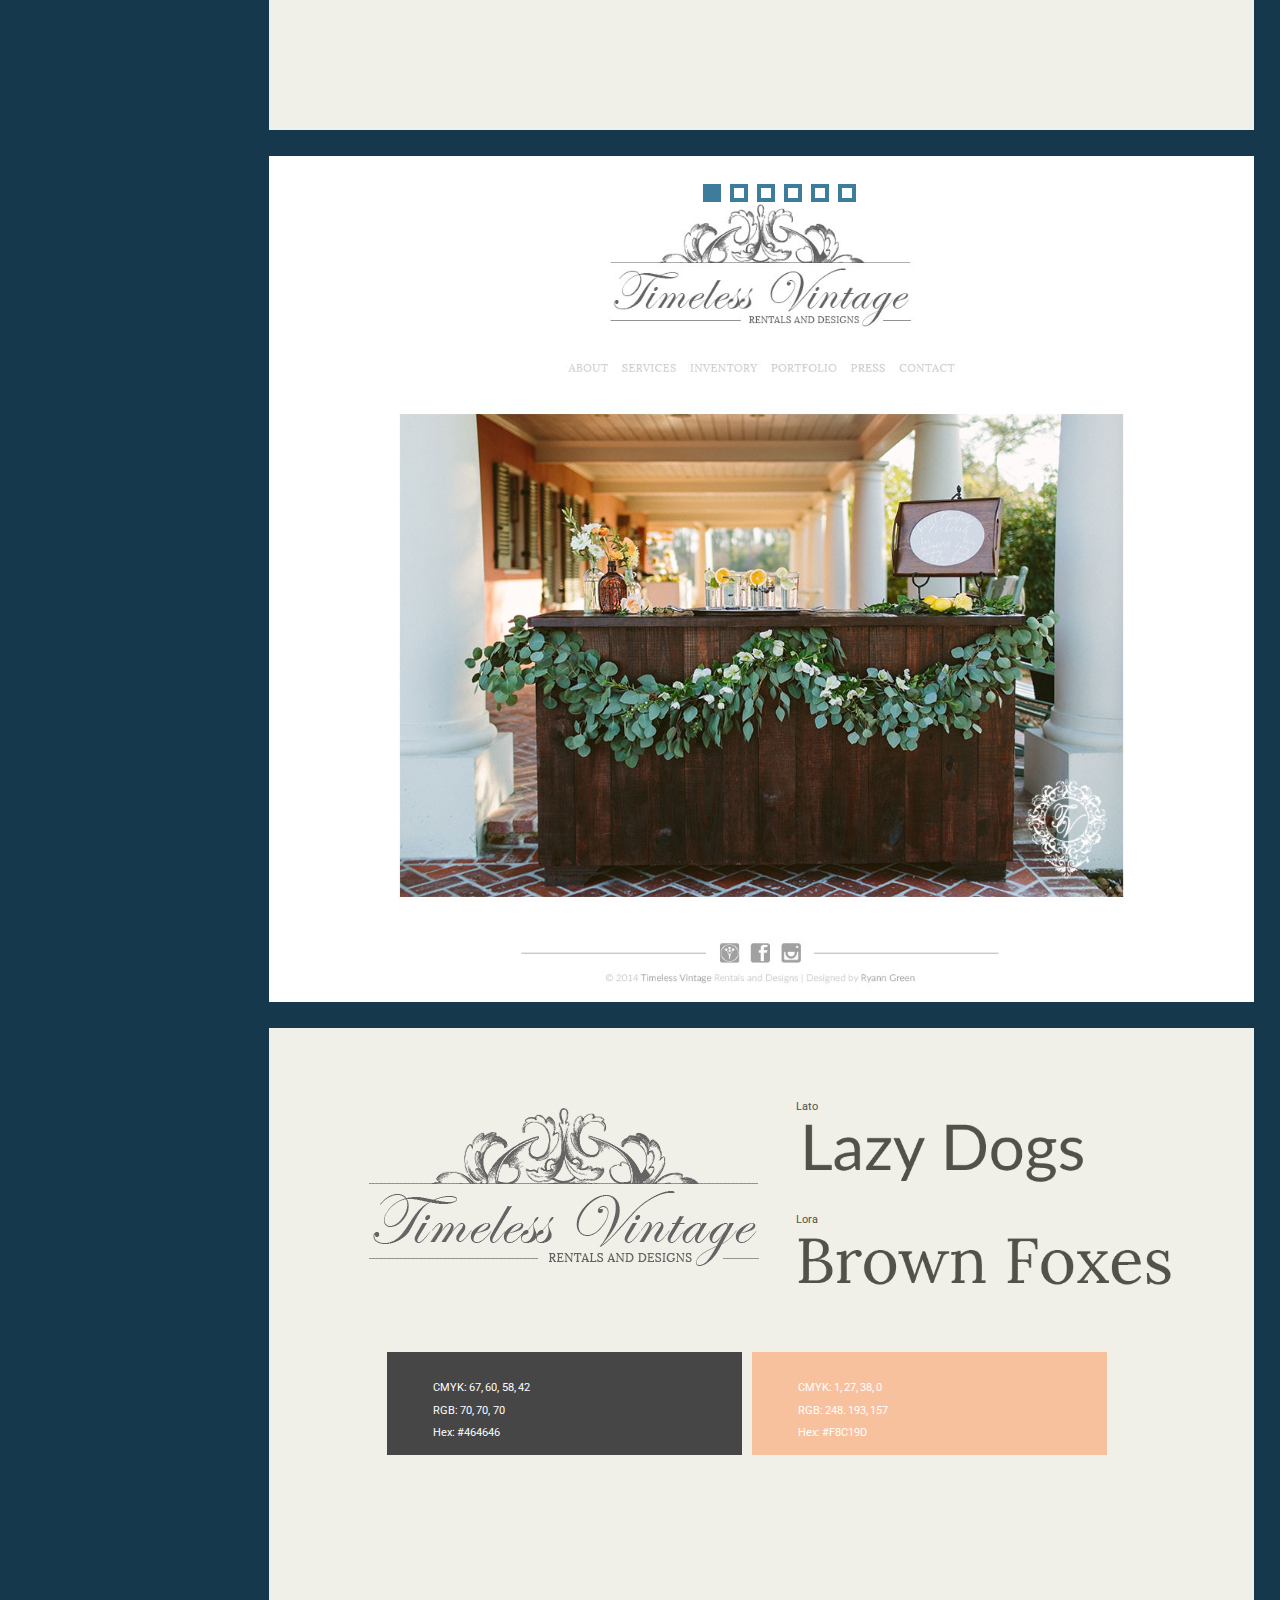
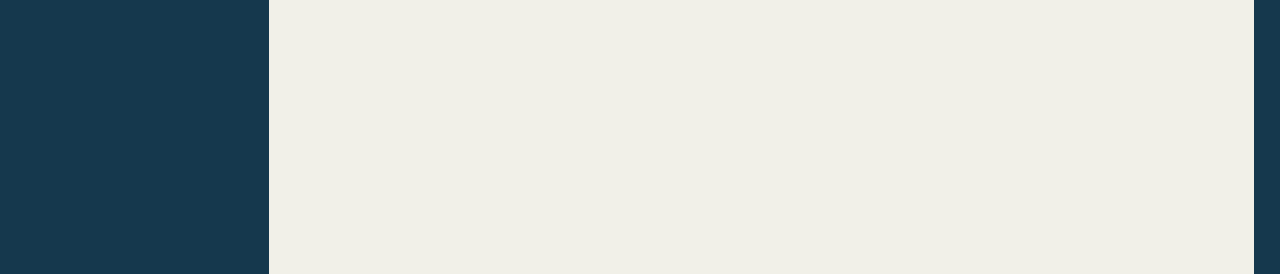
<file: timeless.html>
<!DOCTYPE html>
<html>
  
  <head>
    <meta charset="UTF-8">
    <meta name="viewport" content="width=device-width, height=device-height, initial-scale=1.0">
    <title>Ryann Green  |  Design + Develop</title>
    <link rel="icon" type="image/x-icon" href="favicon.ico" />
    <link rel="stylesheet" type="text/css" href="css/main.css">
    <meta name="keywords" content="Graphic Design, Design, Publication, Web Design, HTML, CSS, JavaScript, Wordpress, Baton Rouge, Louisiana, Freelance, Freelancer, Small Business, Local">
    <meta name="description" content="I am a graphic designer and web developer in the Baton Rouge/New Orleans area. I specialize in publication design and web sites for small businesses.">
    <meta name="author" content="Ryann Green">
    <link href='http://fonts.googleapis.com/css?family=Roboto:400,400italic' rel='stylesheet' type='text/css'>
    <script src="https://ajax.googleapis.com/ajax/libs/jquery/1.8.3/jquery.min.js"></script>
    <script>
  (function(i,s,o,g,r,a,m){i['GoogleAnalyticsObject']=r;i[r]=i[r]||function(){
  (i[r].q=i[r].q||[]).push(arguments)},i[r].l=1*new Date();a=s.createElement(o),
  m=s.getElementsByTagName(o)[0];a.async=1;a.src=g;m.parentNode.insertBefore(a,m)
  })(window,document,'script','//www.google-analytics.com/analytics.js','ga');

      ga('create', 'UA-59235137-1', 'auto');
      ga('send', 'pageview');

    </script>
  </head>
  
  <body>
    
    <div class="sidebar slide-menu">
      <a href="index.html"><img class="logo" src="img/personallogo.png" alt="Ryann Green Logo" height="100px"></a>
      <nav>
        <ul>
          <li class="close-menu"><img src="img/close.png" alt="Close Menu"></li>
          <li><a href="index.html">Work</a></li>
          <li><a href="about.html">About</a></li>
          <li><a href="contact.php">Contact</a></li>
          <!-- <li><a href="blog.html">Blog</a></li>-->
        </ul>
      </nav>
    </div>
    <div id="menubar">
      <img class="toggle-slide" src="img/menu.png" alt="Menu">
    </div>
    
    <div class="module main">
      <img class="intro" src="img/timeitem.jpg" alt="Timeless Vintage Rentals Website">
      <div class="title">
        <ul>
          <li><img src="img/bracketblue.png" alt="Bracket" height="90%"></li>
          <li class="company" style="color:#3e7c9c;">Timeless<br> Vintage</li>
        </ul>
      </div>
      <div class="scroll">
        <p>Scroll Down</p>
        <img src="img/scroll.png" alt="Arrow">
      </div>
    </div>
    
    <div class="module project">
      <div class="project-info">
        <ul>
          <li class="proj-logo"><img src="img/timelesslogo.png" alt="Timeless Vintage Rentals Logo"></li>
          <li><img src="img/brackleft.png"></li>
            <ul class="skills">
              <li>Web Design</li>
              <li>HTML</li>
              <li>CSS</li>
              <li>PHP</li>
            </ul>
          <li><img src="img/brackright.png"></li>
        </ul>
      </div>
      <p>This is a redesign of a website for a local wedding rental company called Timeless Vintage Rentals and Design. The old website used many bright colors, informal types, and had images that were low quality. After talking with the owner, we decided that the goal was to present her inventory in a professional way, and in a way that was easy to navigate, even as her inventory grew. By incorporating only splashes of color via the images, the site became more about the images. When people are browsing the web, they generally don't stay long enough to read, so I found it was incredibly important to make the site speak through images that could be digested in an instant. </p>
      <p>This site is still in development. The images to the right are the mockups. </p>
    </div>
    
    <div class="module slideshow website">
      <img id="1" class="active" src="img/timehome.jpg" alt="Homepage Mockup"/>
      <img id="2" src="img/timeabout.jpg" alt="About Page Mockup"/>
      <img id="3" src="img/timeinventory.jpg" alt="Inventory Page"/>
      <img id="4" src="img/timeitem.jpg" alt="Item Specific Page"/> 
      <img id="5" src="img/timecontact.jpg" alt="Contact Page"/>
      <img id="6" src="img/timeportfolio.jpg" alt="Portfolio Shoots"/>
      <ul class="slideshow-select">
        <li><div class="active button but1"></div></li>
        <li><div class="button but2"></div></li>
        <li><div class="button but3"></div></li>
        <li><div class="button but4"></div></li>
        <li><div class="button but5"></div></li>
        <li><div class="button but6"></div></li>
      </ul>
    </div>
    
    <div class="module wrap_up">
      <div class="image extras">
        <img src="img/timelesslogo.png" alt="Timeless Vintage Logo">
      </div>
      
      <div class="typeface extras">
        <ul>
          <li>Lato<br>
            <img src="img/lato.png"></li>
          <li>Lora<br>
            <img src="img/lora.png"></li>
        </ul>
      </div>
      
      <div class="s1-2 color" style="background: #464646;">
      <p>CMYK: 67, 60, 58, 42<br>
        RGB: 70, 70, 70<br>
        Hex: #464646</p>
      </div>
      <div class="s2-2 color" style="background: #F8C19D;">
      <p>CMYK: 1, 27, 38, 0<br>
        RGB: 248. 193, 157<br>
        Hex: #F8C19D</p>
      </div>
    </div>
    
    
    <script>
      // on click of button with class
      $(".but1").click(function() {
        // remove .active for unclicked
        $(".button").removeClass("active");
        $(".slideshow img").removeClass("active");
        // change css for button clicked
        $(".but1").addClass("active");
        // change z-index of image with class
        $("#1").addClass("active");
      });
      $(".but2").click(function() {
        $(".button").removeClass("active");
        $(".slideshow img").removeClass("active");
        $(".but2").addClass("active");
        $("#2").addClass("active");
      });
      $(".but3").click(function() {
        $(".button").removeClass("active");
        $(".slideshow img").removeClass("active");
        $(".but3").addClass("active");
        $("#3").addClass("active");
      });
      $(".but4").click(function() {
        $(".button").removeClass("active");
        $(".slideshow img").removeClass("active");
        $(".but4").addClass("active");
        $("#4").addClass("active");
      });
      $(".but5").click(function() {
        $(".button").removeClass("active");
        $(".slideshow img").removeClass("active");
        $(".but5").addClass("active");
        $("#5").addClass("active");
      });
      $(".but6").click(function() {
        $(".button").removeClass("active");
        $(".slideshow img").removeClass("active");
        $(".but6").addClass("active");
        $("#6").addClass("active");
      });
      
      // Click on .toggle slide
        $(".toggle-slide").click(function() {
          // Change .sidebar left css to 0px
          $(".sidebar").css("left", "0px");
        });
      // Click on .close-menu
        $(".close-menu").click(function() {
          // Change .sidebar left css to -300px
          $(".sidebar").css("left", "-300px");
        });
    </script>
    
  </body>
  
</html>
</file>
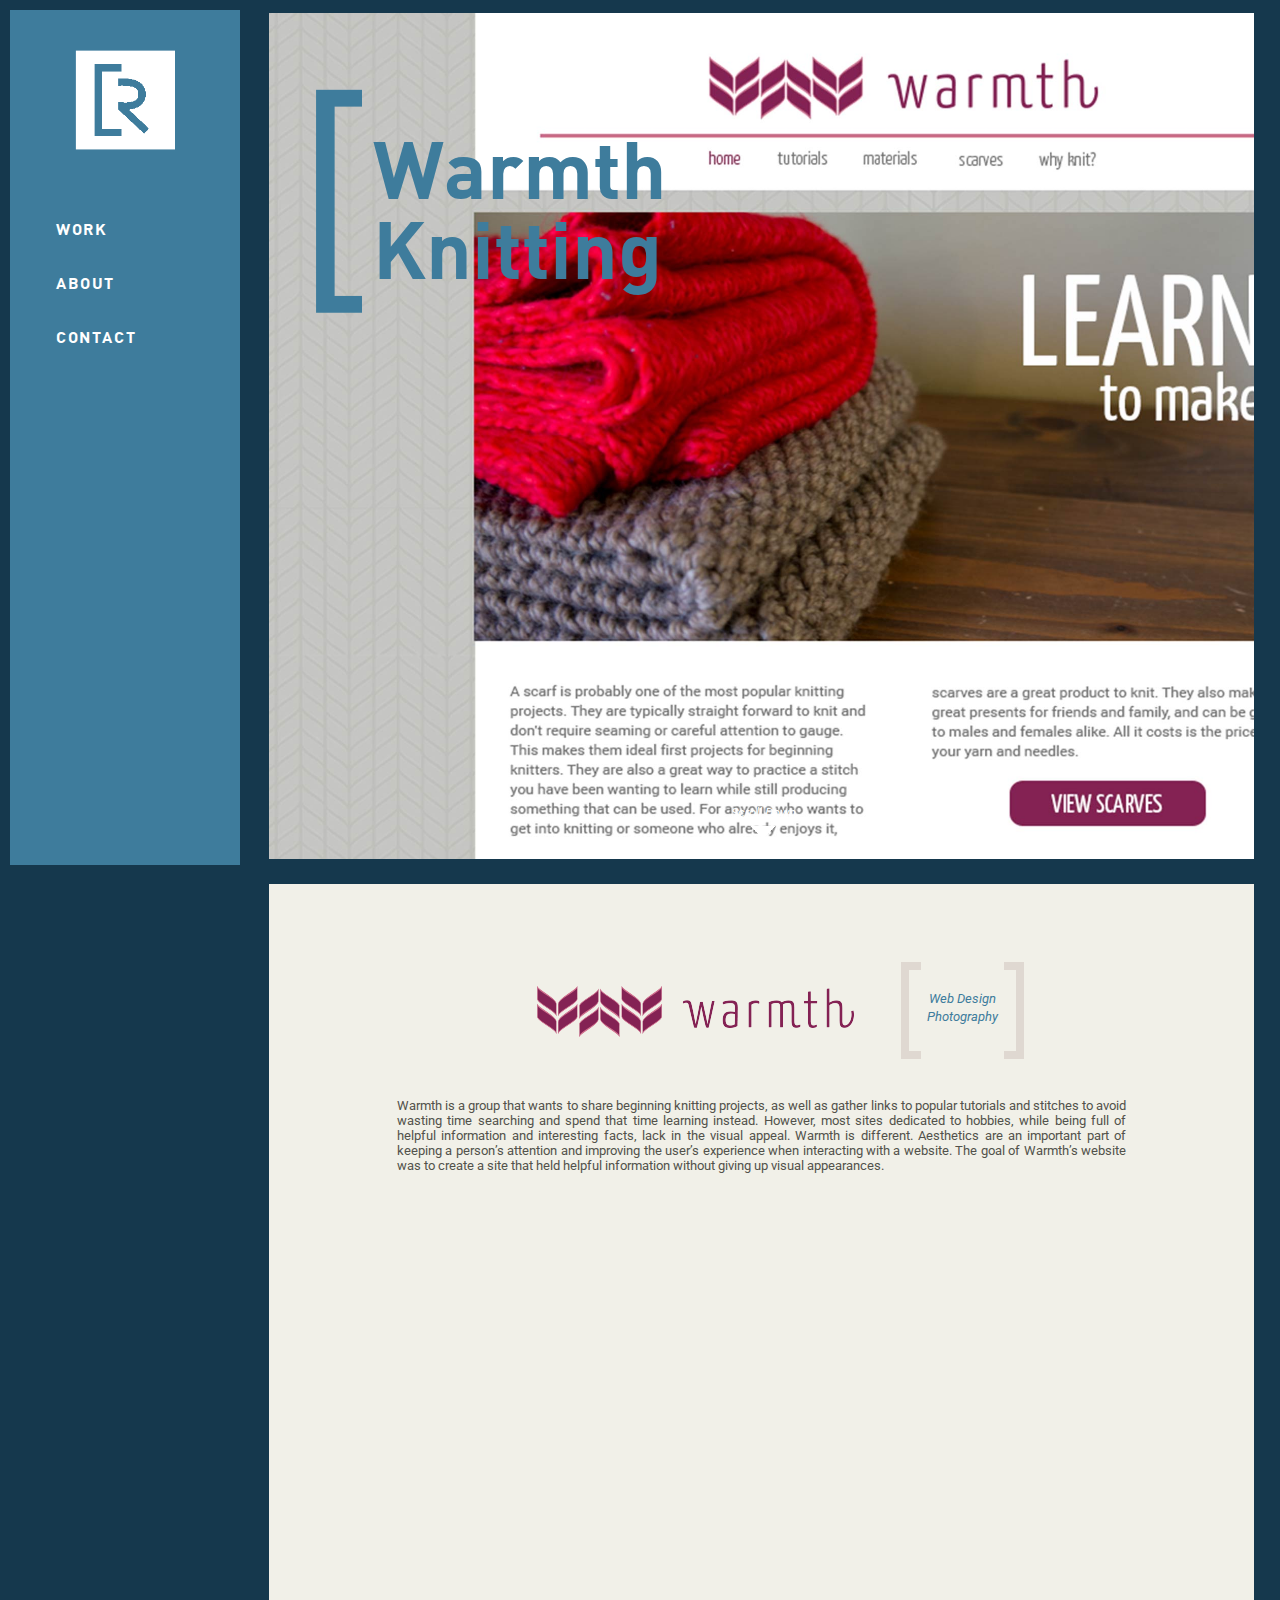
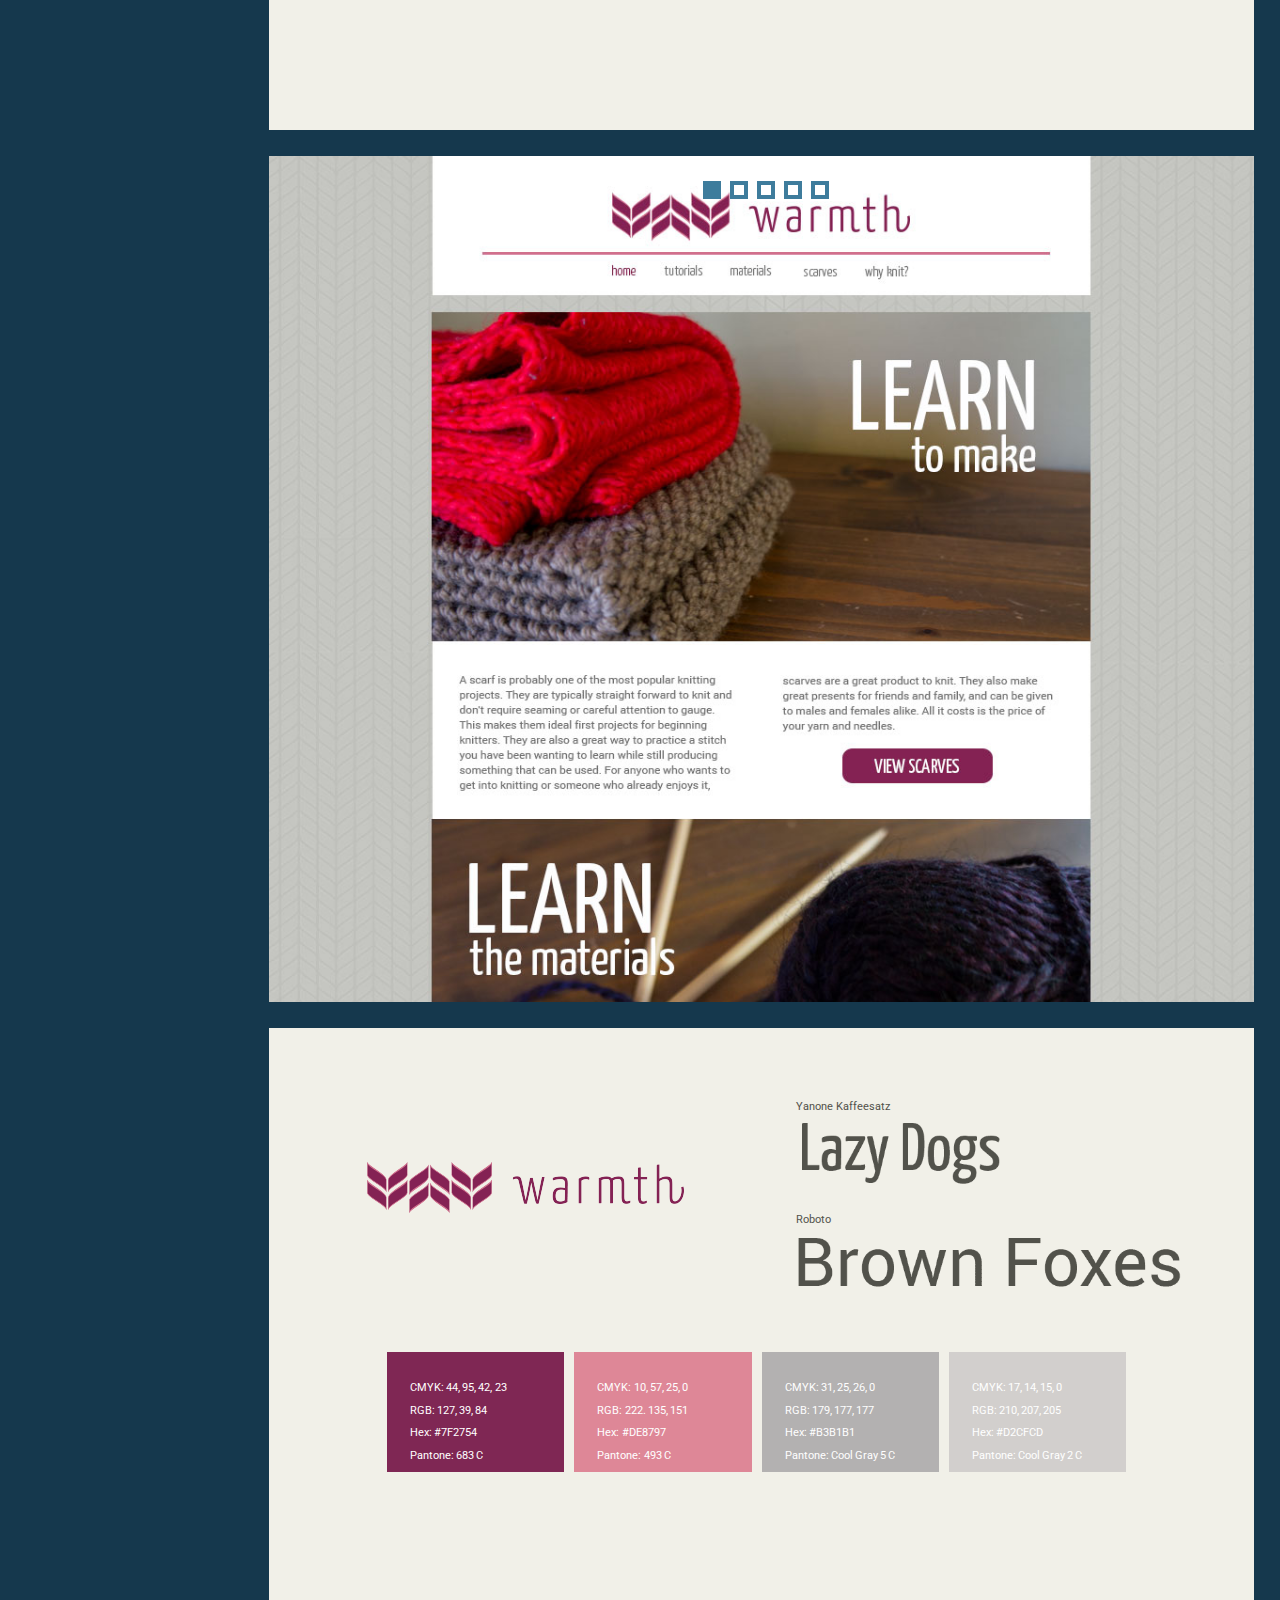
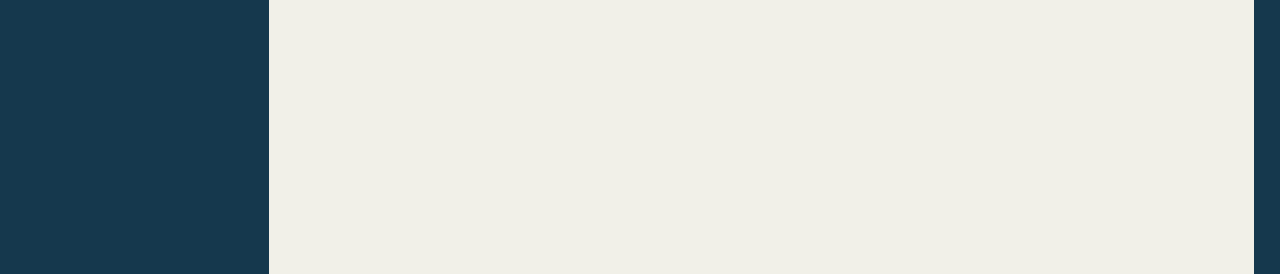
<file: warmth.html>
<!DOCTYPE html>
<html>
  
  <head>
    <meta charset="UTF-8">
    <meta name="viewport" content="width=device-width, height=device-height, initial-scale=1.0">
    <title>Ryann Green  |  Design + Develop</title>
    <link rel="icon" type="image/x-icon" href="favicon.ico" />
    <link rel="stylesheet" type="text/css" href="css/main.css">
    <meta name="keywords" content="Graphic Design, Design, Publication, Web Design, HTML, CSS, JavaScript, Wordpress, Baton Rouge, Louisiana, Freelance, Freelancer, Small Business, Local">
    <meta name="description" content="I am a graphic designer and web developer in the Baton Rouge/New Orleans area. I specialize in publication design and web sites for small businesses.">
    <meta name="author" content="Ryann Green">
    <link href='http://fonts.googleapis.com/css?family=Roboto:400,400italic' rel='stylesheet' type='text/css'>
    <script src="https://ajax.googleapis.com/ajax/libs/jquery/1.8.3/jquery.min.js"></script>
    <script>
  (function(i,s,o,g,r,a,m){i['GoogleAnalyticsObject']=r;i[r]=i[r]||function(){
  (i[r].q=i[r].q||[]).push(arguments)},i[r].l=1*new Date();a=s.createElement(o),
  m=s.getElementsByTagName(o)[0];a.async=1;a.src=g;m.parentNode.insertBefore(a,m)
  })(window,document,'script','//www.google-analytics.com/analytics.js','ga');

      ga('create', 'UA-59235137-1', 'auto');
      ga('send', 'pageview');

    </script>
  </head>
  
  <body>
    
    <div class="sidebar slide-menu">
      <a href="index.html"><img class="logo" src="img/personallogo.png" alt="Ryann Green Logo" height="100px"></a>
      <nav>
        <ul>
          <li class="close-menu"><img src="img/close.png" alt="Close Menu"></li>
          <li><a href="index.html">Work</a></li>
          <li><a href="about.html">About</a></li>
          <li><a href="contact.php">Contact</a></li>
          <!-- <li><a href="blog.html">Blog</a></li>-->
        </ul>
      </nav>
    </div>
    <div id="menubar">
      <img class="toggle-slide" src="img/menu.png" alt="Menu">
    </div>
    
    <div class="module main">
      <img class="intro" src="img/warmthhome.jpg" alt="Warmth Homepage">
      <div class="title">
        <ul>
          <li><img src="img/bracketblue.png" alt="Bracket" height="90%"></li>
          <li class="company" style="color:#3e7c9c;">Warmth<br> Knitting</li>
        </ul>
      </div>
      <div class="scroll">
        <p>Scroll Down</p>
        <img src="img/scroll.png" alt="Arrow">
      </div>
    </div>
    
    <div class="module project">
      <div class="project-info">
        <ul>
          <li class="proj-logo"><img src="img/warmthlogo.png" alt="Warmth Logo"></li>
          <li><img src="img/brackleft.png"></li>
            <ul class="skills">
              <li>Web Design</li>
              <li>Photography</li>
            </ul>
          <li><img src="img/brackright.png"></li>
        </ul>
      </div>
      <p>Warmth is a group that wants to share beginning knitting projects, as well as gather links to popular tutorials and stitches to avoid wasting time searching and spend that time learning instead. However, most sites dedicated to hobbies, while being full of helpful information and interesting facts, lack in the visual appeal. Warmth is different. Aesthetics are an important part of keeping a person’s attention and improving the user’s experience when interacting with a website. The goal of Warmth’s website was to create a site that held helpful information without giving up visual appearances. </p>
    </div>
    
    <div class="module slideshow website">
      <img id="1" class="active" src="img/warmhome.jpg" alt="Warmth Homepage"/>
      <img id="2" src="img/warmscarves.jpg" alt="Warmth Scarf Examples"/>
      <img id="3" src="img/warmmaterial.jpg" alt="Warmth Material List"/>
      <img id="4" src="img/warmtut.jpg" alt="Warmth Tutorial Stitches"/> 
      <img id="5" src="img/warmwhy.jpg" alt="Warmth Why Knit"/>
      <ul class="slideshow-select">
        <li><div class="active button but1"></div></li>
        <li><div class="button but2"></div></li>
        <li><div class="button but3"></div></li>
        <li><div class="button but4"></div></li>
        <li><div class="button but5"></div></li>
      </ul>
    </div>
    
    <div class="module wrap_up">
      <div class="image extras">
        <img src="img/warmthlogo.png" alt="Warmth Logo">
      </div>
      
      <div class="typeface extras">
        <ul>
          <li>Yanone Kaffeesatz<br>
            <img src="img/yanone.png"></li>
          <li>Roboto<br>
            <img src="img/roboto.png"></li>
        </ul>
      </div>
      
      <div class="s1-4 color" style="background: #7F2754;">
      <p>CMYK: 44, 95, 42, 23<br>
        RGB: 127, 39, 84<br>
        Hex: #7F2754<br>
        Pantone: 683 C</p>
      </div>
      <div class="s2-4 color" style="background: #DE8797;">
      <p>CMYK: 10, 57, 25, 0<br>
        RGB: 222. 135, 151<br>
        Hex: #DE8797<br>
        Pantone: 493 C</p>
      </div>
      <div class="s3-4 color" style="background: #B3B1B1;">
      <p>CMYK: 31, 25, 26, 0<br>
        RGB: 179, 177, 177<br>
        Hex: #B3B1B1<br>
        Pantone: Cool Gray 5 C</p>
      </div>
      <div class="s4-4 color" style="background: #D2CFCD;">
      <p>CMYK: 17, 14, 15, 0<br>
        RGB: 210, 207, 205<br>
        Hex: #D2CFCD<br>
        Pantone: Cool Gray 2 C</p>
      </div>
    </div>
    
    
    <script>
      // on click of button with class
      $(".but1").click(function() {
        // remove .active for unclicked
        $(".button").removeClass("active");
        $(".slideshow img").removeClass("active");
        // change css for button clicked
        $(".but1").addClass("active");
        // change z-index of image with class
        $("#1").addClass("active");
      });
      $(".but2").click(function() {
        $(".button").removeClass("active");
        $(".slideshow img").removeClass("active");
        $(".but2").addClass("active");
        $("#2").addClass("active");
      });
      $(".but3").click(function() {
        $(".button").removeClass("active");
        $(".slideshow img").removeClass("active");
        $(".but3").addClass("active");
        $("#3").addClass("active");
      });
      $(".but4").click(function() {
        $(".button").removeClass("active");
        $(".slideshow img").removeClass("active");
        $(".but4").addClass("active");
        $("#4").addClass("active");
      });
      $(".but5").click(function() {
        $(".button").removeClass("active");
        $(".slideshow img").removeClass("active");
        $(".but5").addClass("active");
        $("#5").addClass("active");
      });
      $(".but6").click(function() {
        $(".button").removeClass("active");
        $(".slideshow img").removeClass("active");
        $(".but6").addClass("active");
        $("#6").addClass("active");
      });
      
      // Click on .toggle slide
        $(".toggle-slide").click(function() {
          // Change .sidebar left css to 0px
          $(".sidebar").css("left", "0px");
        });
      // Click on .close-menu
        $(".close-menu").click(function() {
          // Change .sidebar left css to -300px
          $(".sidebar").css("left", "-300px");
        });
    </script>
    
  </body>
  
</html>
</file>
<file: css/main.css>
@font-face {
  font-family: 'Din';
  src: url('../type/din_bold.eot') format('embedded-opentype'),
       url('../type/din-bold.ttf') format('truetype');
}

* {
  margin: 0;
}

html, body {
  width: 100%;
  height: 100%;
}

body {
  background: #15384d;
  color: #52524b;
}

/* Sidebar Styles */

.sidebar {
  position: fixed;
  background: #3e7c9c;
  width: 18%;
  height: 95%;
  margin: 10px auto 10px 10px;
  margin-bottom: 15px;
  z-index: 100000;
  text-align: center;
}

.sidebar img {
  margin: auto;
  margin-top: 40px;
  margin-bottom: 30px;
}

nav ul {
  padding-left: 20%;
  text-align: left;
}

nav li {
  font-family: 'Din';
  list-style: none;
  margin-top: 35px;
}

nav li a {
  color: white;
  text-transform: uppercase;
  text-decoration: none;
  letter-spacing: .1em;
}

@media screen and (min-width:880px) {
  #menubar, .close-menu {
    display: none;
  }
}

@media screen and (max-width:880px) {
  #menubar {
    display: inline-block;
    margin-left: 10px;
    margin-top: 10px;
    position: fixed;
    z-index: 20000;
  }
  .sidebar {
    left: -600px;
    width: 40%;
    margin-top: 0px;
    height: 100%;
    margin-left: -5px;
  }
  .close-menu{
    margin-top: -15px;
  }
  .toggle-slide, .close-menu {
    cursor: pointer;
  }
}

@media screen and (min-width:550px) and (max-width:880px) {
  .sidebar {
    width: 25%;
  }
}


/* Module Styles */

.module {
  position: relative;
  background: #f1f0e8;
  width: 77%;
  height: 94%;
  float: right;
  margin: 1%;
  margin-right: 2%;
}

.module p {
  color: #52524b;
  font-family: 'Roboto';
  font-size: .8em;
  margin: 3% 13%;
  text-align: justify;
}

body .module:last-of-type {
  margin-bottom: 2%;
}

.module.main, .module.slideshow, .module.port {
  overflow: hidden;
  background: none;
}

.module.main .intro, .module.slideshow img, .module.port .work, .module.port a, figure.effect {
  min-width: 100%;
  height: 100%;
  max-height: 115%;
  position: absolute;
}

.module.main .intro, .module.slideshow img {
  z-index: -10000;
}

.module.port a {
  background-image: url('../img/fill.png');
  z-index: 10000;
}

.module.website {
  overflow: scroll;
}

.module.website img {
  width: 100%;
  height: auto;
  max-height: none;
}

.module.project, .module.wrap_up {
  height: auto;
  min-height: 94%;
}

@media screen and (max-width:880px) {
  .module {
    width: 90%;
    min-height: 94%;
    height: auto;
    padding: 20px 0px;
    margin: auto;
    margin-bottom: 40px;
    margin-left: 4%;
    float: none;
  }
  .module img {
    margin-left: -25%;
  }
  .module.website {
    overflow: hidden;
  }
  .module.website img, .module .proj-logo img {
    margin-left: 0;
  }
  .module.website img {
    min-width: 100%;
    width: auto;
    height: 100%;
    position: absolute;
  }
  .module .proj-logo img, .module .image img {
    max-width: 90%;
  }
}

@media screen and (max-width:730px) {
  .module img {
    margin-left: -40%;
  }
}

@media screen and (max-width:580px) {
  .module img {
    margin-left: -65%;
  }
}

@media screen and (max-width:500px) {
  .module img {
    margin-left: -85%;
  }
}


/* Hover Effect on Main Page */

figure, .project-info ul {
  -webkit-margin-before: 0;
  -webkit-margin-after: 0;
  -webkit-margin-start: 0;
  -webkit-margin-end: 0;
}

@media screen and (min-width: 800px) {

  figure.effect figcaption {
    bottom: 0;
    padding: 1em;
    height: 5em;
    background: #3e7c9c;
    color: #3c4a50;
    -webkit-transition: -webkit-transform 0.35s;
    transition: transform 0.35s;
    -webkit-transform: translate3d(0,100%,0);
    transform: translate3d(0,100%,0);
    position: absolute;
    min-width: 100%;
    z-index: 20000;
  }

  figure.effect h2 {
    font-family: 'Din';
    font-size: 3.5em;
    color: #fff;
    text-transform: uppercase;
    -webkit-margin-before: 0;
    -webkit-margin-after: 0;
    margin-left: 10%;
  }

  figure.effect p {
    color: #fff;
    font-size: .9em;
    font-style: italic;
    -webkit-margin-before: 0;
    -webkit-margin-after: 0;
    margin-top: -5px;
  }

  figure.effect h2,
  figure.effect p {
    -webkit-transition: -webkit-transform 0.35s;
    transition: transform 0.35s;
    -webkit-transform: translate3d(0,200%,0);
    transform: translate3d(0,200%,0);
  }

  figure.effect:hover figcaption,
  figure.effect:hover h2,
  figure.effect:hover p {
    -webkit-transform: translate3d(0,0,0);
    transform: translate3d(0,0,0);
  }

  figure.effect:hover h2 {
    -webkit-transition-delay: 0.05s;
    transition-delay: 0.05s;
  }

  figure.effect:hover p {
    -webkit-transition-delay: 0.1s;
    transition-delay: 0.1s;
  }
}

@media screen and (max-width:800px) {
    figure.effect figcaption {
    bottom: 0;
    padding: 1em;
    height: 5em;
    background: #3e7c9c;
    color: #3c4a50;
    position: absolute;
    min-width: 100%;
    z-index: 20000;
  }

  figure.effect h2 {
    font-family: 'Din';
    font-size: 3em;
    color: #fff;
    text-transform: uppercase;
    -webkit-margin-before: 0;
    -webkit-margin-after: 0;
    margin-left: 10%;
  }

  figure.effect p {
    color: #fff;
    font-size: .9em;
    font-style: italic;
    -webkit-margin-before: 0;
    -webkit-margin-after: 0;
    margin-top: -5px;
  }
}

@media screen and (max-width:690px) {
  figure.effect h2 {
    font-size: 2.5em;
  }
  figure.effect p {
    word-spacing: .005em;
  }
}

@media screen and (max-width:580px) {
  figure.effect h2 {
    font-size: 2em;
    margin-bottom: 5px;
    line-height: .9em;
  }
}


/* Work Page Styles */

/* Introduction Module */

.title ul li img {
  height: 230px;
}

.title li, .project-info li, .slideshow-select li, .typeface li {
  list-style: none;
  display: inline-block;
  font-family: 'Din';
  font-size: 5em;
  line-height: 1em;
  color: white;
  vertical-align: middle;
  margin-top: 8%;
}

.scroll p {
  font-family: 'Roboto';
  font-style: italic;
  font-size: .8em;
  color: white;
  text-align: center;
  -webkit-margin-before: 0;
  -webkit-margin-after: 0;
  margin-bottom: 5px;
}

.scroll {
  position: absolute;
  width: 200px;
  text-align: center;
  bottom: 15px;
  margin-left: 40%;
}

.scroll img {
  width: 33px;
}

@media screen and (max-width:880px) {
  .scroll img {
    margin-left: auto;
  }
}

@media screen and (max-width:730px) {
  .scroll {
    width: 90px;
  }
}

@media screen and (max-width:680px) {
  .title li {
    font-size: 3.5em;
  }
  .company {
    margin-left: -25px;
  }
  .title ul li img {
    height: 180px;
  }
}

@media screen and (max-width:480px) {
  .title li {
    font-size: 2.5em;
  }
  .title ul li img {
    height: 140px;
  }
}


/* Project Module */

.project-info {
  text-align: center;
}

.project-info li, .skills {
  vertical-align: middle;
}

.project-info li.proj-logo {
  font-size: 3em;
  margin-right: 40px;
  text-align: left;
  color: #52524b;
}

.project-desc a {
  color: #3e7c9c;
  text-decoration: none;
  font-weight: bold;
}

.skills {
  display: inline-block;
  padding-left: 0;
  position: relative;
  top: 30px;
}

.skills li {
  font-family: 'Roboto', sans-serif;
  font-size: .8em;
  font-style: italic;
  color: #3e7c9c;
  display: block;
  margin-top: 5px;
}

@media screen and (max-width: 690px) {
  .project-info li.proj-logo {
    width: 100%;
  }
  .project-info li.proj-logo img {
    display: block;
    text-align: center;
    margin-left: 10%;
  }
  .skills {
    left: -10px;
  }
}

/* Slideshow Module */

.slideshow-select {
  position: absolute;
  bottom: 15px;
  left: 40%;
}

.slideshow img {
  left: -10000px;
}

.website .slideshow-select {
  top: 15px;
}

.button {
  width: 10px;
  height: 10px;
  border: 4px solid #3e7c9c;
  cursor: pointer;
  margin-right: 5px;
}

.active.button {
  background: #3e7c9c;
}

.slideshow img.active, .photos img.active, .website img.active {
  z-index: -1000;
  left: 0;
}

@media screen and (max-width:880px) {
  .module.website .slideshow-select {
    top: auto;
    bottom: 15px;
  }
}

@media screen and (max-width:760px) {
  .slideshow-select {
    left: 30%;
  }
}

/* Wrap Up Module */

.extras {
  display: inline-block;
  width: 35%;
  margin-top: 5%;
  margin-bottom: 1%;
  vertical-align: middle;
}

.extras ul li img {
  height: 75px;
}

.image {
  margin-left: 10%;
}

.typeface {
  margin-left: 40px;
}

.typeface li {
  color: #52524b;
  font-family: 'Roboto';
  font-size: .7em;
}

.color {
  display: inline-block;
  height: 20%;
  vertical-align: middle;
  margin-right: -10px;
  margin-top: 40px;
  margin-bottom: 10px;
}

.color p {
  color: white;
  font-family: 'Roboto';
  font-size: .7em;
  line-height: 2em;
  margin-top: 25px;
  word-spacing: -.08em;
}

.color-light p {
  color: #444;
}

.m1-3, .s1-4, .s1-2 {
  margin-left: 12%;
}

.m1-3 {
  width: 40%;
}

.m2-3, .m3-3, .s1-4, .s2-4, .s3-4, .s4-4 {
  width: 18%;
}

.s1-4, .s2-4, .s3-4, .s4-4, .s1-2, .s2-2 {
  margin-right: .6%;
}

.s1-2, .s2-2 {
  width: 36%;
}

@media screen and (max-width:1130px) {
  .extras ul li img {
    width: 170px;
    height: auto;
  }
  .image img {
    margin-top: 20px;
    max-width: 280px;
    margin-left: 25px;
  }
}

@media screen and (max-width:730px) {
  .module .image img {
    margin-left: 10%;
    display: block;
    min-width: 70%;
  }
  .module .extras img {
    margin-left: auto;
  }
}

@media screen and (max-width:700px) {
  .module .image img, .extras {
    display: block;
  }
  .extras ul li img {
    width: 220px;
  }
}

@media screen and (max-width:680px) {
  .color p {
    font-size: .6em;
  }
}

/* About Module */

.module.about p {
  margin: 10% 20%;
  line-height: 1.5em;
}

.about a {
  color: #3e7c9c;
  text-decoration: none;
}

/* Mail Module */

.left, .right {
  vertical-align: text-top;
}

.left p {
  margin: 45px 20% 45px;
}

.left {
  display: inline-block;
  width: 35%;
}

.right {
  display: inline-block;
  width: 60%;
  float: right;
}

form {
  margin: 45px 7% 45px;
  padding-right: 10%;
}

table, input, textarea {
  width: 100%;
}

label {
  font-family: 'Roboto', sans-serif;
  font-size: .8em;
}

input, textarea {
  background: white;
  border: none;
  margin-bottom: 5px;
}

input.submit {
  background: #15384d;
  color: white;
  cursor: pointer;
  width: 30%;
  min-width: 45px;
}

.mail a {
  text-decoration: none;
  color: #3e7c9c;
  font-family: 'Roboto', sans-serif;
  font-size: .8em;
}

.mail a:hover {
  font-style: italic;
}

@media screen and (max-width:770px) {
  .right, .left {
    display: block;
    width: 70%;
    margin: auto;
  }
  .right {
    float: none;
  }
  .module.mail img {
    margin-left: auto;
  }
}

@media screen and (max-width:675px) {
  .right, .left {
    width: 95%;
  }
}
</file>
